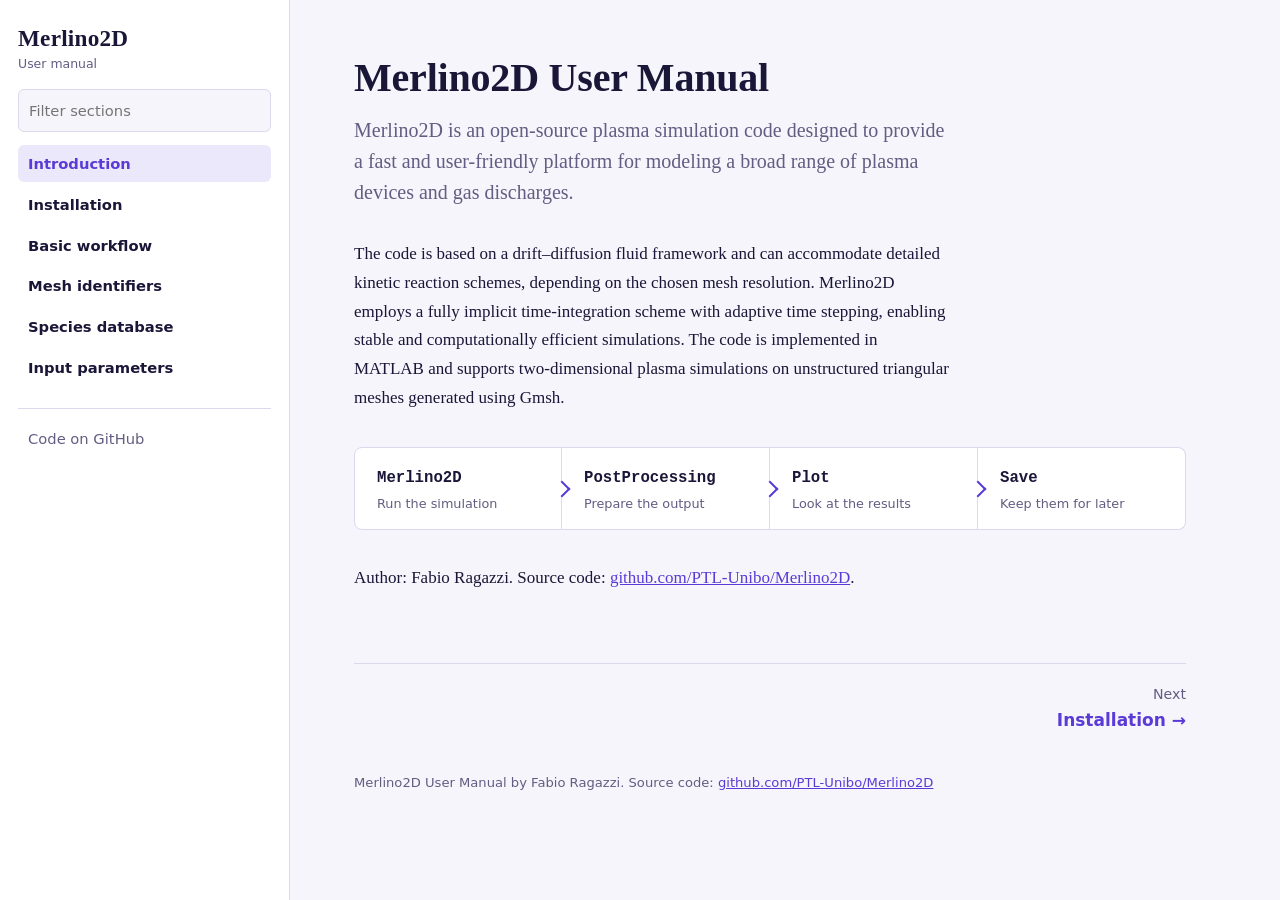
<file: index.html>
<!doctype html>
<html lang="en">
<head>
<meta charset="utf-8">
<meta name="viewport" content="width=device-width, initial-scale=1">
<title>Merlino2D User Manual</title>
<meta name="description" content="User manual for Merlino2D, an open-source MATLAB code for two-dimensional plasma simulation.">
<link rel="stylesheet" href="assets/vendor/katex/katex.min.css">
<link rel="stylesheet" href="assets/style.css">
</head>
<body data-page="index.html">
<header class="topbar"><a href="index.html">Merlino2D</a><button id="menu-btn" type="button" aria-expanded="false" aria-controls="sidebar">Menu</button></header>
<div class="layout">
<aside id="sidebar" aria-label="Site navigation"><noscript><a href="index.html">Introduction</a></noscript></aside>
<main id="content">
<h1>Merlino2D User Manual</h1>
<p class="lede">Merlino2D is an open-source plasma simulation code designed to provide a fast and user-friendly platform for modeling a broad range of plasma devices and gas discharges.</p>
<p>The code is based on a drift–diffusion fluid framework and can accommodate detailed kinetic reaction schemes, depending on the chosen mesh resolution. Merlino2D employs a fully implicit time-integration scheme with adaptive time stepping, enabling stable and computationally efficient simulations. The code is implemented in MATLAB and supports two-dimensional plasma simulations on unstructured triangular meshes generated using Gmsh.</p>
<ol class="pipeline" aria-label="Typical workflow">
<li><a href="basic-workflow.html#core-functions">Merlino2D</a><span>Run the simulation</span></li>
<li><a href="basic-workflow.html#post-processing">PostProcessing</a><span>Prepare the output</span></li>
<li><a href="basic-workflow.html#plot">Plot</a><span>Look at the results</span></li>
<li><a href="basic-workflow.html#save">Save</a><span>Keep them for later</span></li>
</ol>
<p>Author: Fabio Ragazzi. Source code: <a href="https://github.com/PTL-Unibo/Merlino2D">github.com/PTL-Unibo/Merlino2D</a>.</p>
<div class="pager" id="pager"></div>
<footer class="site">Merlino2D User Manual by Fabio Ragazzi. Source code: <a href="https://github.com/PTL-Unibo/Merlino2D">github.com/PTL-Unibo/Merlino2D</a></footer>
</main>
</div>
<script defer src="assets/vendor/katex/katex.min.js"></script>
<script defer src="assets/vendor/katex/auto-render.min.js"></script>
<script defer src="assets/site.js"></script>
</body>
</html>
</file>
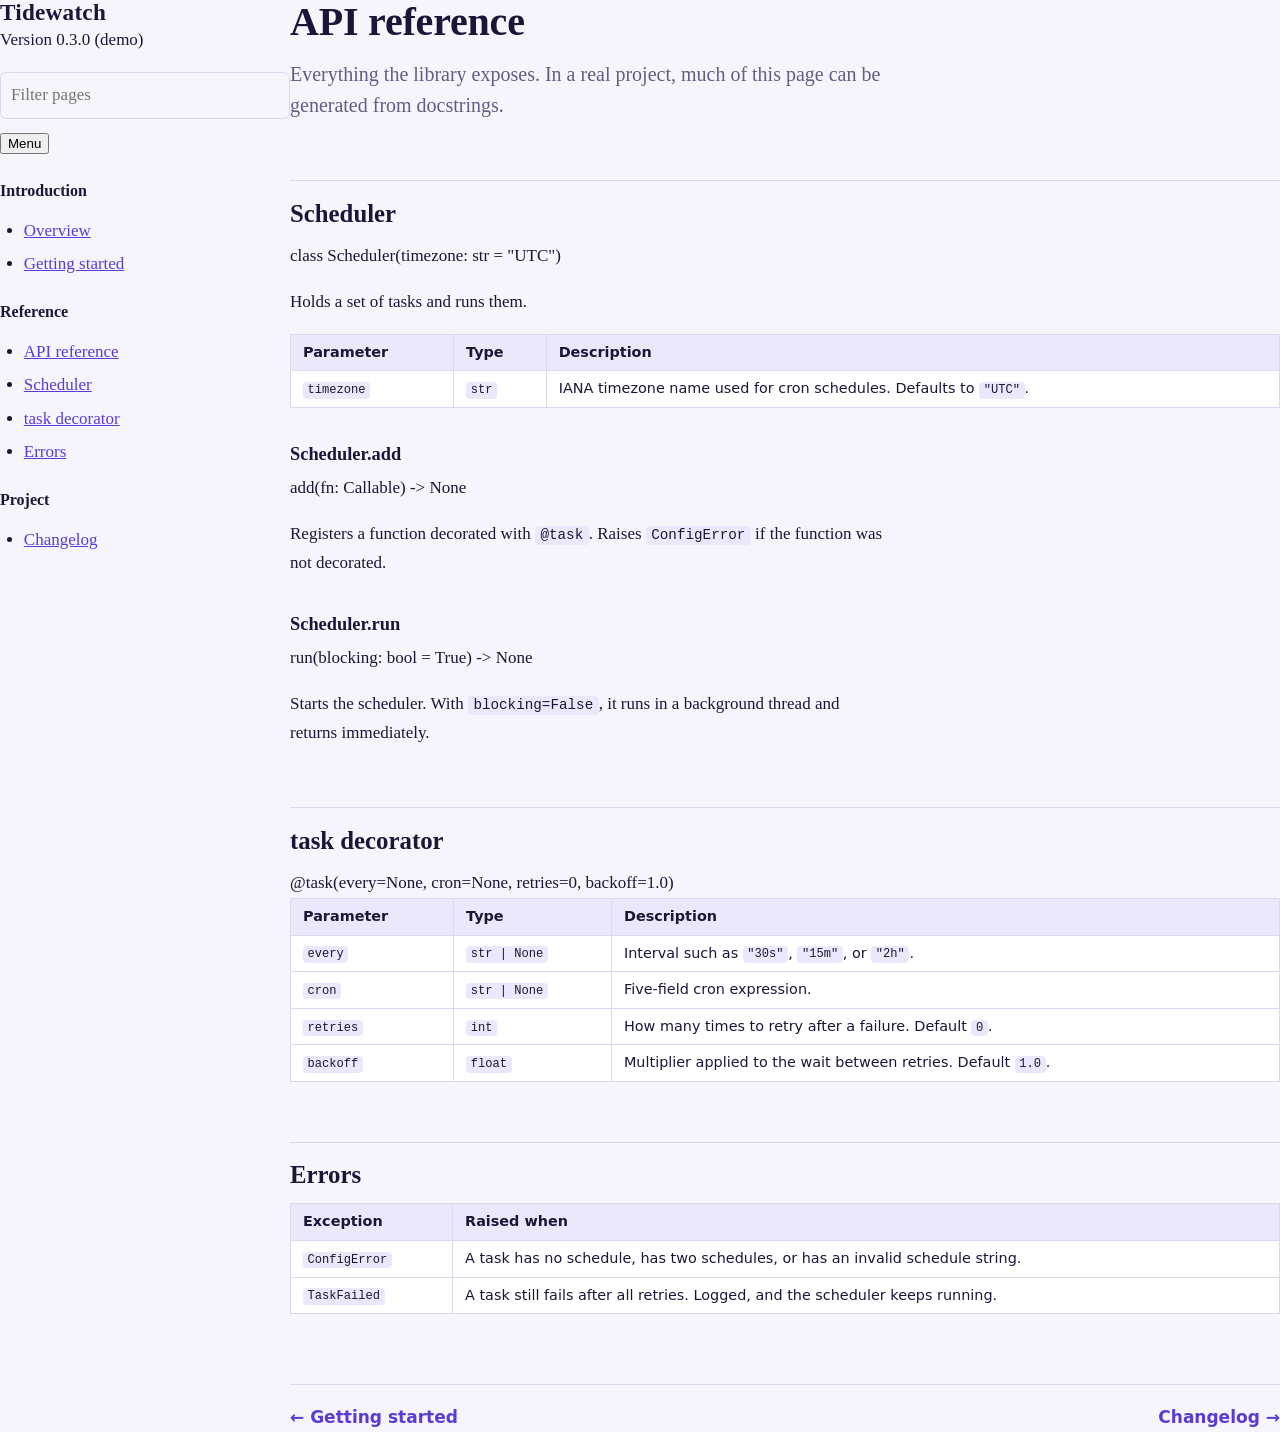
<file: api-reference.html>
<!doctype html>
<html lang="en">
<head>
<meta charset="utf-8">
<meta name="viewport" content="width=device-width, initial-scale=1">
<title>API reference · Tidewatch docs</title>
<link rel="stylesheet" href="assets/style.css">
</head>
<body>
<div class="layout">
  <aside class="sidebar">
    <a class="brand" href="index.html">Tidewatch</a>
    <div class="version">Version 0.3.0 (demo)</div>
    <input id="filter" class="filter" type="search" placeholder="Filter pages" aria-label="Filter pages">
    <button id="menu-btn" class="menu-btn" type="button">Menu</button>
    <nav><h4>Introduction</h4><ul><li class=""><a href="index.html">Overview</a></li><li class=""><a href="getting-started.html">Getting started</a></li></ul><h4>Reference</h4><ul><li class=""><a href="api-reference.html" aria-current="page">API reference</a></li><li class="sub"><a href="api-reference.html#scheduler">Scheduler</a></li><li class="sub"><a href="api-reference.html#task">task decorator</a></li><li class="sub"><a href="api-reference.html#errors">Errors</a></li></ul><h4>Project</h4><ul><li class=""><a href="changelog.html">Changelog</a></li></ul></nav>
  </aside>
  <main>

<h1>API reference</h1>
<p class="lede">Everything the library exposes. In a real project, much of this page can be generated from docstrings.</p>

<h2 id="scheduler">Scheduler</h2>
<div class="sig">class Scheduler(timezone: str = "UTC")</div>
<p>Holds a set of tasks and runs them.</p>
<table>
<tr><th>Parameter</th><th>Type</th><th>Description</th></tr>
<tr><td><code>timezone</code></td><td><code>str</code></td><td>IANA timezone name used for cron schedules. Defaults to <code>"UTC"</code>.</td></tr>
</table>

<h3 id="scheduler-add">Scheduler.add</h3>
<div class="sig">add(fn: Callable) -&gt; None</div>
<p>Registers a function decorated with <code>@task</code>. Raises <code>ConfigError</code> if the function was not decorated.</p>

<h3 id="scheduler-run">Scheduler.run</h3>
<div class="sig">run(blocking: bool = True) -&gt; None</div>
<p>Starts the scheduler. With <code>blocking=False</code>, it runs in a background thread and returns immediately.</p>

<h2 id="task">task decorator</h2>
<div class="sig">@task(every=None, cron=None, retries=0, backoff=1.0)</div>
<table>
<tr><th>Parameter</th><th>Type</th><th>Description</th></tr>
<tr><td><code>every</code></td><td><code>str | None</code></td><td>Interval such as <code>"30s"</code>, <code>"15m"</code>, or <code>"2h"</code>.</td></tr>
<tr><td><code>cron</code></td><td><code>str | None</code></td><td>Five-field cron expression.</td></tr>
<tr><td><code>retries</code></td><td><code>int</code></td><td>How many times to retry after a failure. Default <code>0</code>.</td></tr>
<tr><td><code>backoff</code></td><td><code>float</code></td><td>Multiplier applied to the wait between retries. Default <code>1.0</code>.</td></tr>
</table>

<h2 id="errors">Errors</h2>
<table>
<tr><th>Exception</th><th>Raised when</th></tr>
<tr><td><code>ConfigError</code></td><td>A task has no schedule, has two schedules, or has an invalid schedule string.</td></tr>
<tr><td><code>TaskFailed</code></td><td>A task still fails after all retries. Logged, and the scheduler keeps running.</td></tr>
</table>

    <div class="pager"><a href="getting-started.html">&larr; Getting started</a><a href="changelog.html">Changelog &rarr;</a></div>
  </main>
</div>
<script src="assets/site.js"></script>
</body>
</html>
</file>
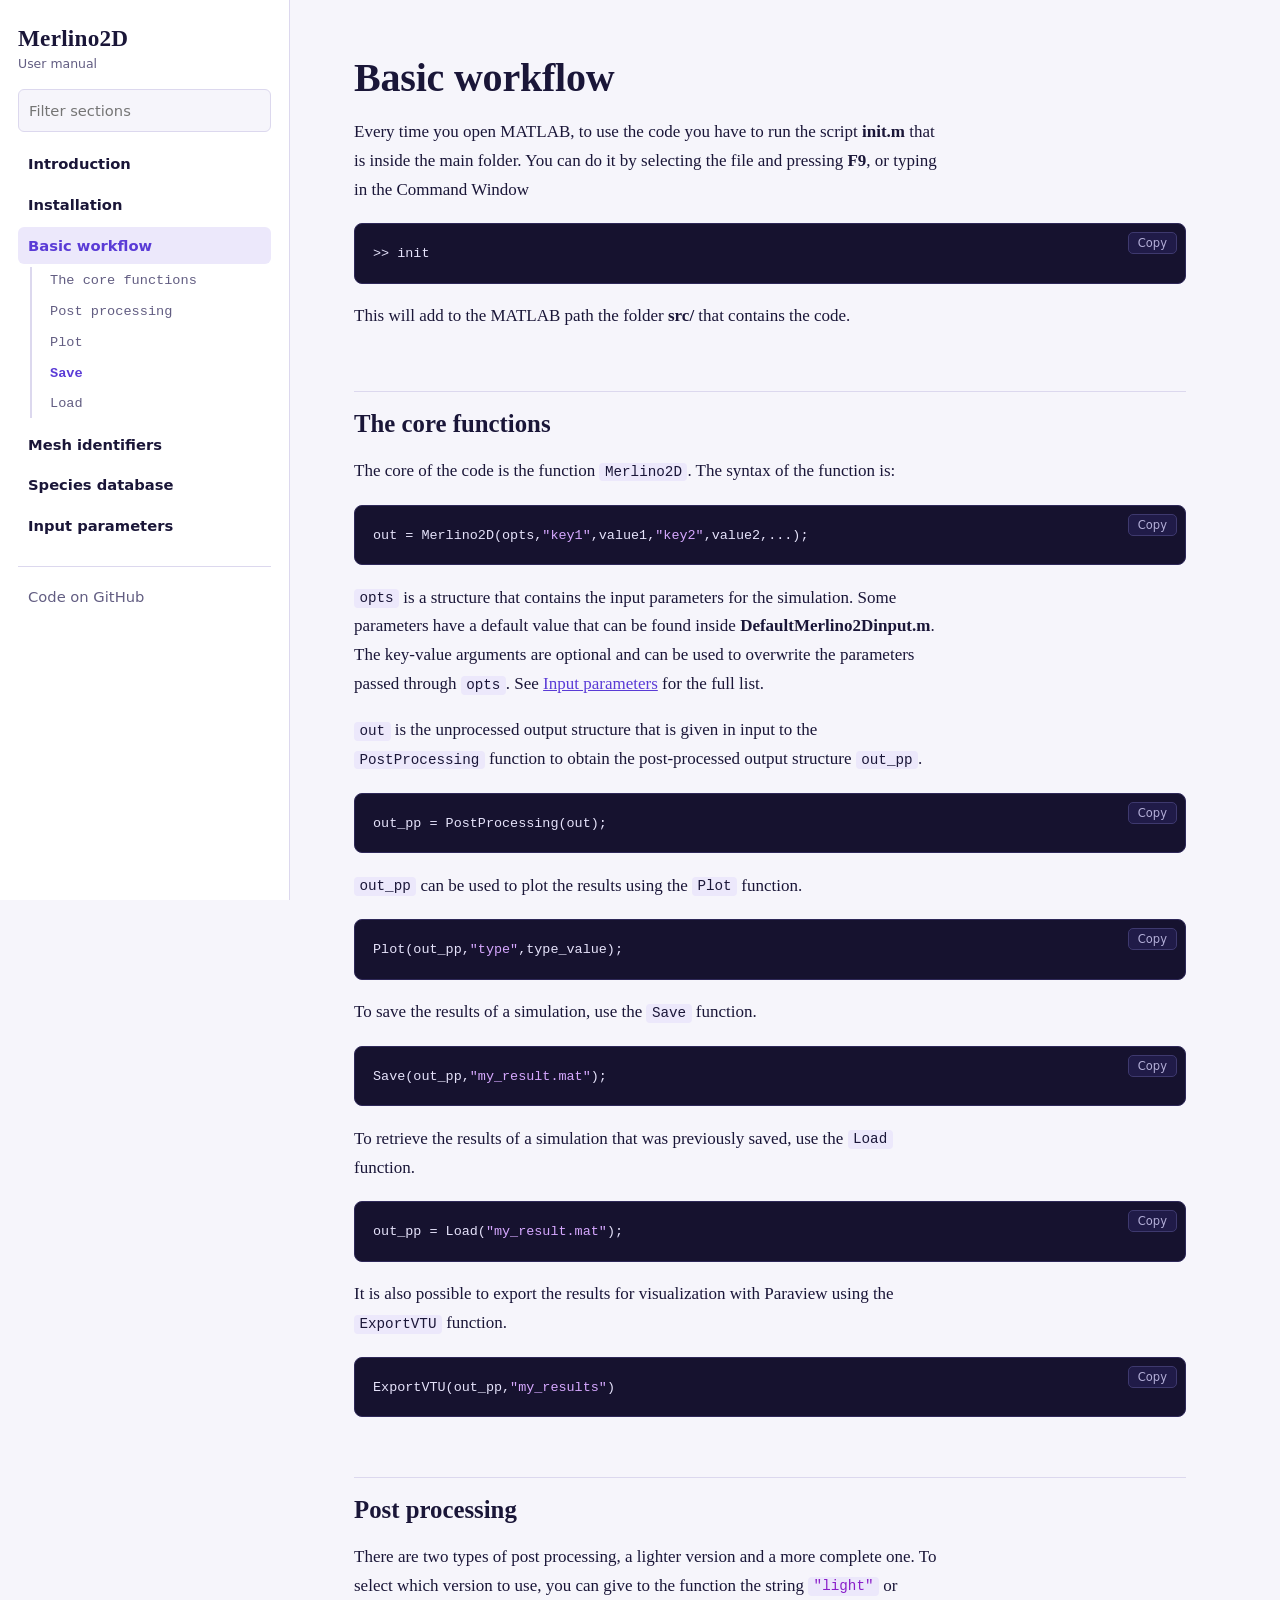
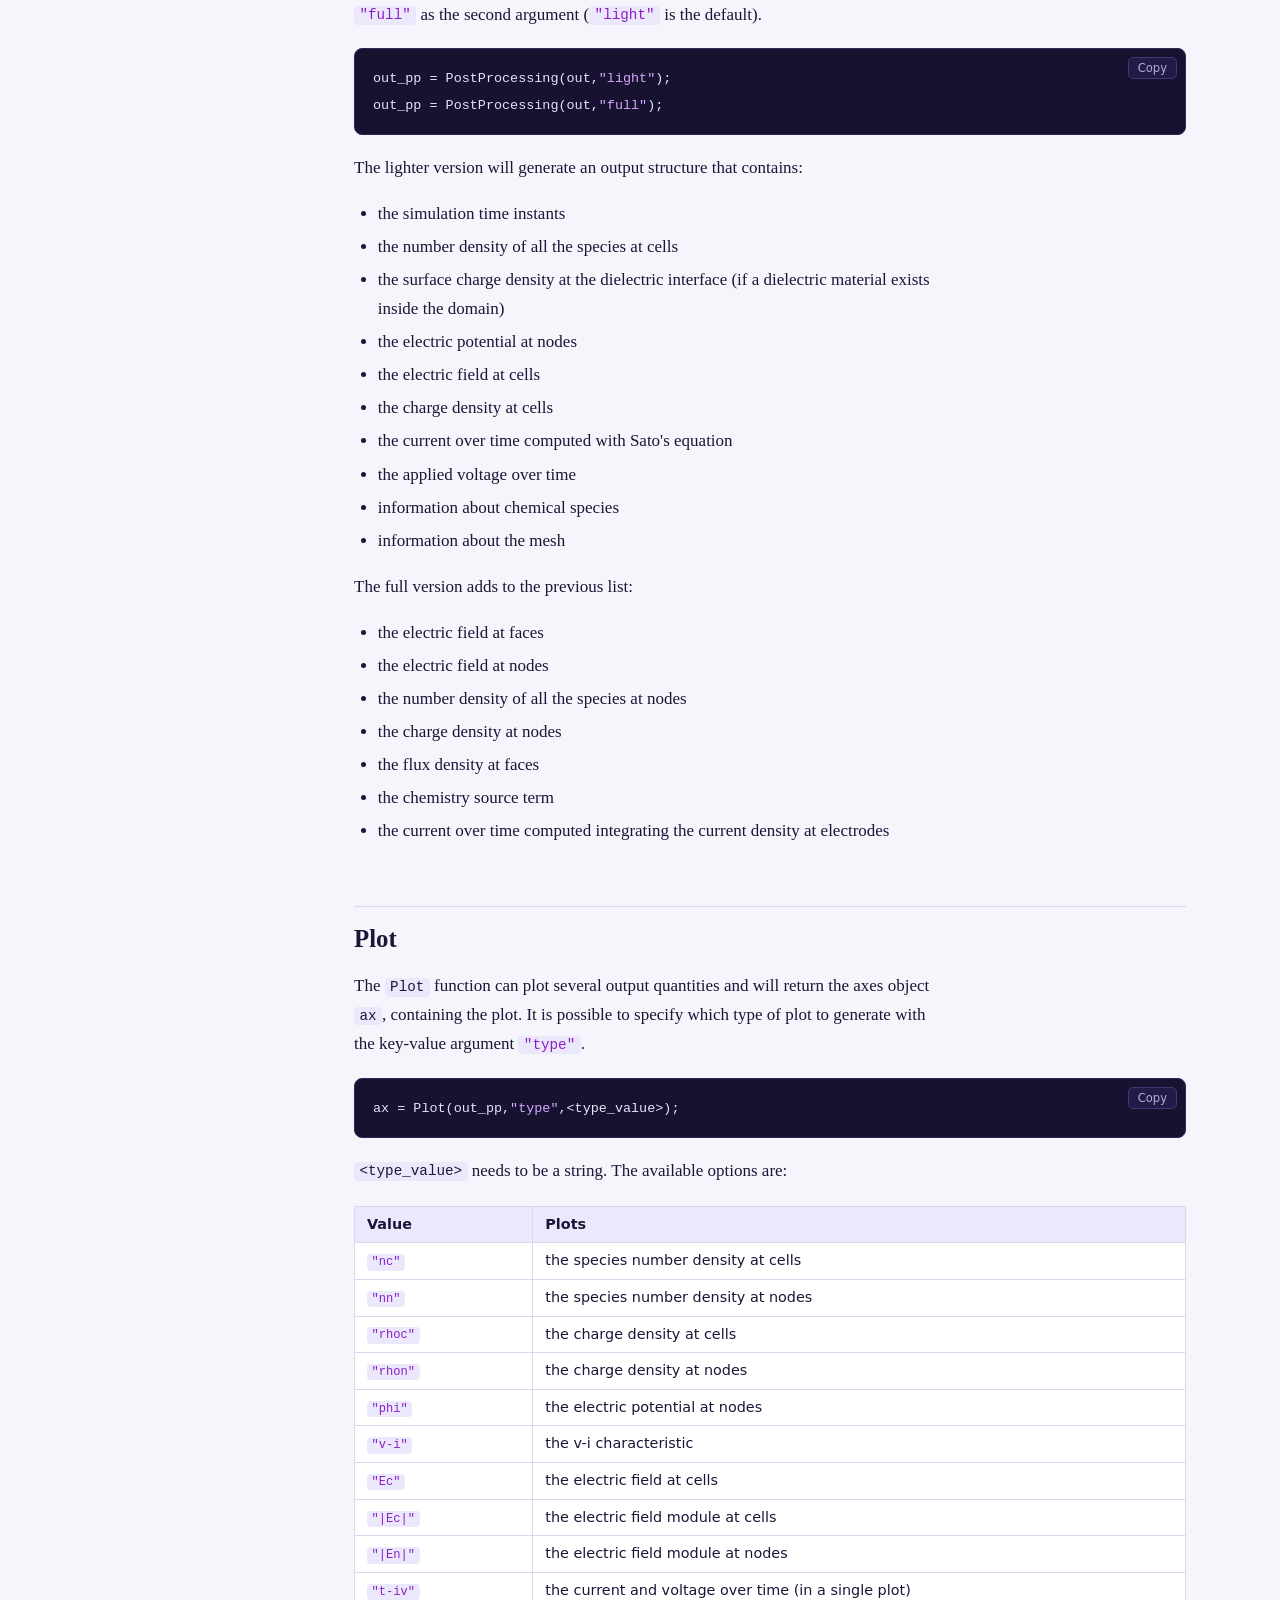
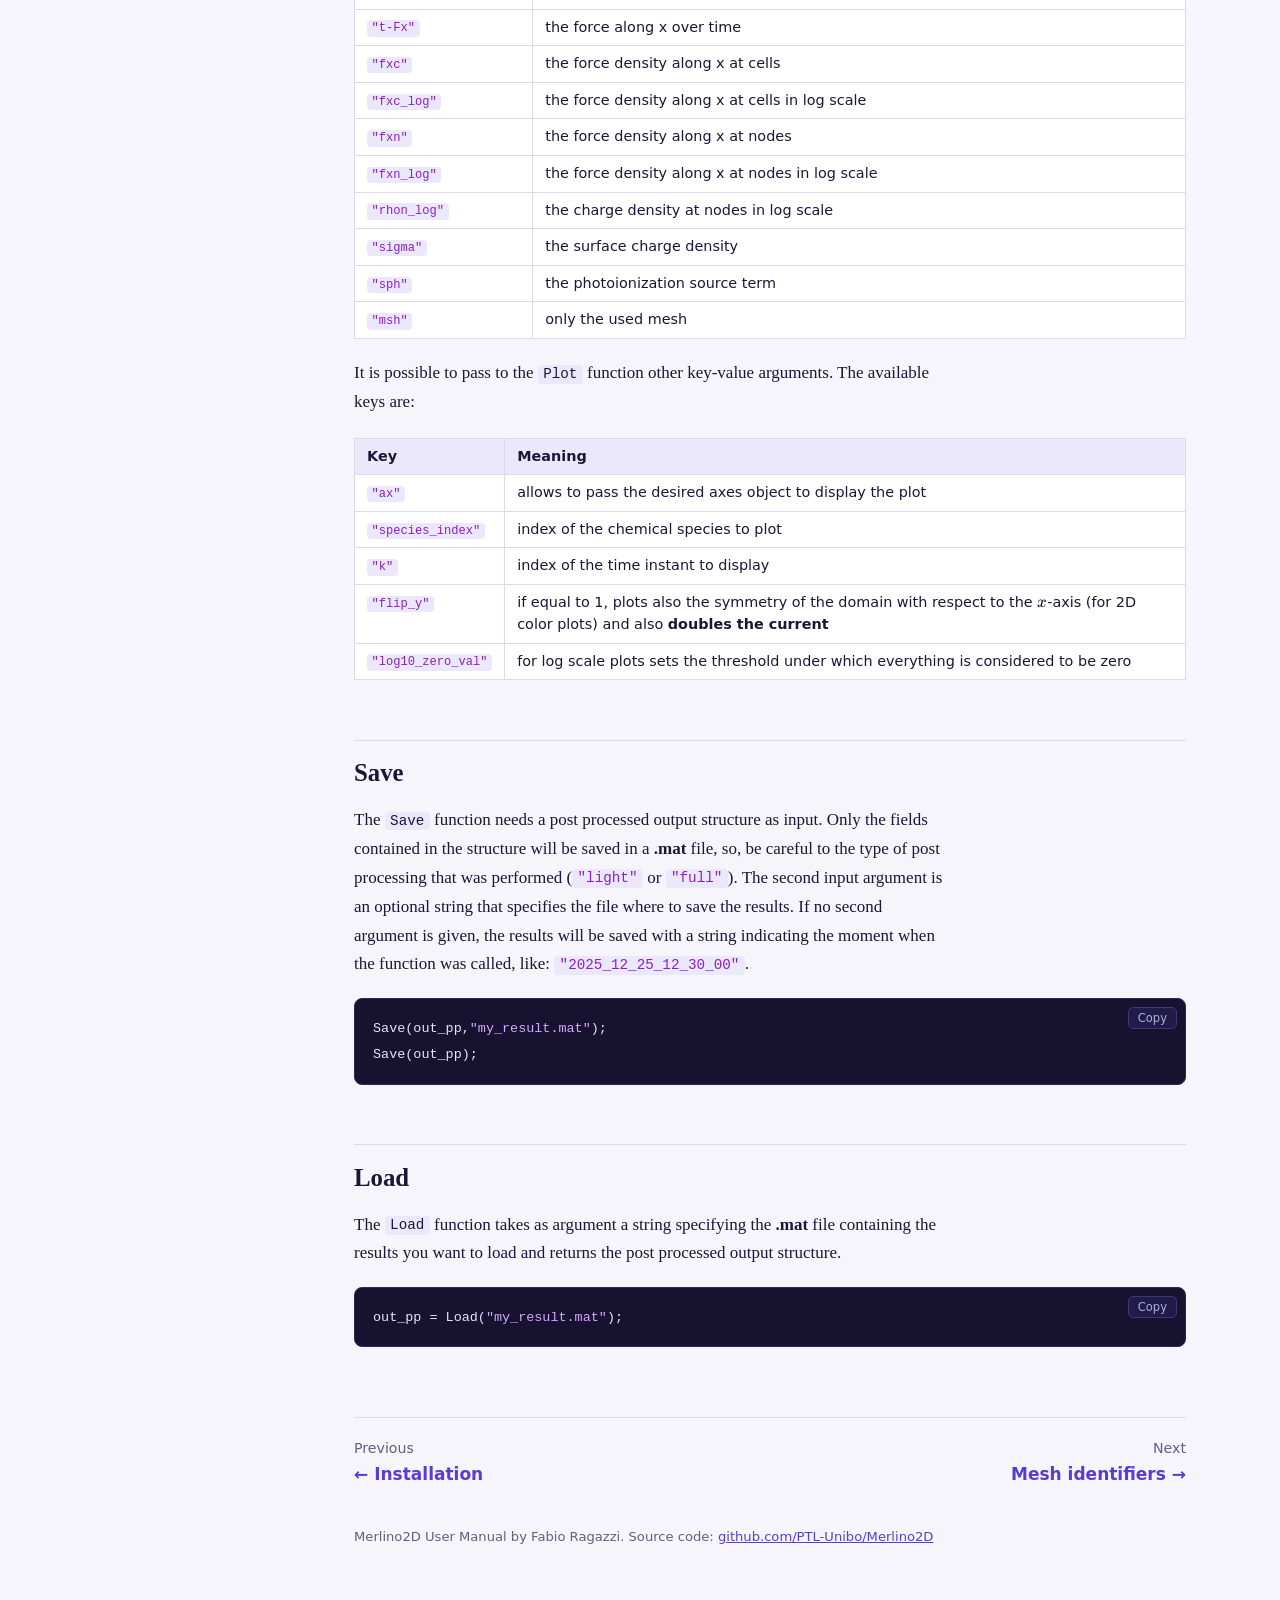
<file: basic-workflow.html>
<!doctype html>
<html lang="en">
<head>
<meta charset="utf-8">
<meta name="viewport" content="width=device-width, initial-scale=1">
<title>Basic workflow · Merlino2D User Manual</title>
<meta name="description" content="The main Merlino2D functions: running, post-processing, plotting, saving and loading.">
<link rel="stylesheet" href="assets/vendor/katex/katex.min.css">
<link rel="stylesheet" href="assets/style.css">
</head>
<body data-page="basic-workflow.html">
<header class="topbar"><a href="index.html">Merlino2D</a><button id="menu-btn" type="button" aria-expanded="false" aria-controls="sidebar">Menu</button></header>
<div class="layout">
<aside id="sidebar" aria-label="Site navigation"><noscript><a href="index.html">Introduction</a></noscript></aside>
<main id="content">
<h1>Basic workflow</h1>
<p>Every time you open MATLAB, to use the code you have to run the script <strong>init.m</strong> that is inside the main folder. You can do it by selecting the file and pressing <strong>F9</strong>, or typing in the Command Window</p>
<pre><code class="language-matlab">&gt;&gt; init</code></pre>
<p>This will add to the MATLAB path the folder <strong>src/</strong> that contains the code.</p>
<h2 id="core-functions">The core functions</h2>
<p>The core of the code is the function <code class="m">Merlino2D</code>. The syntax of the function is:</p>
<pre><code class="language-matlab">out = Merlino2D(opts,"key1",value1,"key2",value2,...);</code></pre>
<p><code class="m">opts</code> is a structure that contains the input parameters for the simulation. Some parameters have a default value that can be found inside <strong>DefaultMerlino2Dinput.m</strong>. The key-value arguments are optional and can be used to overwrite the parameters passed through <code class="m">opts</code>. See <a href="input-parameters.html">Input parameters</a> for the full list.</p>
<p><code class="m">out</code> is the unprocessed output structure that is given in input to the <code class="m">PostProcessing</code> function to obtain the post-processed output structure <code class="m">out_pp</code>.</p>
<pre><code class="language-matlab">out_pp = PostProcessing(out);</code></pre>
<p><code class="m">out_pp</code> can be used to plot the results using the <code class="m">Plot</code> function.</p>
<pre><code class="language-matlab">Plot(out_pp,"type",type_value);</code></pre>
<p>To save the results of a simulation, use the <code class="m">Save</code> function.</p>
<pre><code class="language-matlab">Save(out_pp,"my_result.mat");</code></pre>
<p>To retrieve the results of a simulation that was previously saved, use the <code class="m">Load</code> function.</p>
<pre><code class="language-matlab">out_pp = Load("my_result.mat");</code></pre>
<p>It is also possible to export the results for visualization with Paraview using the <code class="m">ExportVTU</code> function.</p>
<pre><code class="language-matlab">ExportVTU(out_pp,"my_results")</code></pre>
<h2 id="post-processing">Post processing</h2>
<p>There are two types of post processing, a lighter version and a more complete one. To select which version to use, you can give to the function the string <code class="m">"light"</code> or <code class="m">"full"</code> as the second argument (<code class="m">"light"</code> is the default).</p>
<pre><code class="language-matlab">out_pp = PostProcessing(out,"light");
out_pp = PostProcessing(out,"full");</code></pre>
<p>The lighter version will generate an output structure that contains:</p>
<ul><li>the simulation time instants</li><li>the number density of all the species at cells</li><li>the surface charge density at the dielectric interface (if a dielectric material exists inside the domain)</li><li>the electric potential at nodes</li><li>the electric field at cells</li><li>the charge density at cells</li><li>the current over time computed with Sato's equation</li><li>the applied voltage over time</li><li>information about chemical species</li><li>information about the mesh</li></ul>
<p>The full version adds to the previous list:</p>
<ul><li>the electric field at faces</li><li>the electric field at nodes</li><li>the number density of all the species at nodes</li><li>the charge density at nodes</li><li>the flux density at faces</li><li>the chemistry source term</li><li>the current over time computed integrating the current density at electrodes</li></ul>
<h2 id="plot">Plot</h2>
<p>The <code class="m">Plot</code> function can plot several output quantities and will return the axes object <code class="m">ax</code>, containing the plot. It is possible to specify which type of plot to generate with the key-value argument <code class="m">"type"</code>.</p>
<pre><code class="language-matlab">ax = Plot(out_pp,"type",&lt;type_value&gt;);</code></pre>
<p><code class="m">&lt;type_value&gt;</code> needs to be a string. The available options are:</p>
<div class='table-wrap'><table><thead><tr><th>Value</th><th>Plots</th></tr></thead><tbody><tr><td><code class="m">"nc"</code></td><td>the species number density at cells</td></tr><tr><td><code class="m">"nn"</code></td><td>the species number density at nodes</td></tr><tr><td><code class="m">"rhoc"</code></td><td>the charge density at cells</td></tr><tr><td><code class="m">"rhon"</code></td><td>the charge density at nodes</td></tr><tr><td><code class="m">"phi"</code></td><td>the electric potential at nodes</td></tr><tr><td><code class="m">"v-i"</code></td><td>the v-i characteristic</td></tr><tr><td><code class="m">"Ec"</code></td><td>the electric field at cells</td></tr><tr><td><code class="m">"|Ec|"</code></td><td>the electric field module at cells</td></tr><tr><td><code class="m">"|En|"</code></td><td>the electric field module at nodes</td></tr><tr><td><code class="m">"t-iv"</code></td><td>the current and voltage over time (in a single plot)</td></tr><tr><td><code class="m">"t-Fx"</code></td><td>the force along x over time</td></tr><tr><td><code class="m">"fxc"</code></td><td>the force density along x at cells</td></tr><tr><td><code class="m">"fxc_log"</code></td><td>the force density along x at cells in log scale</td></tr><tr><td><code class="m">"fxn"</code></td><td>the force density along x at nodes</td></tr><tr><td><code class="m">"fxn_log"</code></td><td>the force density along x at nodes in log scale</td></tr><tr><td><code class="m">"rhon_log"</code></td><td>the charge density at nodes in log scale</td></tr><tr><td><code class="m">"sigma"</code></td><td>the surface charge density</td></tr><tr><td><code class="m">"sph"</code></td><td>the photoionization source term</td></tr><tr><td><code class="m">"msh"</code></td><td>only the used mesh</td></tr></tbody></table></div>
<p>It is possible to pass to the <code class="m">Plot</code> function other key-value arguments. The available keys are:</p>
<div class='table-wrap'><table><thead><tr><th>Key</th><th>Meaning</th></tr></thead><tbody><tr><td><code class="m">"ax"</code></td><td>allows to pass the desired axes object to display the plot</td></tr><tr><td><code class="m">"species_index"</code></td><td>index of the chemical species to plot</td></tr><tr><td><code class="m">"k"</code></td><td>index of the time instant to display</td></tr><tr><td><code class="m">"flip_y"</code></td><td>if equal to 1, plots also the symmetry of the domain with respect to the \(x\)-axis (for 2D color plots) and also <strong>doubles the current</strong></td></tr><tr><td><code class="m">"log10_zero_val"</code></td><td>for log scale plots sets the threshold under which everything is considered to be zero</td></tr></tbody></table></div>
<h2 id="save">Save</h2>
<p>The <code class="m">Save</code> function needs a post processed output structure as input. Only the fields contained in the structure will be saved in a <strong>.mat</strong> file, so, be careful to the type of post processing that was performed (<code class="m">"light"</code> or <code class="m">"full"</code>). The second input argument is an optional string that specifies the file where to save the results. If no second argument is given, the results will be saved with a string indicating the moment when the function was called, like: <code class="m">"2025_12_25_12_30_00"</code>.</p>
<pre><code class="language-matlab">Save(out_pp,"my_result.mat");
Save(out_pp);</code></pre>
<h2 id="load">Load</h2>
<p>The <code class="m">Load</code> function takes as argument a string specifying the <strong>.mat</strong> file containing the results you want to load and returns the post processed output structure.</p>
<pre><code class="language-matlab">out_pp = Load("my_result.mat");</code></pre>
<div class="pager" id="pager"></div>
<footer class="site">Merlino2D User Manual by Fabio Ragazzi. Source code: <a href="https://github.com/PTL-Unibo/Merlino2D">github.com/PTL-Unibo/Merlino2D</a></footer>
</main>
</div>
<script defer src="assets/vendor/katex/katex.min.js"></script>
<script defer src="assets/vendor/katex/auto-render.min.js"></script>
<script defer src="assets/site.js"></script>
</body>
</html>
</file>
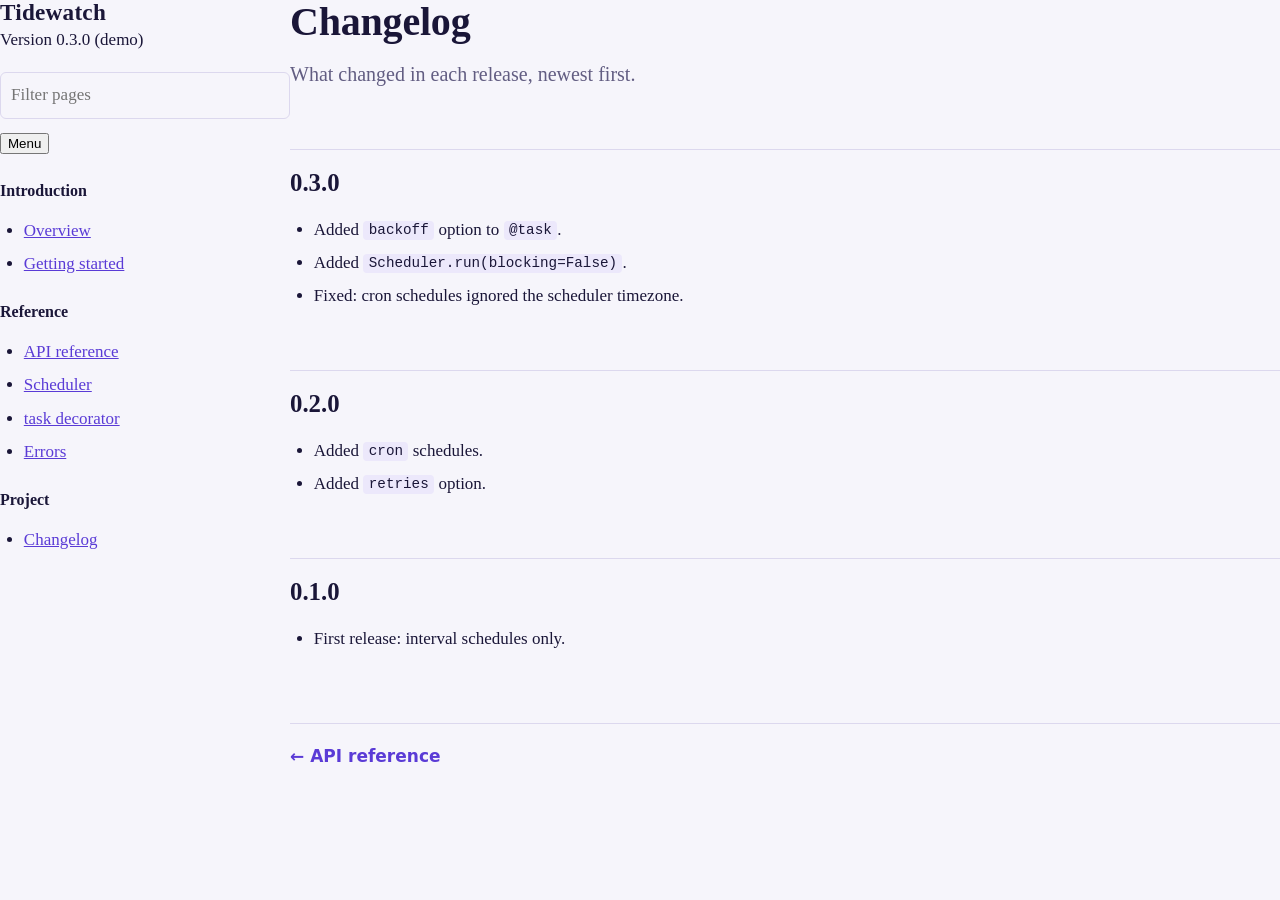
<file: changelog.html>
<!doctype html>
<html lang="en">
<head>
<meta charset="utf-8">
<meta name="viewport" content="width=device-width, initial-scale=1">
<title>Changelog · Tidewatch docs</title>
<link rel="stylesheet" href="assets/style.css">
</head>
<body>
<div class="layout">
  <aside class="sidebar">
    <a class="brand" href="index.html">Tidewatch</a>
    <div class="version">Version 0.3.0 (demo)</div>
    <input id="filter" class="filter" type="search" placeholder="Filter pages" aria-label="Filter pages">
    <button id="menu-btn" class="menu-btn" type="button">Menu</button>
    <nav><h4>Introduction</h4><ul><li class=""><a href="index.html">Overview</a></li><li class=""><a href="getting-started.html">Getting started</a></li></ul><h4>Reference</h4><ul><li class=""><a href="api-reference.html">API reference</a></li><li class="sub"><a href="api-reference.html#scheduler">Scheduler</a></li><li class="sub"><a href="api-reference.html#task">task decorator</a></li><li class="sub"><a href="api-reference.html#errors">Errors</a></li></ul><h4>Project</h4><ul><li class=""><a href="changelog.html" aria-current="page">Changelog</a></li></ul></nav>
  </aside>
  <main>

<h1>Changelog</h1>
<p class="lede">What changed in each release, newest first.</p>

<h2 id="v0-3-0">0.3.0</h2>
<ul>
<li>Added <code>backoff</code> option to <code>@task</code>.</li>
<li>Added <code>Scheduler.run(blocking=False)</code>.</li>
<li>Fixed: cron schedules ignored the scheduler timezone.</li>
</ul>

<h2 id="v0-2-0">0.2.0</h2>
<ul>
<li>Added <code>cron</code> schedules.</li>
<li>Added <code>retries</code> option.</li>
</ul>

<h2 id="v0-1-0">0.1.0</h2>
<ul><li>First release: interval schedules only.</li></ul>

    <div class="pager"><a href="api-reference.html">&larr; API reference</a><span></span></div>
  </main>
</div>
<script src="assets/site.js"></script>
</body>
</html>
</file>
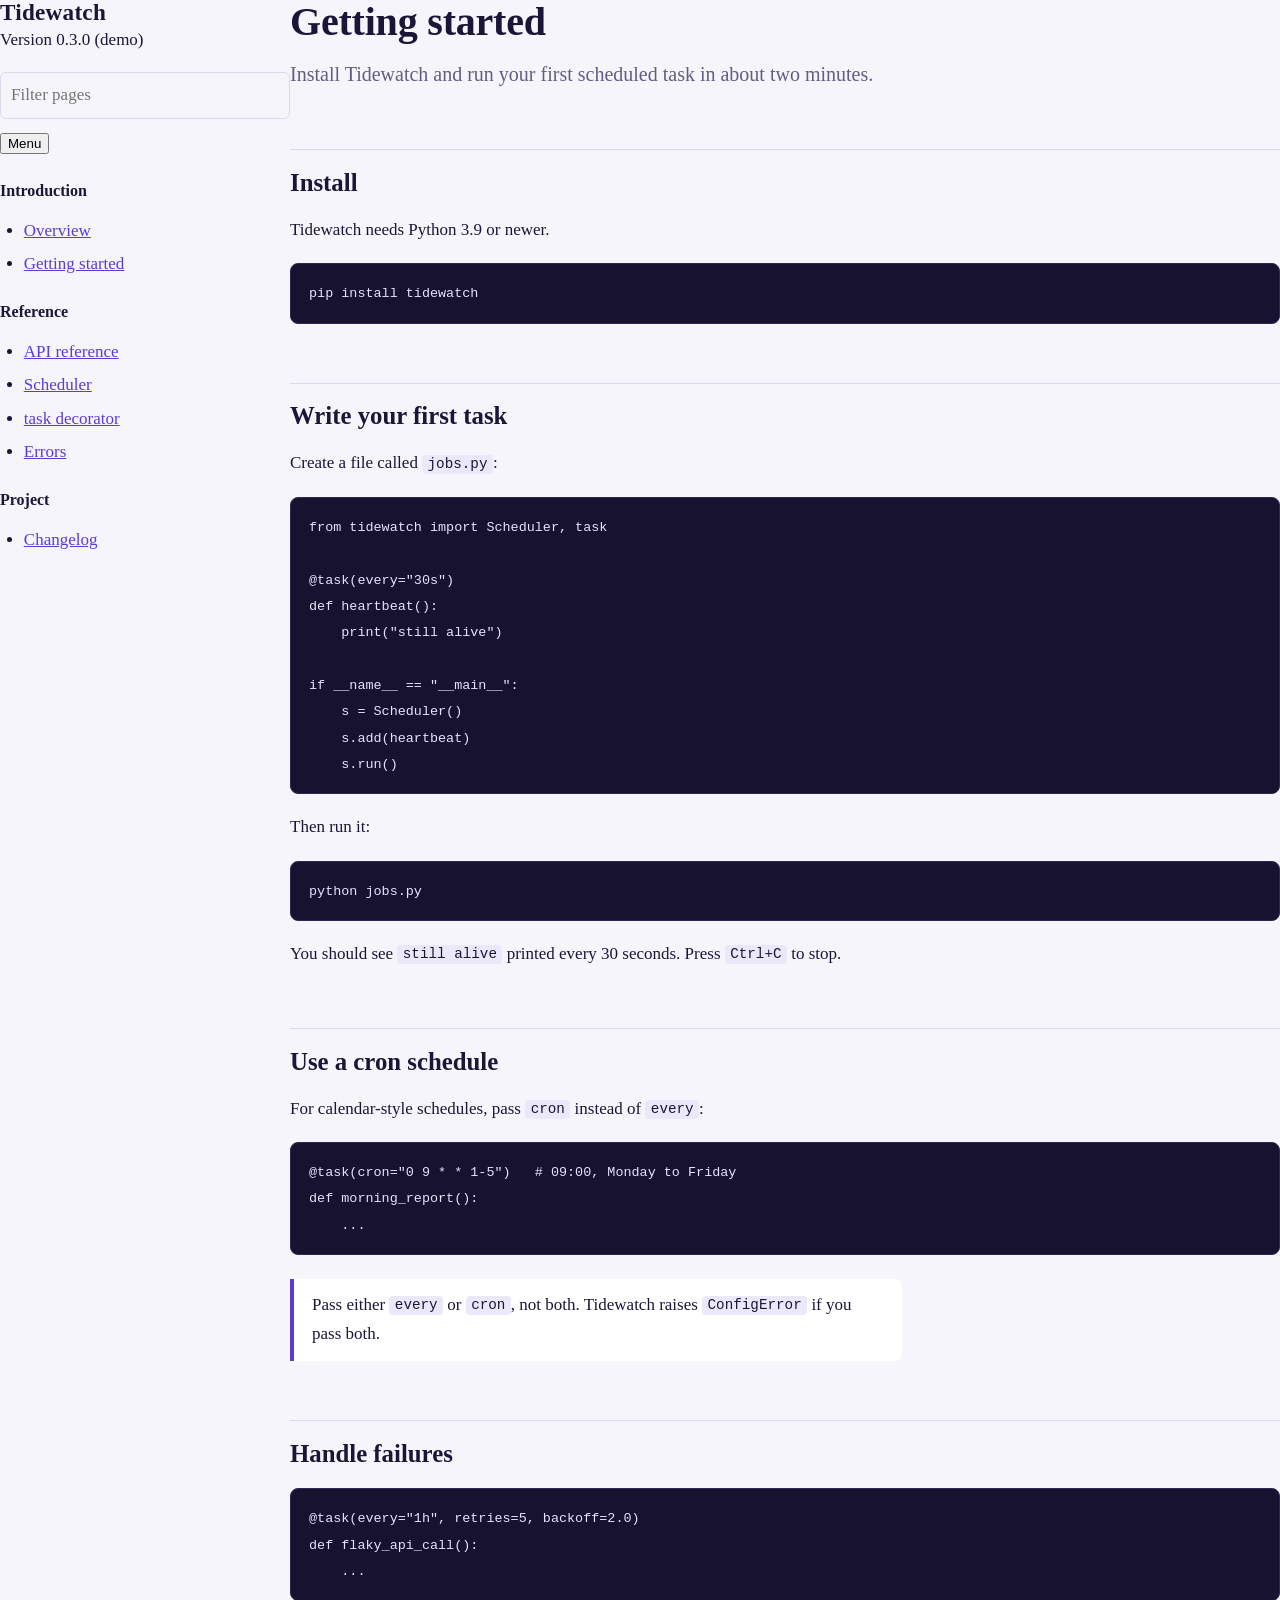
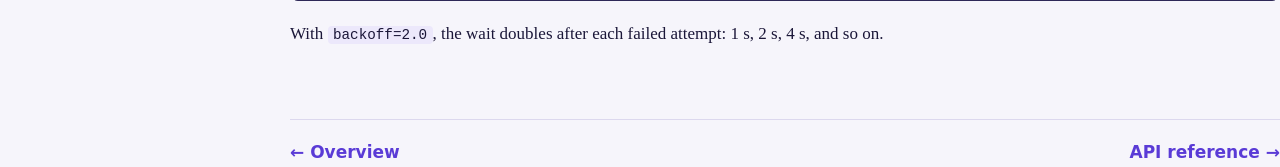
<file: getting-started.html>
<!doctype html>
<html lang="en">
<head>
<meta charset="utf-8">
<meta name="viewport" content="width=device-width, initial-scale=1">
<title>Getting started · Tidewatch docs</title>
<link rel="stylesheet" href="assets/style.css">
</head>
<body>
<div class="layout">
  <aside class="sidebar">
    <a class="brand" href="index.html">Tidewatch</a>
    <div class="version">Version 0.3.0 (demo)</div>
    <input id="filter" class="filter" type="search" placeholder="Filter pages" aria-label="Filter pages">
    <button id="menu-btn" class="menu-btn" type="button">Menu</button>
    <nav><h4>Introduction</h4><ul><li class=""><a href="index.html">Overview</a></li><li class=""><a href="getting-started.html" aria-current="page">Getting started</a></li></ul><h4>Reference</h4><ul><li class=""><a href="api-reference.html">API reference</a></li><li class="sub"><a href="api-reference.html#scheduler">Scheduler</a></li><li class="sub"><a href="api-reference.html#task">task decorator</a></li><li class="sub"><a href="api-reference.html#errors">Errors</a></li></ul><h4>Project</h4><ul><li class=""><a href="changelog.html">Changelog</a></li></ul></nav>
  </aside>
  <main>

<h1>Getting started</h1>
<p class="lede">Install Tidewatch and run your first scheduled task in about two minutes.</p>

<h2 id="install">Install</h2>
<p>Tidewatch needs Python 3.9 or newer.</p>
<pre><code class="language-bash">pip install tidewatch</code></pre>

<h2 id="first-task">Write your first task</h2>
<p>Create a file called <code>jobs.py</code>:</p>
<pre><code class="language-python">from tidewatch import Scheduler, task

@task(every="30s")
def heartbeat():
    print("still alive")

if __name__ == "__main__":
    s = Scheduler()
    s.add(heartbeat)
    s.run()</code></pre>
<p>Then run it:</p>
<pre><code class="language-bash">python jobs.py</code></pre>
<p>You should see <code>still alive</code> printed every 30 seconds. Press <code>Ctrl+C</code> to stop.</p>

<h2 id="cron">Use a cron schedule</h2>
<p>For calendar-style schedules, pass <code>cron</code> instead of <code>every</code>:</p>
<pre><code class="language-python">@task(cron="0 9 * * 1-5")   # 09:00, Monday to Friday
def morning_report():
    ...</code></pre>
<p class="note">Pass either <code>every</code> or <code>cron</code>, not both. Tidewatch raises <code>ConfigError</code> if you pass both.</p>

<h2 id="retries">Handle failures</h2>
<pre><code class="language-python">@task(every="1h", retries=5, backoff=2.0)
def flaky_api_call():
    ...</code></pre>
<p>With <code>backoff=2.0</code>, the wait doubles after each failed attempt: 1 s, 2 s, 4 s, and so on.</p>

    <div class="pager"><a href="index.html">&larr; Overview</a><a href="api-reference.html">API reference &rarr;</a></div>
  </main>
</div>
<script src="assets/site.js"></script>
</body>
</html>
</file>
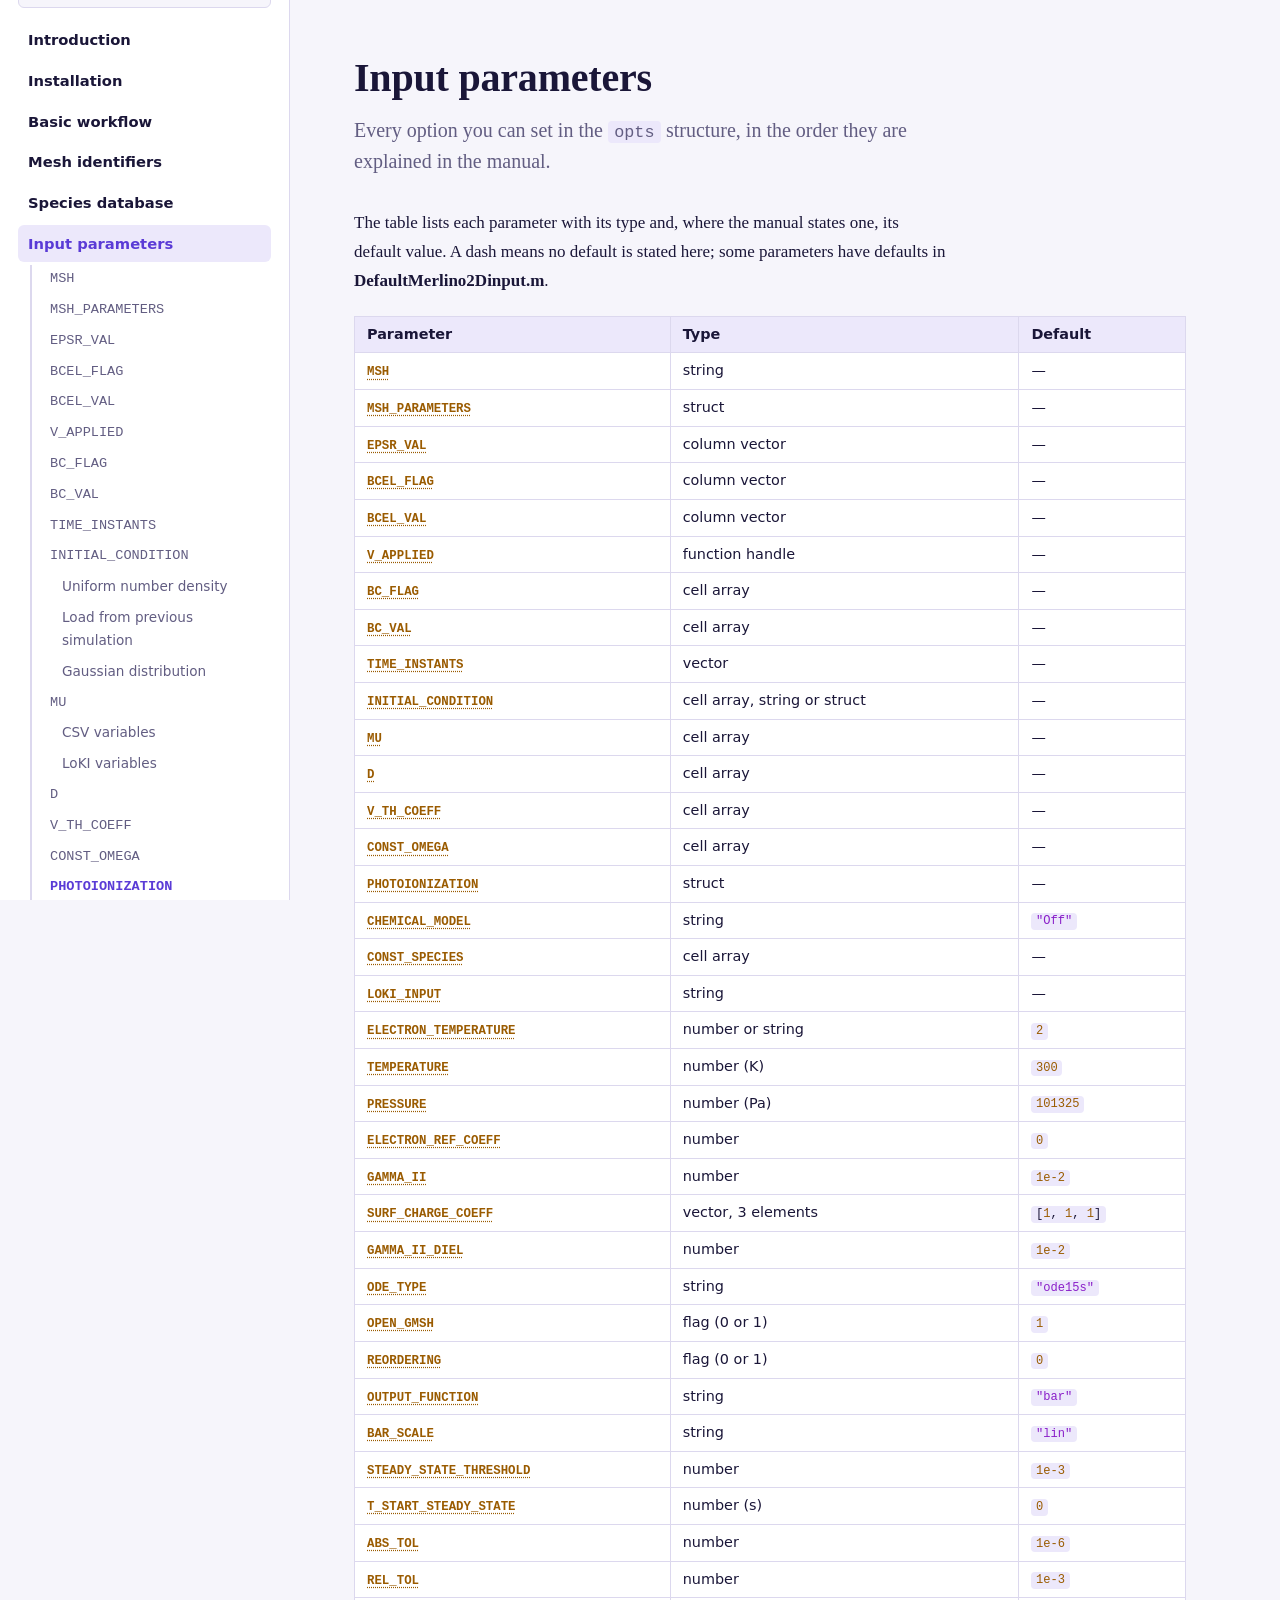
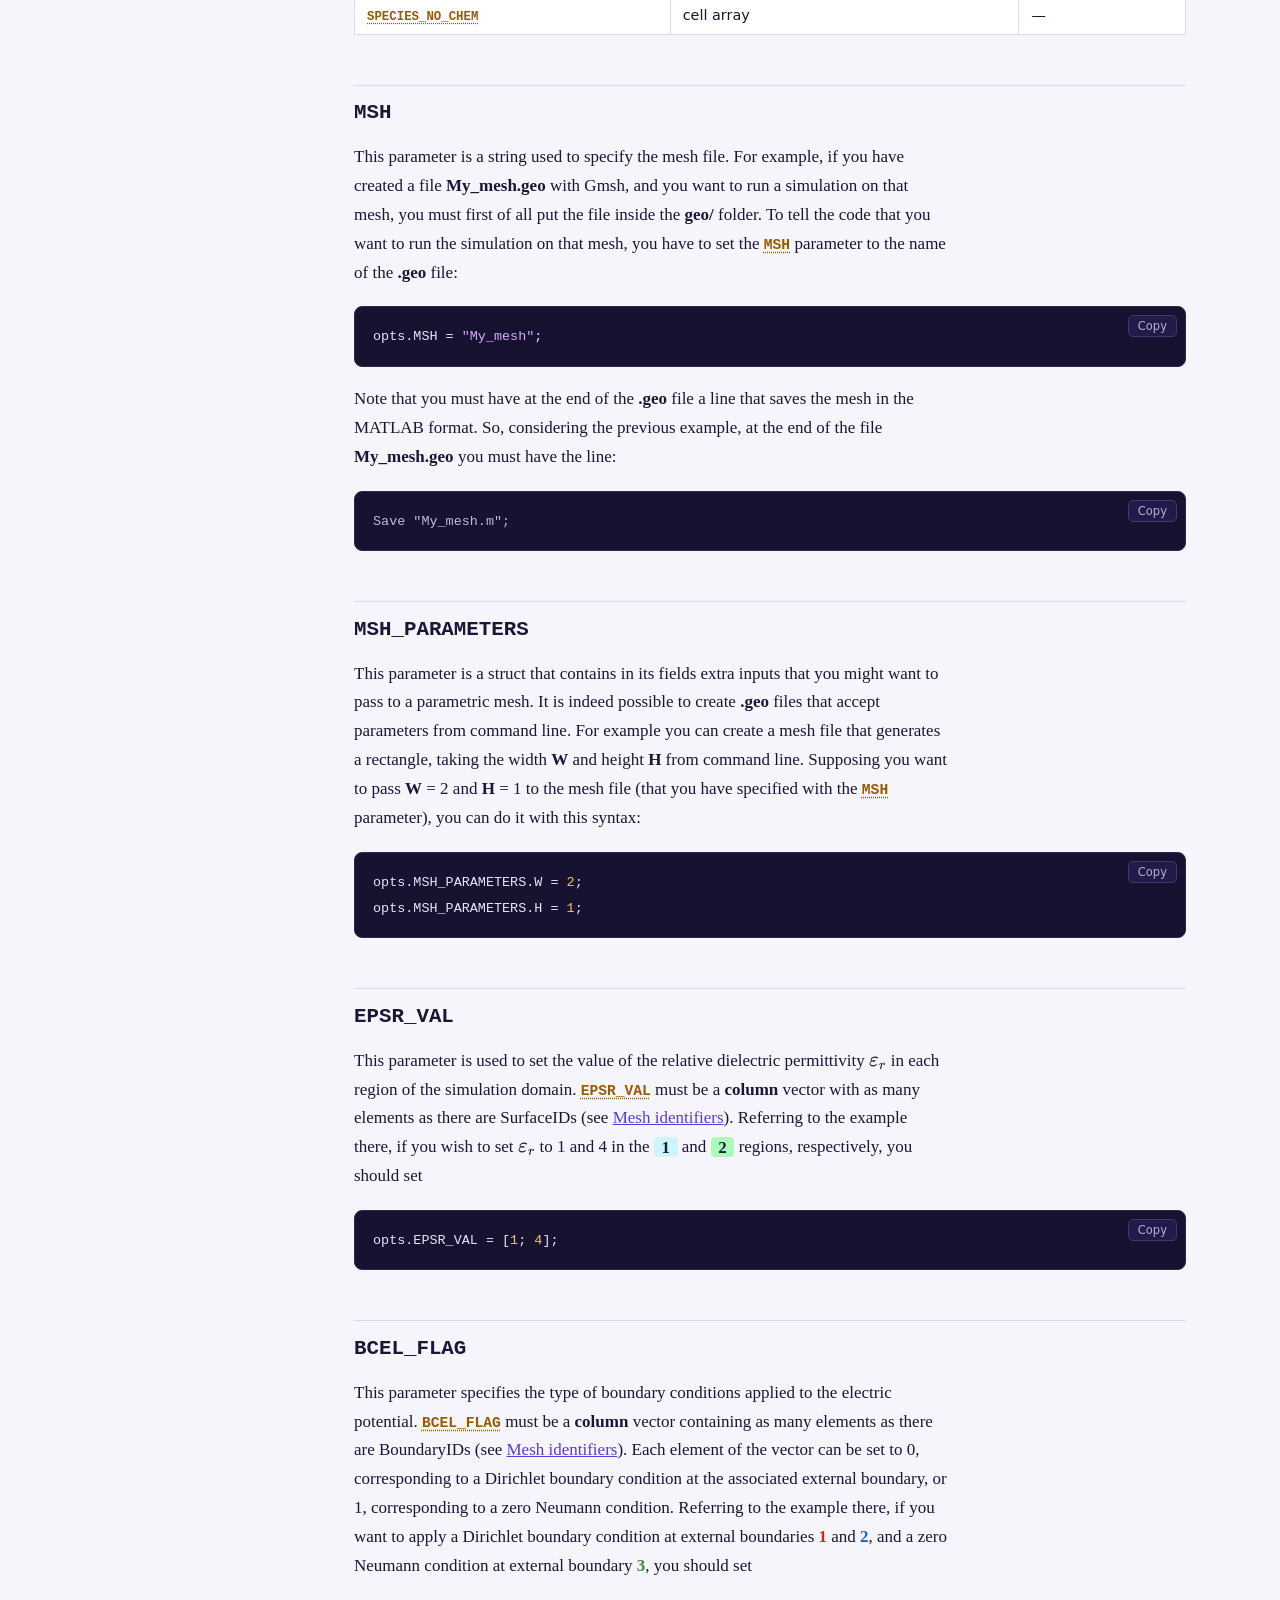
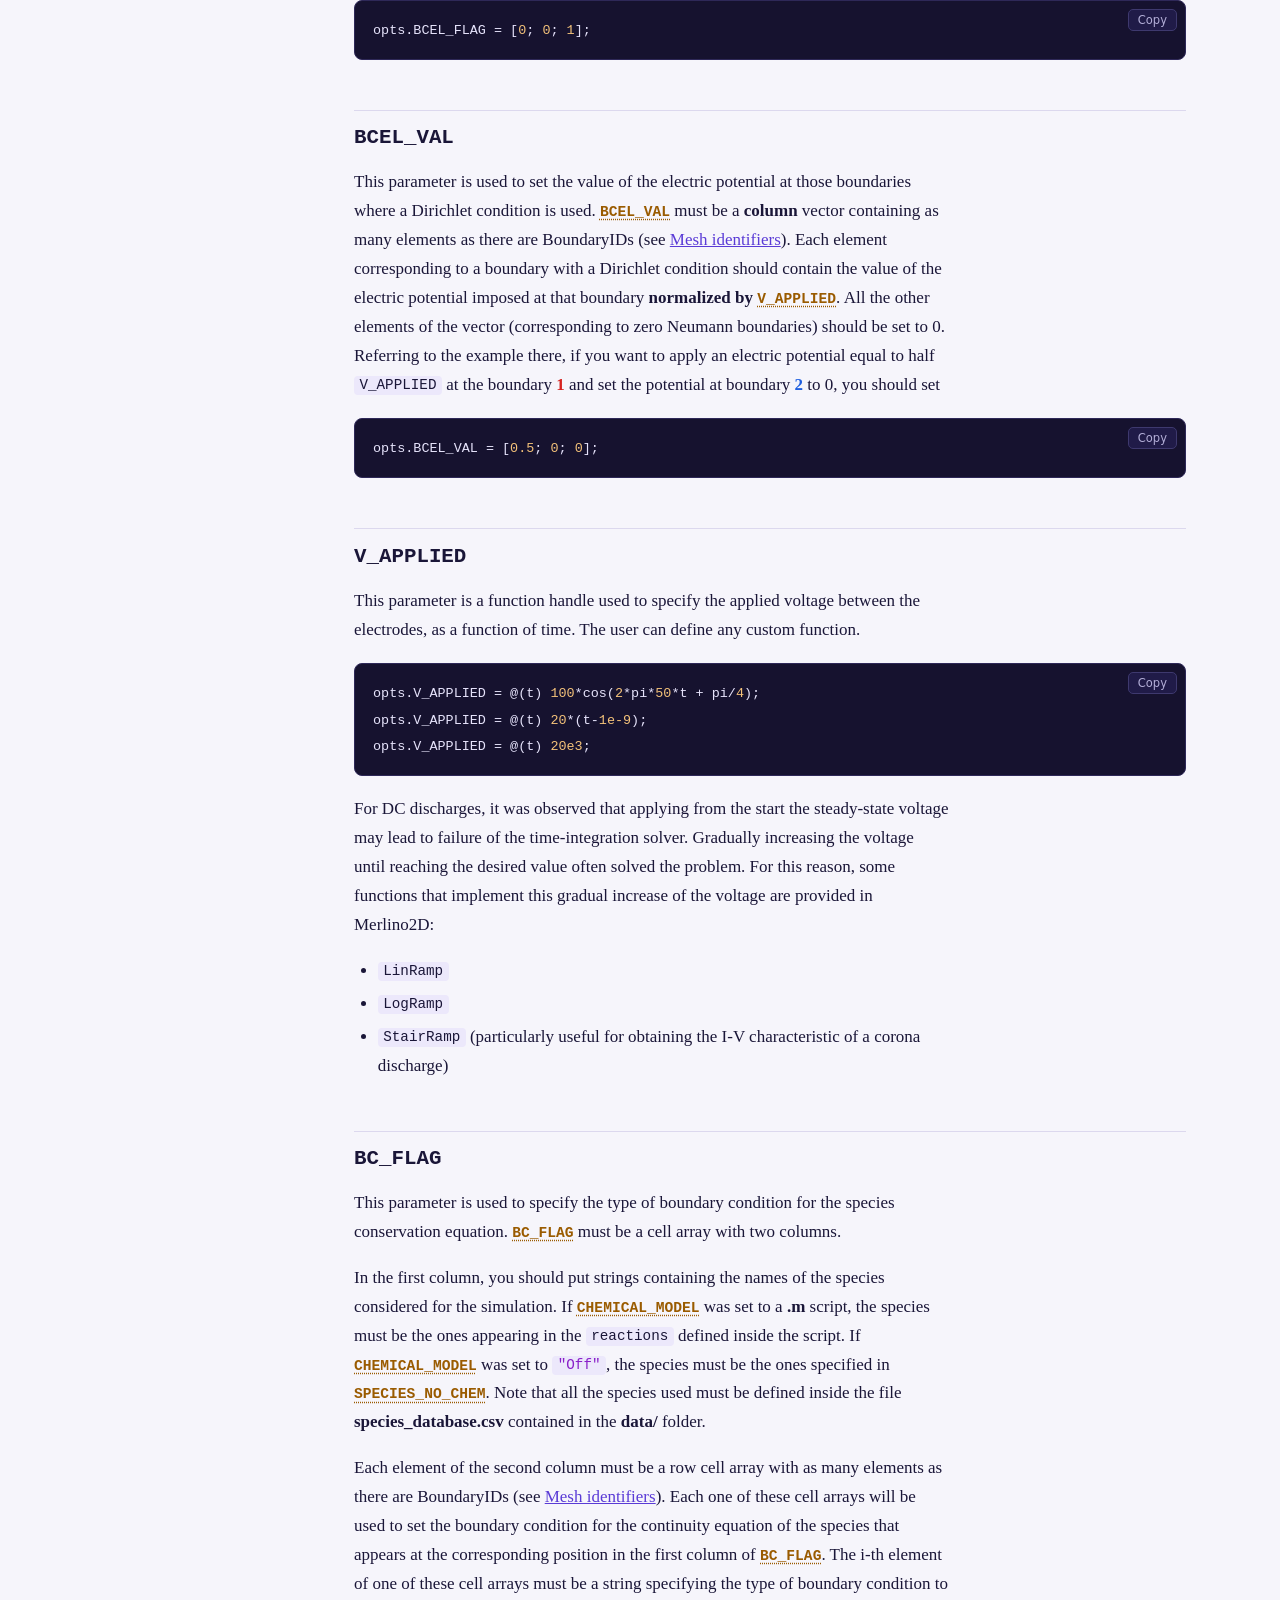
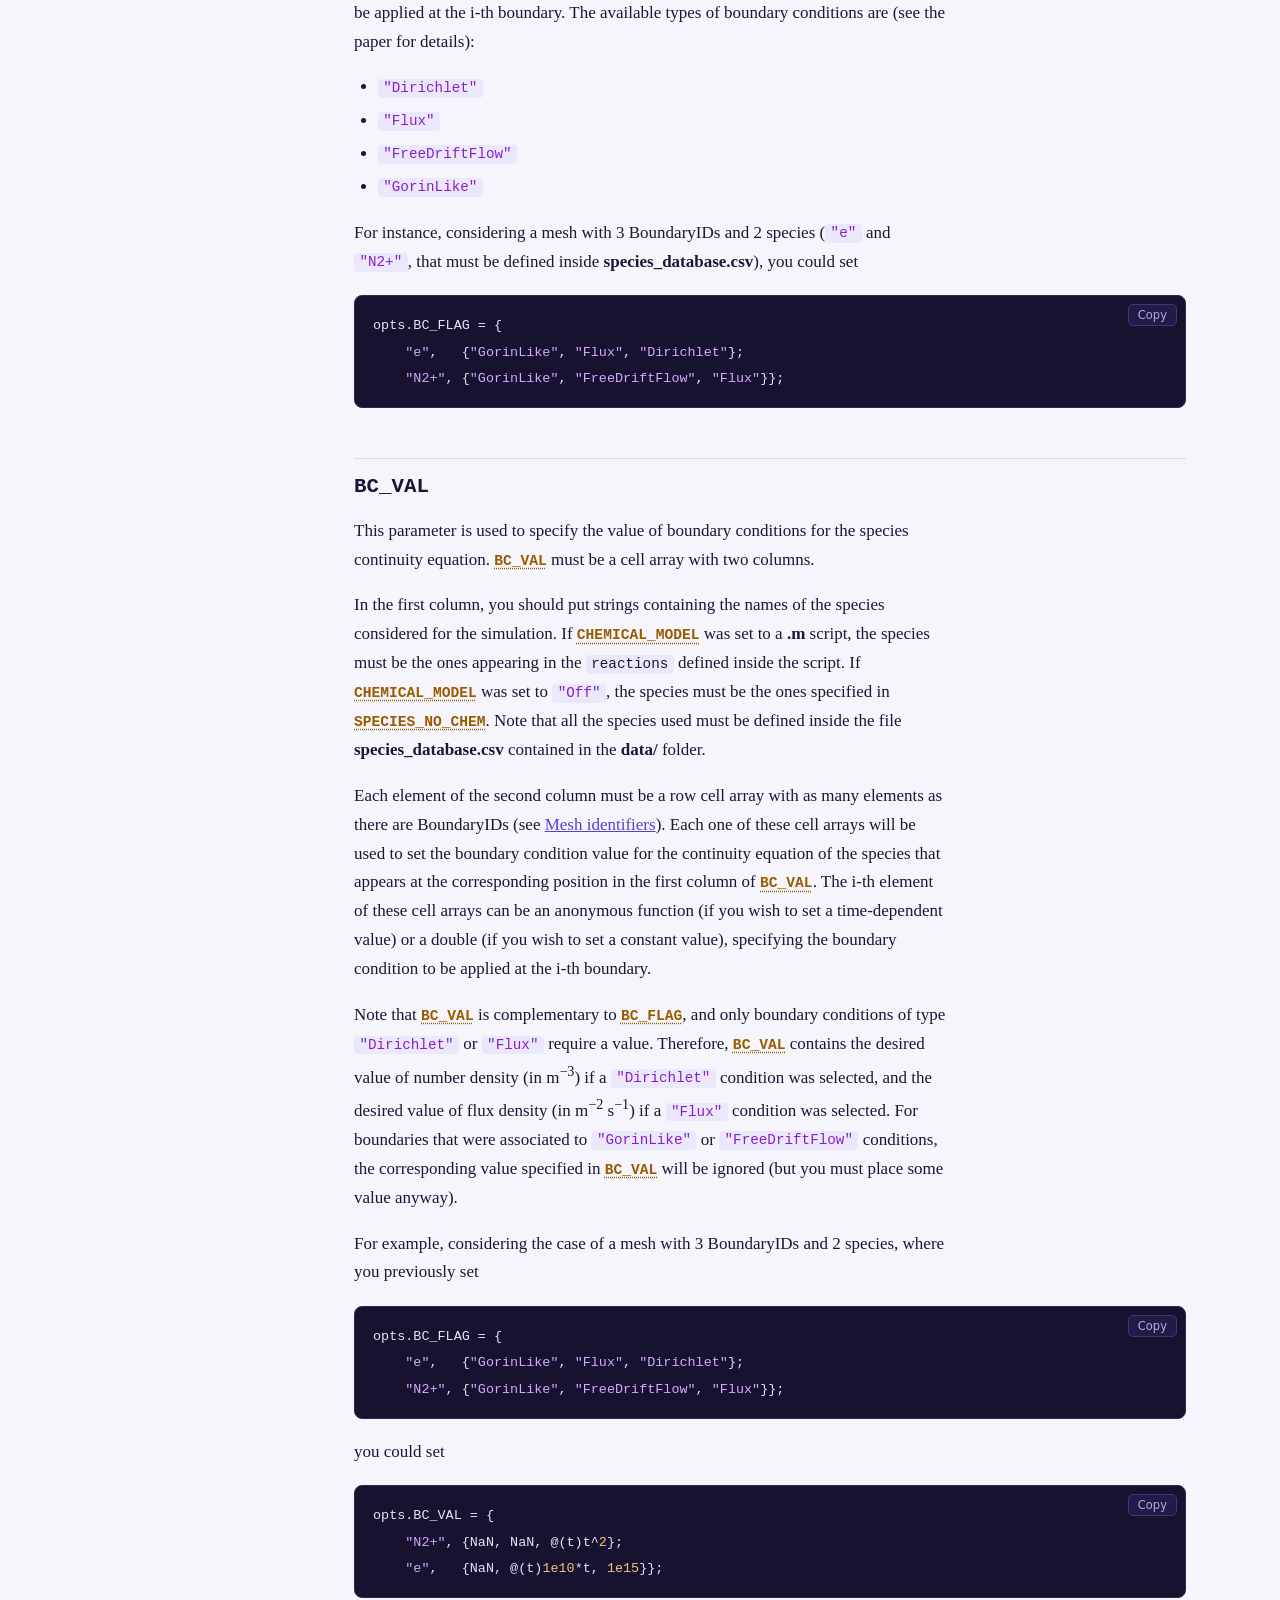
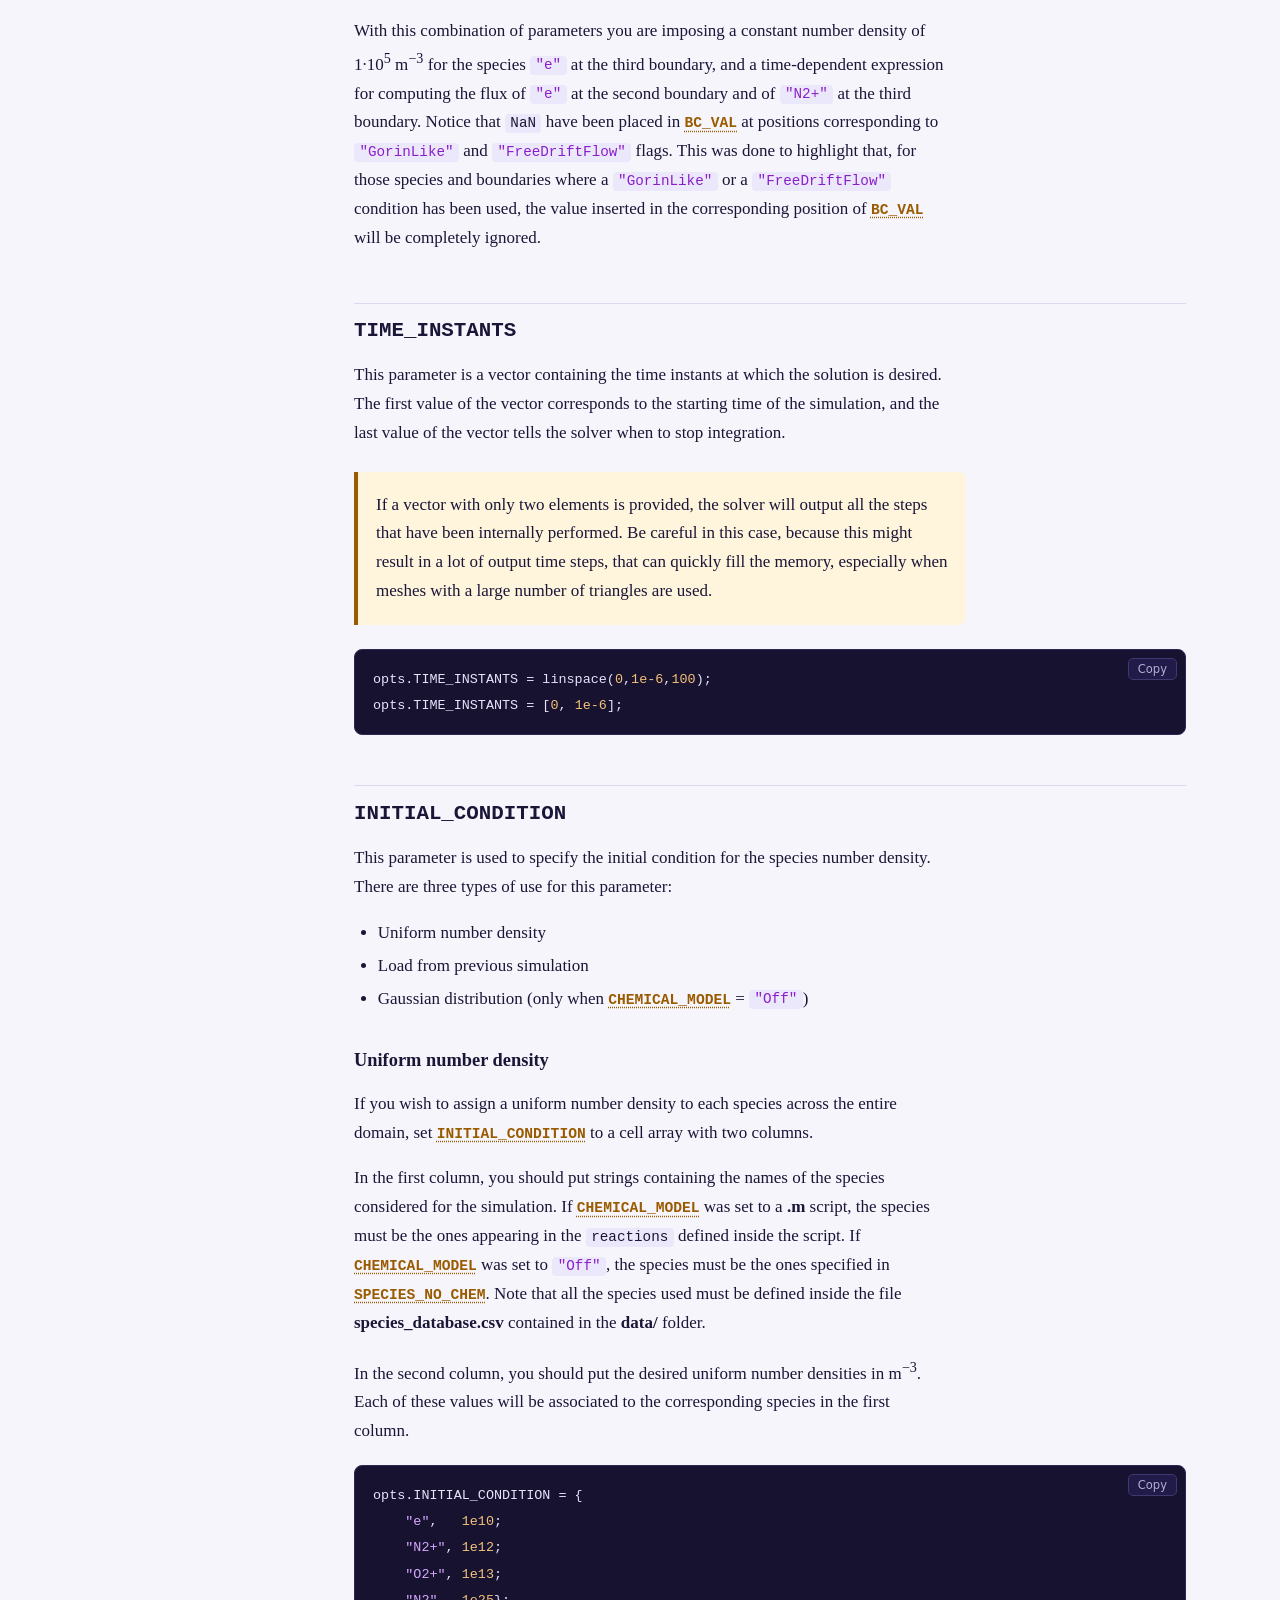
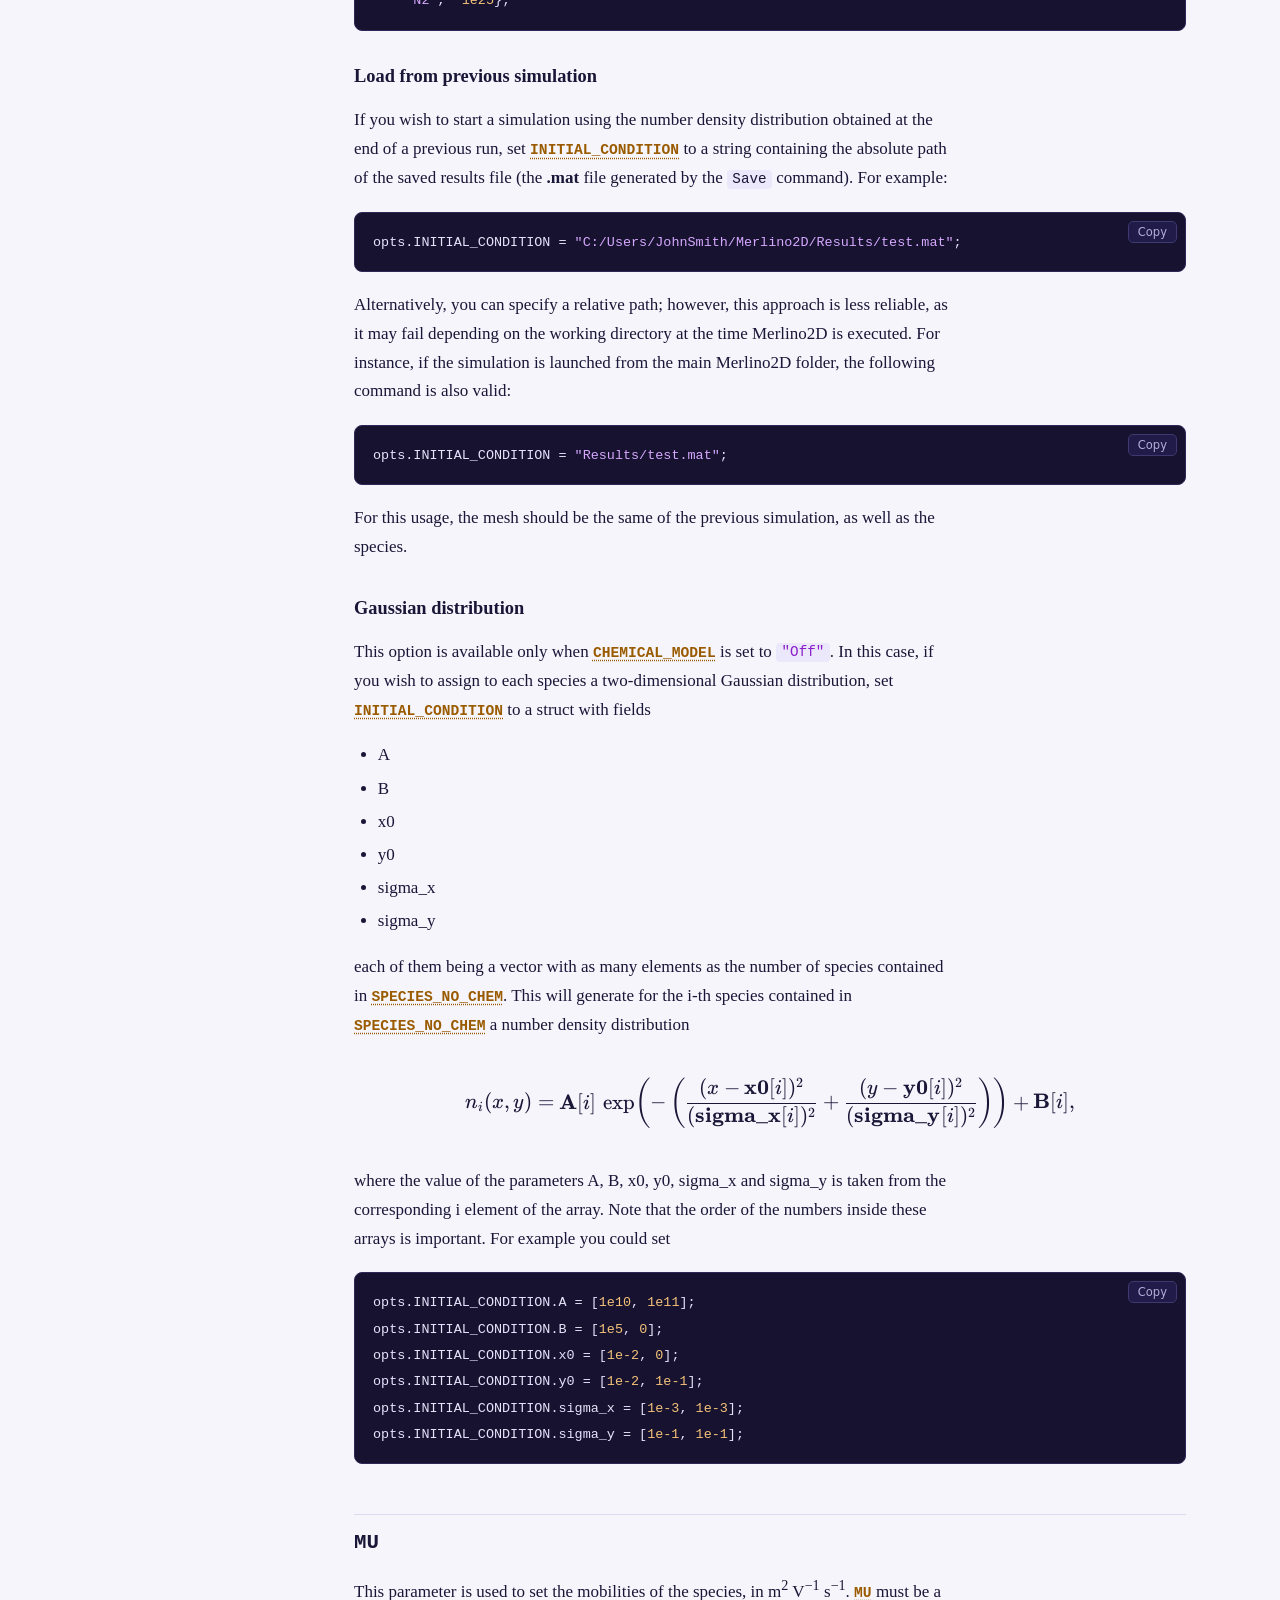
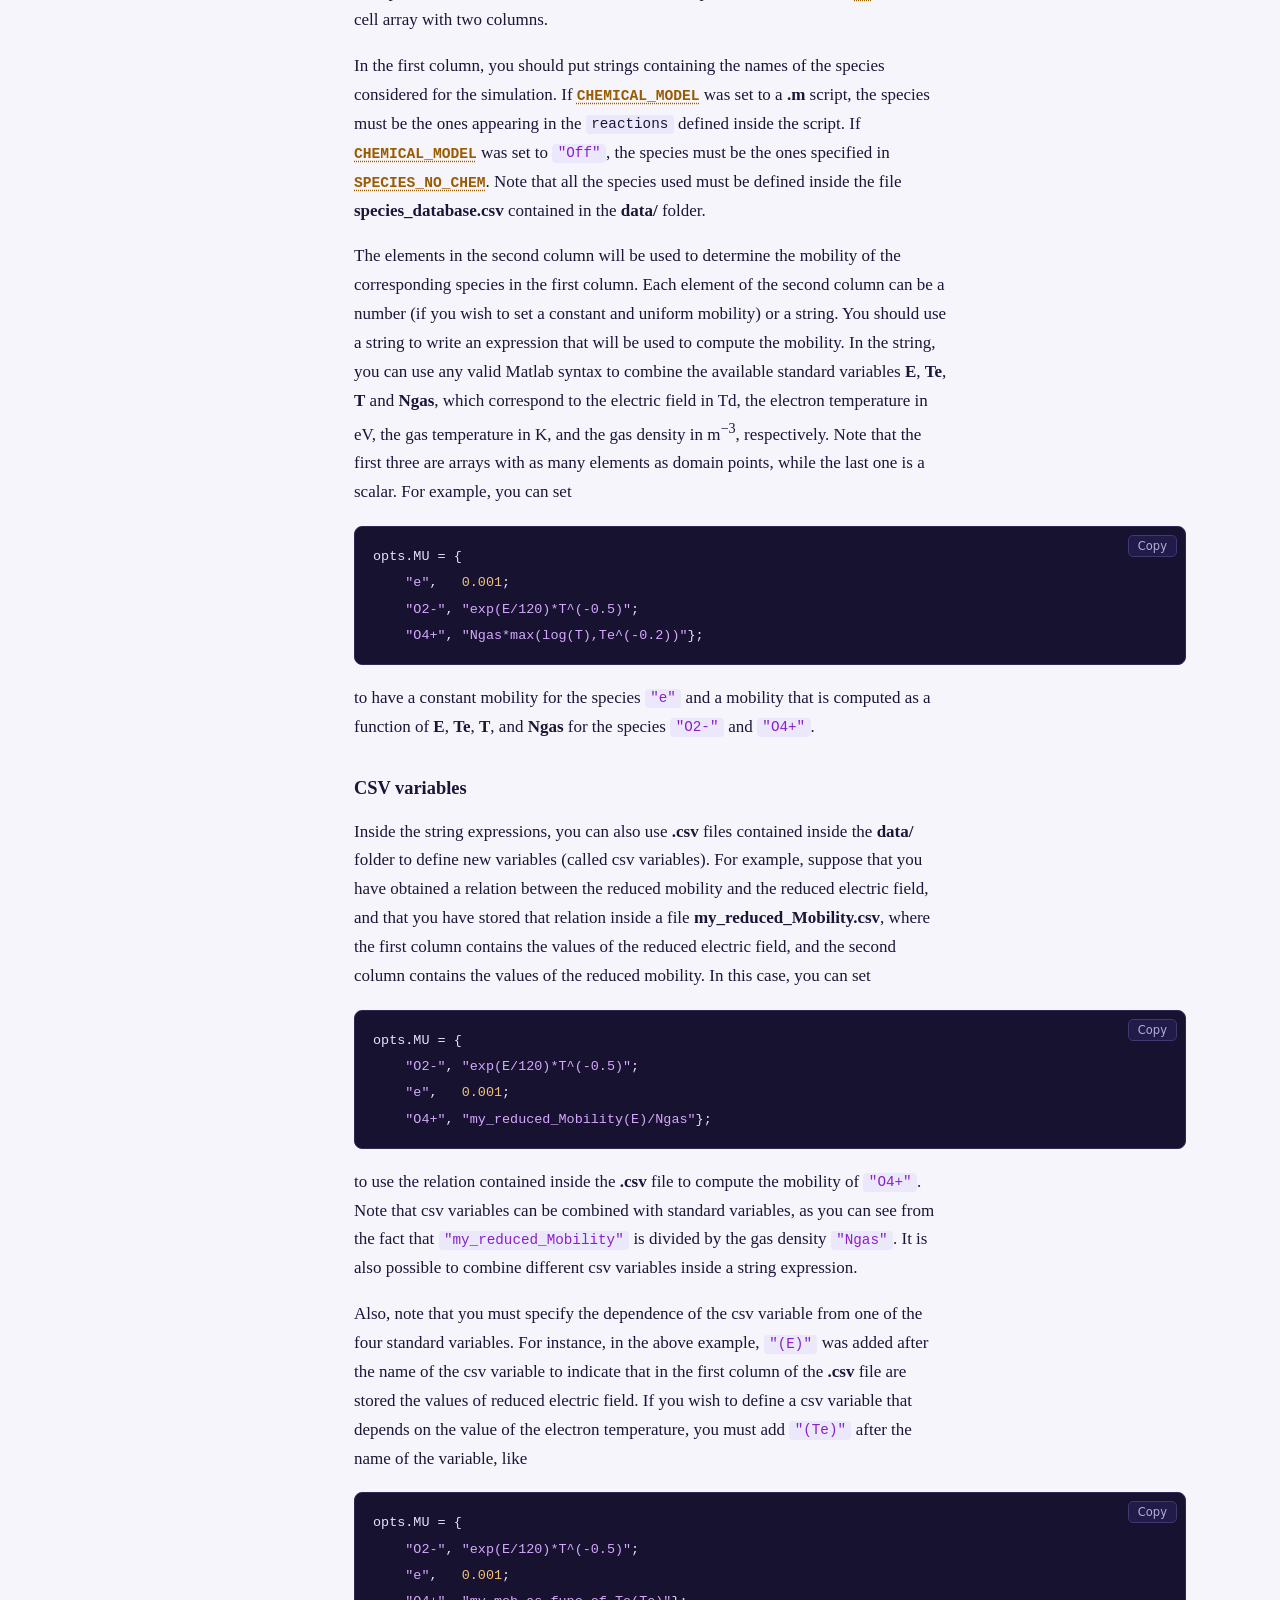
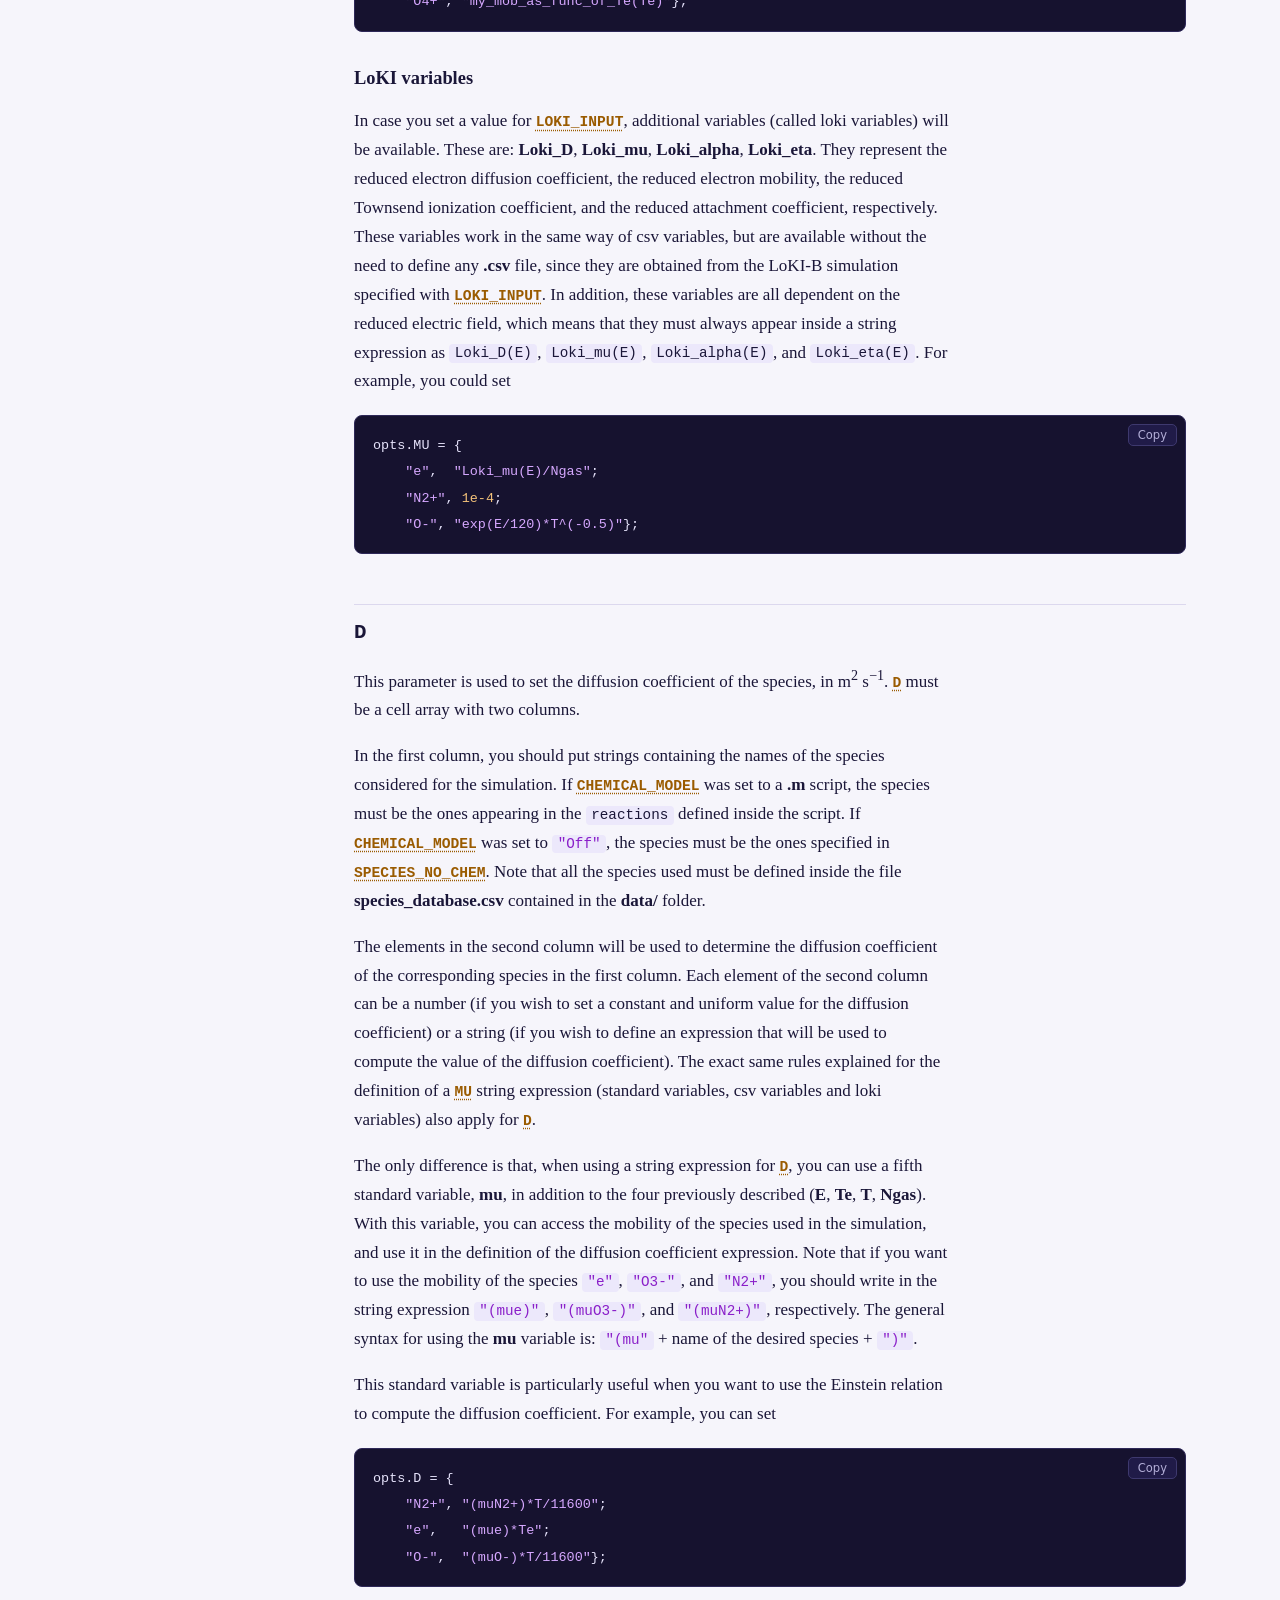
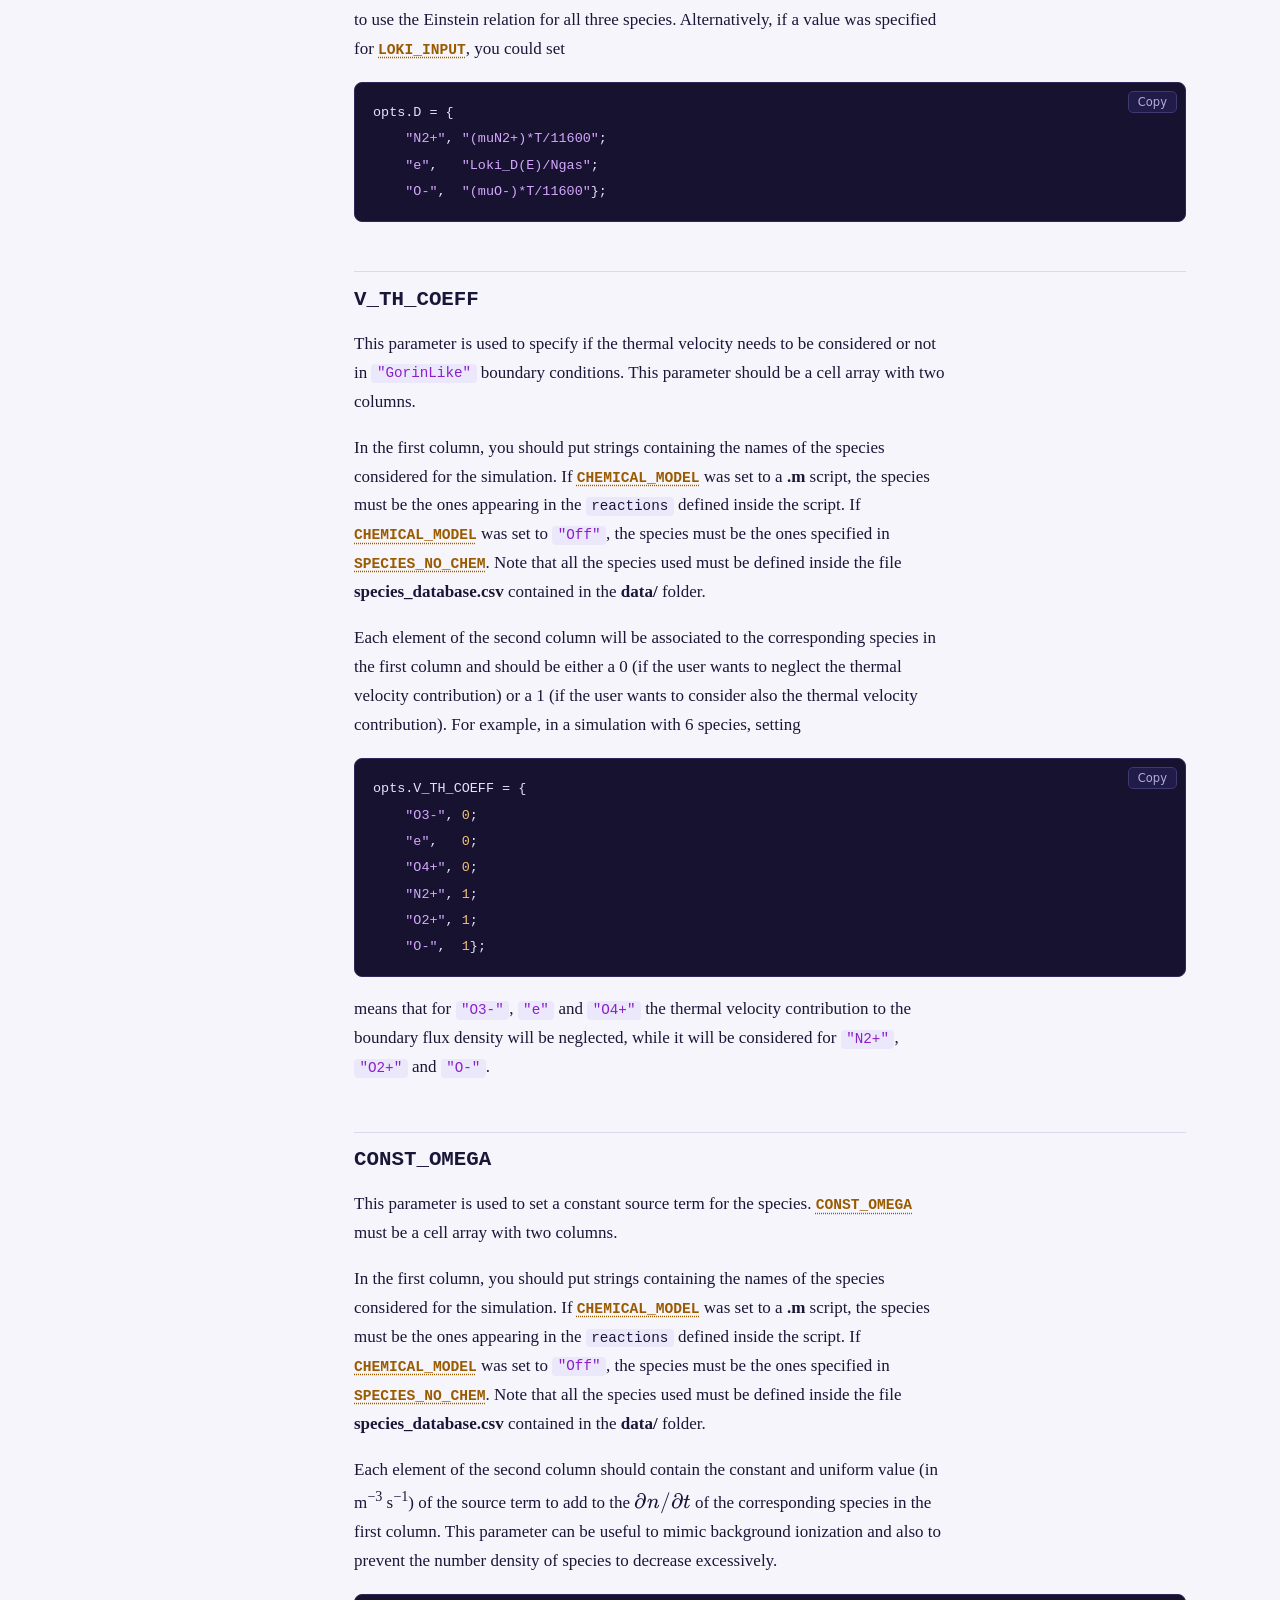
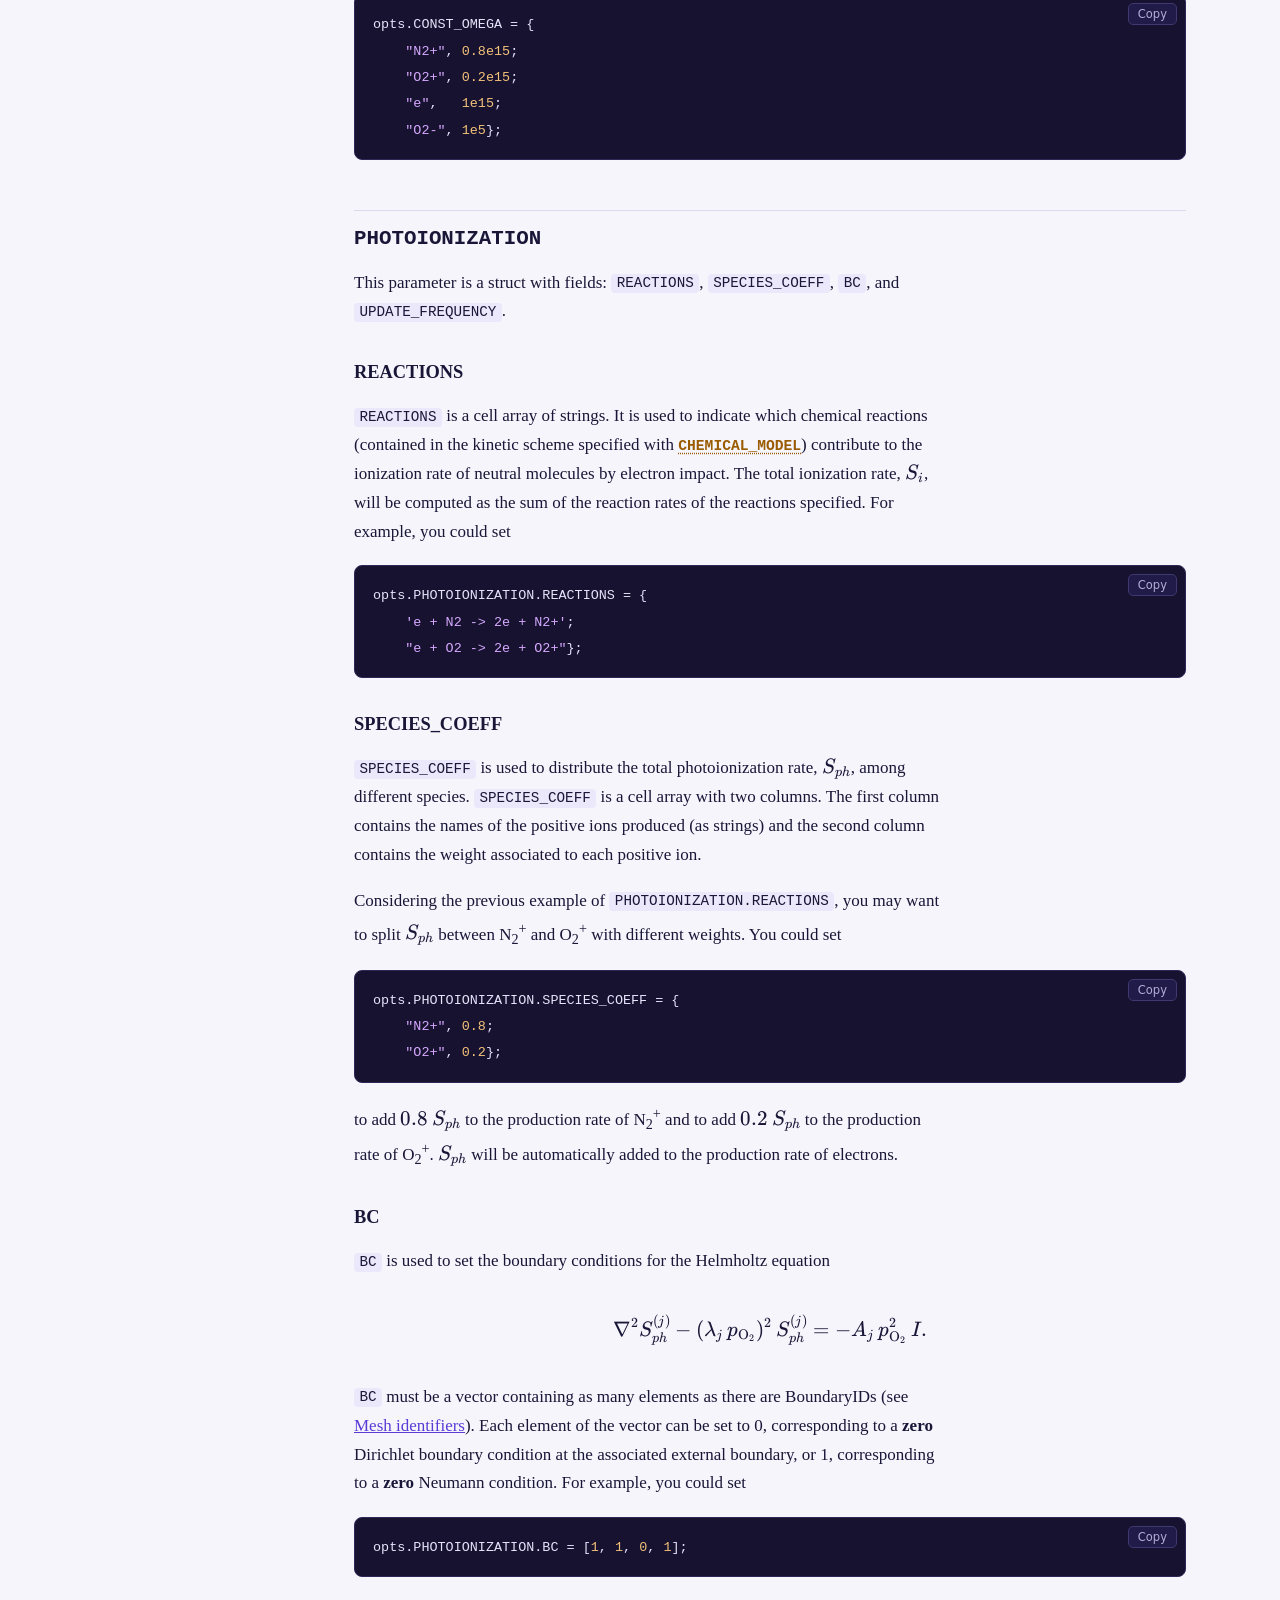
<file: input-parameters.html>
<!doctype html>
<html lang="en">
<head>
<meta charset="utf-8">
<meta name="viewport" content="width=device-width, initial-scale=1">
<title>Input parameters · Merlino2D User Manual</title>
<meta name="description" content="Reference for every Merlino2D input parameter.">
<link rel="stylesheet" href="assets/vendor/katex/katex.min.css">
<link rel="stylesheet" href="assets/style.css">
</head>
<body data-page="input-parameters.html">
<header class="topbar"><a href="index.html">Merlino2D</a><button id="menu-btn" type="button" aria-expanded="false" aria-controls="sidebar">Menu</button></header>
<div class="layout">
<aside id="sidebar" aria-label="Site navigation"><noscript><a href="index.html">Introduction</a></noscript></aside>
<main id="content">
<h1>Input parameters</h1>
<p class="lede">Every option you can set in the <code class="m">opts</code> structure, in the order they are explained in the manual.</p>
<p>The table lists each parameter with its type and, where the manual states one, its default value. A dash means no default is stated here; some parameters have defaults in <strong>DefaultMerlino2Dinput.m</strong>.</p>
<div class='table-wrap'><table><thead><tr><th>Parameter</th><th>Type</th><th>Default</th></tr></thead><tbody><tr><td><a class="param" href="input-parameters.html#msh">MSH</a></td><td>string</td><td>—</td></tr><tr><td><a class="param" href="input-parameters.html#msh-parameters">MSH_PARAMETERS</a></td><td>struct</td><td>—</td></tr><tr><td><a class="param" href="input-parameters.html#epsr-val">EPSR_VAL</a></td><td>column vector</td><td>—</td></tr><tr><td><a class="param" href="input-parameters.html#bcel-flag">BCEL_FLAG</a></td><td>column vector</td><td>—</td></tr><tr><td><a class="param" href="input-parameters.html#bcel-val">BCEL_VAL</a></td><td>column vector</td><td>—</td></tr><tr><td><a class="param" href="input-parameters.html#v-applied">V_APPLIED</a></td><td>function handle</td><td>—</td></tr><tr><td><a class="param" href="input-parameters.html#bc-flag">BC_FLAG</a></td><td>cell array</td><td>—</td></tr><tr><td><a class="param" href="input-parameters.html#bc-val">BC_VAL</a></td><td>cell array</td><td>—</td></tr><tr><td><a class="param" href="input-parameters.html#time-instants">TIME_INSTANTS</a></td><td>vector</td><td>—</td></tr><tr><td><a class="param" href="input-parameters.html#initial-condition">INITIAL_CONDITION</a></td><td>cell array, string or struct</td><td>—</td></tr><tr><td><a class="param" href="input-parameters.html#mu">MU</a></td><td>cell array</td><td>—</td></tr><tr><td><a class="param" href="input-parameters.html#d">D</a></td><td>cell array</td><td>—</td></tr><tr><td><a class="param" href="input-parameters.html#v-th-coeff">V_TH_COEFF</a></td><td>cell array</td><td>—</td></tr><tr><td><a class="param" href="input-parameters.html#const-omega">CONST_OMEGA</a></td><td>cell array</td><td>—</td></tr><tr><td><a class="param" href="input-parameters.html#photoionization">PHOTOIONIZATION</a></td><td>struct</td><td>—</td></tr><tr><td><a class="param" href="input-parameters.html#chemical-model">CHEMICAL_MODEL</a></td><td>string</td><td><code class="m">"Off"</code></td></tr><tr><td><a class="param" href="input-parameters.html#const-species">CONST_SPECIES</a></td><td>cell array</td><td>—</td></tr><tr><td><a class="param" href="input-parameters.html#loki-input">LOKI_INPUT</a></td><td>string</td><td>—</td></tr><tr><td><a class="param" href="input-parameters.html#electron-temperature">ELECTRON_TEMPERATURE</a></td><td>number or string</td><td><code class="m">2</code></td></tr><tr><td><a class="param" href="input-parameters.html#temperature">TEMPERATURE</a></td><td>number (K)</td><td><code class="m">300</code></td></tr><tr><td><a class="param" href="input-parameters.html#pressure">PRESSURE</a></td><td>number (Pa)</td><td><code class="m">101325</code></td></tr><tr><td><a class="param" href="input-parameters.html#electron-ref-coeff">ELECTRON_REF_COEFF</a></td><td>number</td><td><code class="m">0</code></td></tr><tr><td><a class="param" href="input-parameters.html#gamma-ii">GAMMA_II</a></td><td>number</td><td><code class="m">1e-2</code></td></tr><tr><td><a class="param" href="input-parameters.html#surf-charge-coeff">SURF_CHARGE_COEFF</a></td><td>vector, 3 elements</td><td><code class="m">[1, 1, 1]</code></td></tr><tr><td><a class="param" href="input-parameters.html#gamma-ii-diel">GAMMA_II_DIEL</a></td><td>number</td><td><code class="m">1e-2</code></td></tr><tr><td><a class="param" href="input-parameters.html#ode-type">ODE_TYPE</a></td><td>string</td><td><code class="m">"ode15s"</code></td></tr><tr><td><a class="param" href="input-parameters.html#open-gmsh">OPEN_GMSH</a></td><td>flag (0 or 1)</td><td><code class="m">1</code></td></tr><tr><td><a class="param" href="input-parameters.html#reordering">REORDERING</a></td><td>flag (0 or 1)</td><td><code class="m">0</code></td></tr><tr><td><a class="param" href="input-parameters.html#output-function">OUTPUT_FUNCTION</a></td><td>string</td><td><code class="m">"bar"</code></td></tr><tr><td><a class="param" href="input-parameters.html#bar-scale">BAR_SCALE</a></td><td>string</td><td><code class="m">"lin"</code></td></tr><tr><td><a class="param" href="input-parameters.html#steady-state-threshold">STEADY_STATE_THRESHOLD</a></td><td>number</td><td><code class="m">1e-3</code></td></tr><tr><td><a class="param" href="input-parameters.html#t-start-steady-state">T_START_STEADY_STATE</a></td><td>number (s)</td><td><code class="m">0</code></td></tr><tr><td><a class="param" href="input-parameters.html#abs-tol">ABS_TOL</a></td><td>number</td><td><code class="m">1e-6</code></td></tr><tr><td><a class="param" href="input-parameters.html#rel-tol">REL_TOL</a></td><td>number</td><td><code class="m">1e-3</code></td></tr><tr><td><a class="param" href="input-parameters.html#species-no-chem">SPECIES_NO_CHEM</a></td><td>cell array</td><td>—</td></tr></tbody></table></div>
<h2 class="param" id="msh">MSH</h2>
<p>This parameter is a string used to specify the mesh file. For example, if you have created a file <strong>My_mesh.geo</strong> with Gmsh, and you want to run a simulation on that mesh, you must first of all put the file inside the <strong>geo/</strong> folder. To tell the code that you want to run the simulation on that mesh, you have to set the <a class="param" href="input-parameters.html#msh">MSH</a> parameter to the name of the <strong>.geo</strong> file:</p>
<pre><code class="language-matlab">opts.MSH = "My_mesh";</code></pre>
<p>Note that you must have at the end of the <strong>.geo</strong> file a line that saves the mesh in the MATLAB format. So, considering the previous example, at the end of the file <strong>My_mesh.geo</strong> you must have the line:</p>
<pre class="console"><code class="language-console">Save "My_mesh.m";</code></pre>
<h2 class="param" id="msh-parameters">MSH_PARAMETERS</h2>
<p>This parameter is a struct that contains in its fields extra inputs that you might want to pass to a parametric mesh. It is indeed possible to create <strong>.geo</strong> files that accept parameters from command line. For example you can create a mesh file that generates a rectangle, taking the width <strong>W</strong> and height <strong>H</strong> from command line. Supposing you want to pass <strong>W</strong> = 2 and <strong>H</strong> = 1 to the mesh file (that you have specified with the <a class="param" href="input-parameters.html#msh">MSH</a> parameter), you can do it with this syntax:</p>
<pre><code class="language-matlab">opts.MSH_PARAMETERS.W = 2;
opts.MSH_PARAMETERS.H = 1;</code></pre>
<h2 class="param" id="epsr-val">EPSR_VAL</h2>
<p>This parameter is used to set the value of the relative dielectric permittivity \(\varepsilon_r\) in each region of the simulation domain. <a class="param" href="input-parameters.html#epsr-val">EPSR_VAL</a> must be a <strong>column</strong> vector with as many elements as there are SurfaceIDs (see <a href="mesh-identifiers.html">Mesh identifiers</a>). Referring to the example there, if you wish to set \(\varepsilon_r\) to 1 and 4 in the <span class="chip air">1</span> and <span class="chip diel">2</span> regions, respectively, you should set</p>
<pre><code class="language-matlab">opts.EPSR_VAL = [1; 4];</code></pre>
<h2 class="param" id="bcel-flag">BCEL_FLAG</h2>
<p>This parameter specifies the type of boundary conditions applied to the electric potential. <a class="param" href="input-parameters.html#bcel-flag">BCEL_FLAG</a> must be a <strong>column</strong> vector containing as many elements as there are BoundaryIDs (see <a href="mesh-identifiers.html">Mesh identifiers</a>). Each element of the vector can be set to 0, corresponding to a Dirichlet boundary condition at the associated external boundary, or 1, corresponding to a zero Neumann condition. Referring to the example there, if you want to apply a Dirichlet boundary condition at external boundaries <span class="c-red">1</span> and <span class="c-blue">2</span>, and a zero Neumann condition at external boundary <span class="c-green">3</span>, you should set</p>
<pre><code class="language-matlab">opts.BCEL_FLAG = [0; 0; 1];</code></pre>
<h2 class="param" id="bcel-val">BCEL_VAL</h2>
<p>This parameter is used to set the value of the electric potential at those boundaries where a Dirichlet condition is used. <a class="param" href="input-parameters.html#bcel-val">BCEL_VAL</a> must be a <strong>column</strong> vector containing as many elements as there are BoundaryIDs (see <a href="mesh-identifiers.html">Mesh identifiers</a>). Each element corresponding to a boundary with a Dirichlet condition should contain the value of the electric potential imposed at that boundary <strong>normalized by</strong> <a class="param" href="input-parameters.html#v-applied">V_APPLIED</a>. All the other elements of the vector (corresponding to zero Neumann boundaries) should be set to 0. Referring to the example there, if you want to apply an electric potential equal to half <code class="m">V_APPLIED</code> at the boundary <span class="c-red">1</span> and set the potential at boundary <span class="c-blue">2</span> to 0, you should set</p>
<pre><code class="language-matlab">opts.BCEL_VAL = [0.5; 0; 0];</code></pre>
<h2 class="param" id="v-applied">V_APPLIED</h2>
<p>This parameter is a function handle used to specify the applied voltage between the electrodes, as a function of time. The user can define any custom function.</p>
<pre><code class="language-matlab">opts.V_APPLIED = @(t) 100*cos(2*pi*50*t + pi/4);
opts.V_APPLIED = @(t) 20*(t-1e-9);
opts.V_APPLIED = @(t) 20e3;</code></pre>
<p>For DC discharges, it was observed that applying from the start the steady-state voltage may lead to failure of the time-integration solver. Gradually increasing the voltage until reaching the desired value often solved the problem. For this reason, some functions that implement this gradual increase of the voltage are provided in Merlino2D:</p>
<ul><li><code class="m">LinRamp</code></li><li><code class="m">LogRamp</code></li><li><code class="m">StairRamp</code> (particularly useful for obtaining the I-V characteristic of a corona discharge)</li></ul>
<h2 class="param" id="bc-flag">BC_FLAG</h2>
<p>This parameter is used to specify the type of boundary condition for the species conservation equation. <a class="param" href="input-parameters.html#bc-flag">BC_FLAG</a> must be a cell array with two columns.</p>
<p>In the first column, you should put strings containing the names of the species considered for the simulation. If <a class="param" href="input-parameters.html#chemical-model">CHEMICAL_MODEL</a> was set to a <strong>.m</strong> script, the species must be the ones appearing in the <code class="m">reactions</code> defined inside the script. If <a class="param" href="input-parameters.html#chemical-model">CHEMICAL_MODEL</a> was set to <code class="m">"Off"</code>, the species must be the ones specified in <a class="param" href="input-parameters.html#species-no-chem">SPECIES_NO_CHEM</a>. Note that all the species used must be defined inside the file <strong>species_database.csv</strong> contained in the <strong>data/</strong> folder.</p>
<p>Each element of the second column must be a row cell array with as many elements as there are BoundaryIDs (see <a href="mesh-identifiers.html">Mesh identifiers</a>). Each one of these cell arrays will be used to set the boundary condition for the continuity equation of the species that appears at the corresponding position in the first column of <a class="param" href="input-parameters.html#bc-flag">BC_FLAG</a>. The i-th element of one of these cell arrays must be a string specifying the type of boundary condition to be applied at the i-th boundary. The available types of boundary conditions are (see the paper for details):</p>
<ul><li><code class="m">"Dirichlet"</code></li><li><code class="m">"Flux"</code></li><li><code class="m">"FreeDriftFlow"</code></li><li><code class="m">"GorinLike"</code></li></ul>
<p>For instance, considering a mesh with 3 BoundaryIDs and 2 species (<code class="m">"e"</code> and <code class="m">"N2+"</code>, that must be defined inside <strong>species_database.csv</strong>), you could set</p>
<pre><code class="language-matlab">opts.BC_FLAG = {
    "e",   {"GorinLike", "Flux", "Dirichlet"};
    "N2+", {"GorinLike", "FreeDriftFlow", "Flux"}};</code></pre>
<h2 class="param" id="bc-val">BC_VAL</h2>
<p>This parameter is used to specify the value of boundary conditions for the species continuity equation. <a class="param" href="input-parameters.html#bc-val">BC_VAL</a> must be a cell array with two columns.</p>
<p>In the first column, you should put strings containing the names of the species considered for the simulation. If <a class="param" href="input-parameters.html#chemical-model">CHEMICAL_MODEL</a> was set to a <strong>.m</strong> script, the species must be the ones appearing in the <code class="m">reactions</code> defined inside the script. If <a class="param" href="input-parameters.html#chemical-model">CHEMICAL_MODEL</a> was set to <code class="m">"Off"</code>, the species must be the ones specified in <a class="param" href="input-parameters.html#species-no-chem">SPECIES_NO_CHEM</a>. Note that all the species used must be defined inside the file <strong>species_database.csv</strong> contained in the <strong>data/</strong> folder.</p>
<p>Each element of the second column must be a row cell array with as many elements as there are BoundaryIDs (see <a href="mesh-identifiers.html">Mesh identifiers</a>). Each one of these cell arrays will be used to set the boundary condition value for the continuity equation of the species that appears at the corresponding position in the first column of <a class="param" href="input-parameters.html#bc-val">BC_VAL</a>. The i-th element of these cell arrays can be an anonymous function (if you wish to set a time-dependent value) or a double (if you wish to set a constant value), specifying the boundary condition to be applied at the i-th boundary.</p>
<p>Note that <a class="param" href="input-parameters.html#bc-val">BC_VAL</a> is complementary to <a class="param" href="input-parameters.html#bc-flag">BC_FLAG</a>, and only boundary conditions of type <code class="m">"Dirichlet"</code> or <code class="m">"Flux"</code> require a value. Therefore, <a class="param" href="input-parameters.html#bc-val">BC_VAL</a> contains the desired value of number density (in m<sup>−3</sup>) if a <code class="m">"Dirichlet"</code> condition was selected, and the desired value of flux density (in m<sup>−2</sup> s<sup>−1</sup>) if a <code class="m">"Flux"</code> condition was selected. For boundaries that were associated to <code class="m">"GorinLike"</code> or <code class="m">"FreeDriftFlow"</code> conditions, the corresponding value specified in <a class="param" href="input-parameters.html#bc-val">BC_VAL</a> will be ignored (but you must place some value anyway).</p>
<p>For example, considering the case of a mesh with 3 BoundaryIDs and 2 species, where you previously set</p>
<pre><code class="language-matlab">opts.BC_FLAG = {
    "e",   {"GorinLike", "Flux", "Dirichlet"};
    "N2+", {"GorinLike", "FreeDriftFlow", "Flux"}};</code></pre>
<p>you could set</p>
<pre><code class="language-matlab">opts.BC_VAL = {
    "N2+", {NaN, NaN, @(t)t^2};
    "e",   {NaN, @(t)1e10*t, 1e15}};</code></pre>
<p>With this combination of parameters you are imposing a constant number density of 1·10<sup>5</sup> m<sup>−3</sup> for the species <code class="m">"e"</code> at the third boundary, and a time-dependent expression for computing the flux of <code class="m">"e"</code> at the second boundary and of <code class="m">"N2+"</code> at the third boundary. Notice that <code class="m">NaN</code> have been placed in <a class="param" href="input-parameters.html#bc-val">BC_VAL</a> at positions corresponding to <code class="m">"GorinLike"</code> and <code class="m">"FreeDriftFlow"</code> flags. This was done to highlight that, for those species and boundaries where a <code class="m">"GorinLike"</code> or a <code class="m">"FreeDriftFlow"</code> condition has been used, the value inserted in the corresponding position of <a class="param" href="input-parameters.html#bc-val">BC_VAL</a> will be completely ignored.</p>
<h2 class="param" id="time-instants">TIME_INSTANTS</h2>
<p>This parameter is a vector containing the time instants at which the solution is desired. The first value of the vector corresponds to the starting time of the simulation, and the last value of the vector tells the solver when to stop integration.</p>
<div class="note warn"><p>If a vector with only two elements is provided, the solver will output all the steps that have been internally performed. Be careful in this case, because this might result in a lot of output time steps, that can quickly fill the memory, especially when meshes with a large number of triangles are used.</p></div>
<pre><code class="language-matlab">opts.TIME_INSTANTS = linspace(0,1e-6,100);
opts.TIME_INSTANTS = [0, 1e-6];</code></pre>
<h2 class="param" id="initial-condition">INITIAL_CONDITION</h2>
<p>This parameter is used to specify the initial condition for the species number density. There are three types of use for this parameter:</p>
<ul><li>Uniform number density</li><li>Load from previous simulation</li><li>Gaussian distribution (only when <a class="param" href="input-parameters.html#chemical-model">CHEMICAL_MODEL</a> = <code class="m">"Off"</code>)</li></ul>
<h3 id="initial-uniform">Uniform number density</h3>
<p>If you wish to assign a uniform number density to each species across the entire domain, set <a class="param" href="input-parameters.html#initial-condition">INITIAL_CONDITION</a> to a cell array with two columns.</p>
<p>In the first column, you should put strings containing the names of the species considered for the simulation. If <a class="param" href="input-parameters.html#chemical-model">CHEMICAL_MODEL</a> was set to a <strong>.m</strong> script, the species must be the ones appearing in the <code class="m">reactions</code> defined inside the script. If <a class="param" href="input-parameters.html#chemical-model">CHEMICAL_MODEL</a> was set to <code class="m">"Off"</code>, the species must be the ones specified in <a class="param" href="input-parameters.html#species-no-chem">SPECIES_NO_CHEM</a>. Note that all the species used must be defined inside the file <strong>species_database.csv</strong> contained in the <strong>data/</strong> folder.</p>
<p>In the second column, you should put the desired uniform number densities in m<sup>−3</sup>. Each of these values will be associated to the corresponding species in the first column.</p>
<pre><code class="language-matlab">opts.INITIAL_CONDITION = {
    "e",   1e10;
    "N2+", 1e12;
    "O2+", 1e13;
    "N2",  1e25};</code></pre>
<h3 id="initial-load">Load from previous simulation</h3>
<p>If you wish to start a simulation using the number density distribution obtained at the end of a previous run, set <a class="param" href="input-parameters.html#initial-condition">INITIAL_CONDITION</a> to a string containing the absolute path of the saved results file (the <strong>.mat</strong> file generated by the <code class="m">Save</code> command). For example:</p>
<pre><code class="language-matlab">opts.INITIAL_CONDITION = "C:/Users/JohnSmith/Merlino2D/Results/test.mat";</code></pre>
<p>Alternatively, you can specify a relative path; however, this approach is less reliable, as it may fail depending on the working directory at the time Merlino2D is executed. For instance, if the simulation is launched from the main Merlino2D folder, the following command is also valid:</p>
<pre><code class="language-matlab">opts.INITIAL_CONDITION = "Results/test.mat";</code></pre>
<p>For this usage, the mesh should be the same of the previous simulation, as well as the species.</p>
<h3 id="initial-gaussian">Gaussian distribution</h3>
<p>This option is available only when <a class="param" href="input-parameters.html#chemical-model">CHEMICAL_MODEL</a> is set to <code class="m">"Off"</code>. In this case, if you wish to assign to each species a two-dimensional Gaussian distribution, set <a class="param" href="input-parameters.html#initial-condition">INITIAL_CONDITION</a> to a struct with fields</p>
<ul><li>A</li><li>B</li><li>x0</li><li>y0</li><li>sigma_x</li><li>sigma_y</li></ul>
<p>each of them being a vector with as many elements as the number of species contained in <a class="param" href="input-parameters.html#species-no-chem">SPECIES_NO_CHEM</a>. This will generate for the i-th species contained in <a class="param" href="input-parameters.html#species-no-chem">SPECIES_NO_CHEM</a> a number density distribution</p>
<div class="math-display">\[ n_i(x,y) = \mathbf{A}[i]\,\exp\!\left(-\left(\frac{(x-\mathbf{x0}[i])^2}{(\mathbf{sigma\_x}[i])^2} + \frac{(y-\mathbf{y0}[i])^2}{(\mathbf{sigma\_y}[i])^2}\right)\right) + \mathbf{B}[i], \]</div>
<p>where the value of the parameters A, B, x0, y0, sigma_x and sigma_y is taken from the corresponding i element of the array. Note that the order of the numbers inside these arrays is important. For example you could set</p>
<pre><code class="language-matlab">opts.INITIAL_CONDITION.A = [1e10, 1e11];
opts.INITIAL_CONDITION.B = [1e5, 0];
opts.INITIAL_CONDITION.x0 = [1e-2, 0];
opts.INITIAL_CONDITION.y0 = [1e-2, 1e-1];
opts.INITIAL_CONDITION.sigma_x = [1e-3, 1e-3];
opts.INITIAL_CONDITION.sigma_y = [1e-1, 1e-1];</code></pre>
<h2 class="param" id="mu">MU</h2>
<p>This parameter is used to set the mobilities of the species, in m<sup>2</sup> V<sup>−1</sup> s<sup>−1</sup>. <a class="param" href="input-parameters.html#mu">MU</a> must be a cell array with two columns.</p>
<p>In the first column, you should put strings containing the names of the species considered for the simulation. If <a class="param" href="input-parameters.html#chemical-model">CHEMICAL_MODEL</a> was set to a <strong>.m</strong> script, the species must be the ones appearing in the <code class="m">reactions</code> defined inside the script. If <a class="param" href="input-parameters.html#chemical-model">CHEMICAL_MODEL</a> was set to <code class="m">"Off"</code>, the species must be the ones specified in <a class="param" href="input-parameters.html#species-no-chem">SPECIES_NO_CHEM</a>. Note that all the species used must be defined inside the file <strong>species_database.csv</strong> contained in the <strong>data/</strong> folder.</p>
<p>The elements in the second column will be used to determine the mobility of the corresponding species in the first column. Each element of the second column can be a number (if you wish to set a constant and uniform mobility) or a string. You should use a string to write an expression that will be used to compute the mobility. In the string, you can use any valid Matlab syntax to combine the available standard variables <strong>E</strong>, <strong>Te</strong>, <strong>T</strong> and <strong>Ngas</strong>, which correspond to the electric field in Td, the electron temperature in eV, the gas temperature in K, and the gas density in m<sup>−3</sup>, respectively. Note that the first three are arrays with as many elements as domain points, while the last one is a scalar. For example, you can set</p>
<pre><code class="language-matlab">opts.MU = {
    "e",   0.001;
    "O2-", "exp(E/120)*T^(-0.5)";
    "O4+", "Ngas*max(log(T),Te^(-0.2))"};</code></pre>
<p>to have a constant mobility for the species <code class="m">"e"</code> and a mobility that is computed as a function of <strong>E</strong>, <strong>Te</strong>, <strong>T</strong>, and <strong>Ngas</strong> for the species <code class="m">"O2-"</code> and <code class="m">"O4+"</code>.</p>
<h3 id="mu-csv">CSV variables</h3>
<p>Inside the string expressions, you can also use <strong>.csv</strong> files contained inside the <strong>data/</strong> folder to define new variables (called csv variables). For example, suppose that you have obtained a relation between the reduced mobility and the reduced electric field, and that you have stored that relation inside a file <strong>my_reduced_Mobility.csv</strong>, where the first column contains the values of the reduced electric field, and the second column contains the values of the reduced mobility. In this case, you can set</p>
<pre><code class="language-matlab">opts.MU = {
    "O2-", "exp(E/120)*T^(-0.5)";
    "e",   0.001;
    "O4+", "my_reduced_Mobility(E)/Ngas"};</code></pre>
<p>to use the relation contained inside the <strong>.csv</strong> file to compute the mobility of <code class="m">"O4+"</code>. Note that csv variables can be combined with standard variables, as you can see from the fact that <code class="m">"my_reduced_Mobility"</code> is divided by the gas density <code class="m">"Ngas"</code>. It is also possible to combine different csv variables inside a string expression.</p>
<p>Also, note that you must specify the dependence of the csv variable from one of the four standard variables. For instance, in the above example, <code class="m">"(E)"</code> was added after the name of the csv variable to indicate that in the first column of the <strong>.csv</strong> file are stored the values of reduced electric field. If you wish to define a csv variable that depends on the value of the electron temperature, you must add <code class="m">"(Te)"</code> after the name of the variable, like</p>
<pre><code class="language-matlab">opts.MU = {
    "O2-", "exp(E/120)*T^(-0.5)";
    "e",   0.001;
    "O4+", "my_mob_as_func_of_Te(Te)"};</code></pre>
<h3 id="mu-loki">LoKI variables</h3>
<p>In case you set a value for <a class="param" href="input-parameters.html#loki-input">LOKI_INPUT</a>, additional variables (called loki variables) will be available. These are: <strong>Loki_D</strong>, <strong>Loki_mu</strong>, <strong>Loki_alpha</strong>, <strong>Loki_eta</strong>. They represent the reduced electron diffusion coefficient, the reduced electron mobility, the reduced Townsend ionization coefficient, and the reduced attachment coefficient, respectively. These variables work in the same way of csv variables, but are available without the need to define any <strong>.csv</strong> file, since they are obtained from the LoKI-B simulation specified with <a class="param" href="input-parameters.html#loki-input">LOKI_INPUT</a>. In addition, these variables are all dependent on the reduced electric field, which means that they must always appear inside a string expression as <code class="m">Loki_D(E)</code>, <code class="m">Loki_mu(E)</code>, <code class="m">Loki_alpha(E)</code>, and <code class="m">Loki_eta(E)</code>. For example, you could set</p>
<pre><code class="language-matlab">opts.MU = {
    "e",  "Loki_mu(E)/Ngas";
    "N2+", 1e-4;
    "O-", "exp(E/120)*T^(-0.5)"};</code></pre>
<h2 class="param" id="d">D</h2>
<p>This parameter is used to set the diffusion coefficient of the species, in m<sup>2</sup> s<sup>−1</sup>. <a class="param" href="input-parameters.html#d">D</a> must be a cell array with two columns.</p>
<p>In the first column, you should put strings containing the names of the species considered for the simulation. If <a class="param" href="input-parameters.html#chemical-model">CHEMICAL_MODEL</a> was set to a <strong>.m</strong> script, the species must be the ones appearing in the <code class="m">reactions</code> defined inside the script. If <a class="param" href="input-parameters.html#chemical-model">CHEMICAL_MODEL</a> was set to <code class="m">"Off"</code>, the species must be the ones specified in <a class="param" href="input-parameters.html#species-no-chem">SPECIES_NO_CHEM</a>. Note that all the species used must be defined inside the file <strong>species_database.csv</strong> contained in the <strong>data/</strong> folder.</p>
<p>The elements in the second column will be used to determine the diffusion coefficient of the corresponding species in the first column. Each element of the second column can be a number (if you wish to set a constant and uniform value for the diffusion coefficient) or a string (if you wish to define an expression that will be used to compute the value of the diffusion coefficient). The exact same rules explained for the definition of a <a class="param" href="input-parameters.html#mu">MU</a> string expression (standard variables, csv variables and loki variables) also apply for <a class="param" href="input-parameters.html#d">D</a>.</p>
<p>The only difference is that, when using a string expression for <a class="param" href="input-parameters.html#d">D</a>, you can use a fifth standard variable, <strong>mu</strong>, in addition to the four previously described (<strong>E</strong>, <strong>Te</strong>, <strong>T</strong>, <strong>Ngas</strong>). With this variable, you can access the mobility of the species used in the simulation, and use it in the definition of the diffusion coefficient expression. Note that if you want to use the mobility of the species <code class="m">"e"</code>, <code class="m">"O3-"</code>, and <code class="m">"N2+"</code>, you should write in the string expression <code class="m">"(mue)"</code>, <code class="m">"(muO3-)"</code>, and <code class="m">"(muN2+)"</code>, respectively. The general syntax for using the <strong>mu</strong> variable is: <code class="m">"(mu"</code> + name of the desired species + <code class="m">")"</code>.</p>
<p>This standard variable is particularly useful when you want to use the Einstein relation to compute the diffusion coefficient. For example, you can set</p>
<pre><code class="language-matlab">opts.D = {
    "N2+", "(muN2+)*T/11600";
    "e",   "(mue)*Te";
    "O-",  "(muO-)*T/11600"};</code></pre>
<p>to use the Einstein relation for all three species. Alternatively, if a value was specified for <a class="param" href="input-parameters.html#loki-input">LOKI_INPUT</a>, you could set</p>
<pre><code class="language-matlab">opts.D = {
    "N2+", "(muN2+)*T/11600";
    "e",   "Loki_D(E)/Ngas";
    "O-",  "(muO-)*T/11600"};</code></pre>
<h2 class="param" id="v-th-coeff">V_TH_COEFF</h2>
<p>This parameter is used to specify if the thermal velocity needs to be considered or not in <code class="m">"GorinLike"</code> boundary conditions. This parameter should be a cell array with two columns.</p>
<p>In the first column, you should put strings containing the names of the species considered for the simulation. If <a class="param" href="input-parameters.html#chemical-model">CHEMICAL_MODEL</a> was set to a <strong>.m</strong> script, the species must be the ones appearing in the <code class="m">reactions</code> defined inside the script. If <a class="param" href="input-parameters.html#chemical-model">CHEMICAL_MODEL</a> was set to <code class="m">"Off"</code>, the species must be the ones specified in <a class="param" href="input-parameters.html#species-no-chem">SPECIES_NO_CHEM</a>. Note that all the species used must be defined inside the file <strong>species_database.csv</strong> contained in the <strong>data/</strong> folder.</p>
<p>Each element of the second column will be associated to the corresponding species in the first column and should be either a 0 (if the user wants to neglect the thermal velocity contribution) or a 1 (if the user wants to consider also the thermal velocity contribution). For example, in a simulation with 6 species, setting</p>
<pre><code class="language-matlab">opts.V_TH_COEFF = {
    "O3-", 0;
    "e",   0;
    "O4+", 0;
    "N2+", 1;
    "O2+", 1;
    "O-",  1};</code></pre>
<p>means that for <code class="m">"O3-"</code>, <code class="m">"e"</code> and <code class="m">"O4+"</code> the thermal velocity contribution to the boundary flux density will be neglected, while it will be considered for <code class="m">"N2+"</code>, <code class="m">"O2+"</code> and <code class="m">"O-"</code>.</p>
<h2 class="param" id="const-omega">CONST_OMEGA</h2>
<p>This parameter is used to set a constant source term for the species. <a class="param" href="input-parameters.html#const-omega">CONST_OMEGA</a> must be a cell array with two columns.</p>
<p>In the first column, you should put strings containing the names of the species considered for the simulation. If <a class="param" href="input-parameters.html#chemical-model">CHEMICAL_MODEL</a> was set to a <strong>.m</strong> script, the species must be the ones appearing in the <code class="m">reactions</code> defined inside the script. If <a class="param" href="input-parameters.html#chemical-model">CHEMICAL_MODEL</a> was set to <code class="m">"Off"</code>, the species must be the ones specified in <a class="param" href="input-parameters.html#species-no-chem">SPECIES_NO_CHEM</a>. Note that all the species used must be defined inside the file <strong>species_database.csv</strong> contained in the <strong>data/</strong> folder.</p>
<p>Each element of the second column should contain the constant and uniform value (in m<sup>−3</sup> s<sup>−1</sup>) of the source term to add to the \(\partial n/\partial t\) of the corresponding species in the first column. This parameter can be useful to mimic background ionization and also to prevent the number density of species to decrease excessively.</p>
<pre><code class="language-matlab">opts.CONST_OMEGA = {
    "N2+", 0.8e15;
    "O2+", 0.2e15;
    "e",   1e15;
    "O2-", 1e5};</code></pre>
<h2 class="param" id="photoionization">PHOTOIONIZATION</h2>
<p>This parameter is a struct with fields: <code class="m">REACTIONS</code>, <code class="m">SPECIES_COEFF</code>, <code class="m">BC</code>, and <code class="m">UPDATE_FREQUENCY</code>.</p>
<h3 id="photoionization-reactions">REACTIONS</h3>
<p><code class="m">REACTIONS</code> is a cell array of strings. It is used to indicate which chemical reactions (contained in the kinetic scheme specified with <a class="param" href="input-parameters.html#chemical-model">CHEMICAL_MODEL</a>) contribute to the ionization rate of neutral molecules by electron impact. The total ionization rate, \(S_i\), will be computed as the sum of the reaction rates of the reactions specified. For example, you could set</p>
<pre><code class="language-matlab">opts.PHOTOIONIZATION.REACTIONS = {
    'e + N2 -&gt; 2e + N2+';
    "e + O2 -&gt; 2e + O2+"};</code></pre>
<h3 id="photoionization-species-coeff">SPECIES_COEFF</h3>
<p><code class="m">SPECIES_COEFF</code> is used to distribute the total photoionization rate, \(S_{ph}\), among different species. <code class="m">SPECIES_COEFF</code> is a cell array with two columns. The first column contains the names of the positive ions produced (as strings) and the second column contains the weight associated to each positive ion.</p>
<p>Considering the previous example of <code class="m">PHOTOIONIZATION.REACTIONS</code>, you may want to split \(S_{ph}\) between N<sub>2</sub><sup>+</sup> and O<sub>2</sub><sup>+</sup> with different weights. You could set</p>
<pre><code class="language-matlab">opts.PHOTOIONIZATION.SPECIES_COEFF = {
    "N2+", 0.8;
    "O2+", 0.2};</code></pre>
<p>to add \(0.8\,S_{ph}\) to the production rate of N<sub>2</sub><sup>+</sup> and to add \(0.2\,S_{ph}\) to the production rate of O<sub>2</sub><sup>+</sup>. \(S_{ph}\) will be automatically added to the production rate of electrons.</p>
<h3 id="photoionization-bc">BC</h3>
<p><code class="m">BC</code> is used to set the boundary conditions for the Helmholtz equation</p>
<div class="math-display">\[ \nabla^2 S_{ph}^{(j)} - (\lambda_j\, p_{\mathrm{O_2}})^2\, S_{ph}^{(j)} = -A_j\, p_{\mathrm{O_2}}^2\, I. \]</div>
<p><code class="m">BC</code> must be a vector containing as many elements as there are BoundaryIDs (see <a href="mesh-identifiers.html">Mesh identifiers</a>). Each element of the vector can be set to 0, corresponding to a <strong>zero</strong> Dirichlet boundary condition at the associated external boundary, or 1, corresponding to a <strong>zero</strong> Neumann condition. For example, you could set</p>
<pre><code class="language-matlab">opts.PHOTOIONIZATION.BC = [1, 1, 0, 1];</code></pre>
<h3 id="photoionization-update-frequency">UPDATE_FREQUENCY</h3>
<p><code class="m">UPDATE_FREQUENCY</code> is an integer used to specify the frequency at which the photoionization rate \(S_{ph}\) is updated. Setting</p>
<pre><code class="language-matlab">opts.PHOTOIONIZATION.UPDATE_FREQUENCY = 1;</code></pre>
<p>means that the rate \(S_{ph}\) will be recomputed at each time instant contained inside <a class="param" href="input-parameters.html#time-instants">TIME_INSTANTS</a>. Setting</p>
<pre><code class="language-matlab">opts.PHOTOIONIZATION.UPDATE_FREQUENCY = 5;</code></pre>
<p>means that the rate \(S_{ph}\) will be recomputed once every 5 time instants.</p>
<h2 class="param" id="chemical-model">CHEMICAL_MODEL</h2>
<p>This parameter is a string used to specify the kinetic scheme to use in the simulation. The default value for this parameter is</p>
<pre><code class="language-matlab">opts.CHEMICAL_MODEL = "Off";</code></pre>
<p>which means that no kinetic scheme will be used. This is equivalent to solving the drift-diffusion equations without considering the source term \(\Omega\). If you want to use a kinetic scheme, you must first of all create a <strong>.m</strong> script and put it inside the <strong>kinetic/</strong> folder. In this script, you should define the details of the kinetic scheme you wish to use. You can then assign to <a class="param" href="input-parameters.html#chemical-model">CHEMICAL_MODEL</a> the name of the file you created. For example, if you created the script <strong>my_kinetic_scheme.m</strong>, you can set</p>
<pre><code class="language-matlab">opts.CHEMICAL_MODEL = "my_kinetic_scheme";</code></pre>
<p>to use the reaction set defined inside that file. Note that the extension <strong>.m</strong> must be omitted.</p>
<p>A kinetic scheme script must contain the variable <code class="m">reactions</code>, that is a cell array, with two columns and as many rows as the number of chemical reactions included in the kinetic scheme. The first column should contain the definition of the reactions, the second should contain the definition of the corresponding rate coefficients (in m<sup>3</sup> s<sup>−1</sup>, if there are two reactants, or m<sup>6</sup> s<sup>−1</sup>, if there are three reactants). Each element of the first column should be a string containing the definition of a chemical reaction, with the syntax:</p>
<pre><code class="language-matlab">"A + B -&gt; C + D"
"2A + E -&gt; C+ + B"</code></pre>
<p>Each element of the second column can be a number (if you wish to set a constant and uniform value for the rate coefficient) or a string (if you wish to define an expression that will be used to compute the rate coefficient). In the second case, the exact same rules explained for the definition of a <a class="param" href="input-parameters.html#mu">MU</a> string expression (standard variables, csv variables, and loki variables) also apply.</p>
<h3 id="rate-coefficients-loki">Rate coefficients from LoKI-B</h3>
<p>For the definition of rate coefficients of reactions involving electrons, in case a value has been specified for <a class="param" href="input-parameters.html#loki-input">LOKI_INPUT</a>, it is also possible to use the rate coefficient computed with LoKI-B. This can be done by setting the element of the second column to a specific string. LoKI-B will compute the rate coefficient for all the reactions taken as input (contained inside LXCat files). Therefore, to use a rate coefficient computed by LoKI-B, first of all it is necessary to identify the desired reaction. For example, you might want to use, as rate coefficients of one of the reactions you defined in the first column of <code class="m">reactions</code>, the value that LoKI-B calculated for the following reaction (contained inside the LXCat files):</p>
<pre class="console"><code class="language-text">IONIZATION
O2 -&gt; O2+
 1.210000e+1
SPECIES: e / O2
PROCESS: E + O2 -&gt; E + E + O2+, Ionization
PARAM.:  E = 12.1 eV, complete set
COMMENT: [e + O2(X) -&gt; e + e + O2(+,X), Ionization]
COMMENT: Information Center Report, University of Colorado
UPDATED: 2017-12-31 18:08:01
COLUMNS: Energy (eV) | Cross section (m2)
-----------------------------
 1.210000e+1	0.000000e+0
 1.220000e+1	6.000000e-23
 1.230000e+1	7.000000e-23
 1.240000e+1	8.000000e-23</code></pre>
<p>To achieve this, you need to set the corresponding element of the second column of <code class="m">reactions</code> to a specific string, that will allow Merlino2D to select the right rate computed by LoKI-B. This string is the one <strong>inside the square brackets</strong> after the text "<code class="m">COMMENT:</code>" in the LXCat files. For this specific example, the string to put in the second column of <code class="m">reactions</code> is</p>
<pre><code class="language-matlab">"e + O2(X) -&gt; e + e + O2(+,X), Ionization"</code></pre>
<p>In Merlino2D some kinetic schemes for air are already provided inside the folder <strong>kinetic/</strong> and can be used as reference for the creation of new scripts, also for other types of gases.</p>
<h2 class="param" id="const-species">CONST_SPECIES</h2>
<p>This parameter is a cell array with 3 columns, used to specify the species that need to be considered constant and uniform during the simulation (if there are any) and their respective value.</p>
<p>The first column should contain the name of the species (as strings) to treat as constant. All the species should appear inside the kinetic scheme specified with the <a class="param" href="input-parameters.html#chemical-model">CHEMICAL_MODEL</a> parameter.</p>
<p>The second column contains the constant value of the associated species, that can be an absolute value or a relative value with respect to the gas density, depending on the content of the third column. If the third column contains the string <code class="m">"abs"</code>, the number in the corresponding second column will be interpreted as a constant number density (in m<sup>−3</sup>). If the third column contains the string <code class="m">"rel"</code>, the number in the corresponding second column will be interpreted as a fraction of the gas density <code class="m">Ngas</code>.</p>
<p>For example, you could impose a constant number density for the species <code class="m">"A"</code> equal to 80% of the total gas density, and a constant number density for the species <code class="m">"B"</code> equal to 1·10<sup>15</sup> m<sup>−3</sup> by setting</p>
<pre><code class="language-matlab">opts.CONST_SPECIES = {
    "A", 0.8,  "rel";
    "B", 1e15, "abs"};</code></pre>
<div class="note warn"><p>All the species defined in <a class="param" href="input-parameters.html#const-species">CONST_SPECIES</a> must be removed from the input parameters <a class="param" href="input-parameters.html#bc-flag">BC_FLAG</a>, <a class="param" href="input-parameters.html#bc-val">BC_VAL</a>, <a class="param" href="input-parameters.html#initial-condition">INITIAL_CONDITION</a>, <a class="param" href="input-parameters.html#mu">MU</a>, <a class="param" href="input-parameters.html#d">D</a>, <a class="param" href="input-parameters.html#v-th-coeff">V_TH_COEFF</a>, and <a class="param" href="input-parameters.html#const-omega">CONST_OMEGA</a>, since they will not be part of the degrees of freedom of the simulation.</p></div>
<p>If no species need to be considered as constant, you can avoid to define <a class="param" href="input-parameters.html#const-species">CONST_SPECIES</a>.</p>
<h2 class="param" id="loki-input">LOKI_INPUT</h2>
<p>This parameter is a string used to specify the <strong>.in</strong> input file for LoKI-B. To run a new LoKI-B input file, you must first of all create a valid one (we refer the reader to the <a href="https://github.com/LoKI-Suite/LoKI-B/tree/master/Documentation">LoKI-B documentation</a>), and place it inside the <strong>Input/</strong> folder of the LoKI-B directory (note that it is not possible to put the file inside a sub-folder). You can then set <a class="param" href="input-parameters.html#loki-input">LOKI_INPUT</a> to the name of the input file, removing from the name the <strong>.in</strong> extension.</p>
<p>For example, if you created a LoKI-B input file named <strong>my_loki_input.in</strong> and you put it inside the <strong>Input/</strong> directory (already present in LoKI-B distribution), you should set</p>
<pre><code class="language-matlab">opts.LOKI_INPUT = "my_loki_input";</code></pre>
<p>To avoid running again the same file in the future, and load directly the results, it is suggested to save the results directly from the LoKI-B input file, by putting these settings at the end:</p>
<pre class="console"><code class="language-text">% ---  configuration of the output files ---
output: 
  isOn: true
  dataFormat: hdf5
  folder: my_loki_input
  dataSets:
    - eedf
    - swarmParameters
    - rateCoefficients</code></pre>
<p>Note that the text <code class="m">my_loki_input</code> after the <code class="m">folder</code> field should be replaced with the actual name of the <strong>.in</strong> file (<code class="m">my_loki_input</code> was used here to be consistent with the previous example). If the shown settings are added to the <strong>.in</strong> file, the next time a simulation is run with the option</p>
<pre><code class="language-matlab">opts.LOKI_INPUT = "my_loki_input";</code></pre>
<p>the results will be loaded directly without the need to run again LoKI-B.</p>
<p>The input file for LoKI-B, <strong>Air.in</strong>, for a mixture of N<sub>2</sub> (79%) – O<sub>2</sub> (21%), is already provided with Merlino2D.</p>
<h2 class="param" id="electron-temperature">ELECTRON_TEMPERATURE</h2>
<p>This parameter is used to set the electron temperature for the simulation. You can select a constant and uniform value of the electron temperature (in eV) for the simulation by setting <a class="param" href="input-parameters.html#electron-temperature">ELECTRON_TEMPERATURE</a> to that value</p>
<pre><code class="language-matlab">opts.ELECTRON_TEMPERATURE = 2; % (default)</code></pre>
<p>Alternatively, you can set the electron temperature to be a function of the electric field. In this case, you need to prepare a <strong>.csv</strong> file containing the relationship between the reduced electric field (in Td) and the electron temperature (in eV). The electric field values must be in the first column of the file, the electron temperature values in the second column. This file must be placed inside the folder <strong>data/</strong> in Merlino2D main directory. You can then set <a class="param" href="input-parameters.html#electron-temperature">ELECTRON_TEMPERATURE</a> to the name of that file</p>
<pre><code class="language-matlab">opts.ELECTRON_TEMPERATURE = "my_E_Te_relation";</code></pre>
<p>The file <strong>Te_Air.csv</strong>, containing the electron temperature dependence on the reduced electric field for air, is already provided in Merlino2D and can be used as reference for creating new files.</p>
<p>In addition, in case a value is provided to <a class="param" href="input-parameters.html#loki-input">LOKI_INPUT</a>, you can set</p>
<pre><code class="language-matlab">opts.ELECTRON_TEMPERATURE = "LoKI";</code></pre>
<p>to use the electron temperature (as a function of the reduced electric field) that was computed by LoKI-B.</p>
<h2 class="param" id="temperature">TEMPERATURE</h2>
<p>This parameter is the gas temperature in Kelvin. At the current stage, a constant and uniform value is considered. The default is</p>
<pre><code class="language-matlab">opts.TEMPERATURE = 300;</code></pre>
<p><a class="param" href="input-parameters.html#temperature">TEMPERATURE</a> is used to compute the gas density in m<sup>−3</sup>, <code class="m">Ngas</code> (mentioned in the explanation of <a class="param" href="input-parameters.html#mu">MU</a>, <a class="param" href="input-parameters.html#d">D</a>, and <a class="param" href="input-parameters.html#chemical-model">CHEMICAL_MODEL</a>), with the equation:</p>
<div class="math-display">\[ N_{gas} = \frac{P}{k_B T} \]</div>
<p>where \(k_B\) is the Boltzmann constant, \(P\) is the pressure in Pa, and \(T\) is the temperature in K.</p>
<h2 class="param" id="pressure">PRESSURE</h2>
<p>This parameter is the gas pressure in Pa (Pascal). The default is atmospheric pressure</p>
<pre><code class="language-matlab">opts.PRESSURE = 101325;</code></pre>
<p><a class="param" href="input-parameters.html#pressure">PRESSURE</a> is used to compute the gas density in m<sup>−3</sup>, <code class="m">Ngas</code> (mentioned in the explanation of <a class="param" href="input-parameters.html#mu">MU</a>, <a class="param" href="input-parameters.html#d">D</a>, and <a class="param" href="input-parameters.html#chemical-model">CHEMICAL_MODEL</a>), with the equation:</p>
<div class="math-display">\[ N_{gas} = \frac{P}{k_B T} \]</div>
<p>where \(k_B\) is the Boltzmann constant, \(P\) is the pressure in Pa, and \(T\) is the temperature in K.</p>
<h2 class="param" id="electron-ref-coeff">ELECTRON_REF_COEFF</h2>
<p>This parameter is the electron reflection coefficient that will be used in <code class="m">"GorinLike"</code> boundary conditions. The default is</p>
<pre><code class="language-matlab">opts.ELECTRON_REF_COEFF = 0;</code></pre>
<h2 class="param" id="gamma-ii">GAMMA_II</h2>
<p>This parameter is the secondary electron emission coefficient that will be used in boundary conditions of type <code class="m">"GorinLike"</code>. The default is</p>
<pre><code class="language-matlab">opts.GAMMA_II = 1e-2;</code></pre>
<h2 class="param" id="surf-charge-coeff">SURF_CHARGE_COEFF</h2>
<p>This parameter is a vector with three elements. It is used to set the dielectric interfaces accumulation coefficients \(K\), which can vary between 0 and 1. The vector contains three elements, independently from the total number of species in the simulation. The first element will be the accumulation coefficient for the electrons, the second element will be the accumulation coefficient for all positive ions, and the third element will be the accumulation coefficient for all negative ions. For example, by setting</p>
<pre><code class="language-matlab">opts.SURF_CHARGE_COEFF = [0, 0.1, 1];</code></pre>
<p>at dielectric interfaces no electrons will deposit their charge, only 10% of positive ions will deposit their charge, and the totality of negative ions will deposit their charge. The default for this parameter is</p>
<pre><code class="language-matlab">opts.SURF_CHARGE_COEFF = [1, 1, 1];</code></pre>
<h2 class="param" id="gamma-ii-diel">GAMMA_II_DIEL</h2>
<p>This parameter is the secondary electron emission coefficient that will be used at dielectric interfaces. The default is</p>
<pre><code class="language-matlab">opts.GAMMA_II_DIEL = 1e-2;</code></pre>
<h2 class="param" id="ode-type">ODE_TYPE</h2>
<p>This parameter is a string for selecting the solver used for time integration of the DAE system. The available options are:</p>
<ul><li><code class="m">opts.ODE_TYPE = "ode15s";</code> (default)</li><li><code class="m">opts.ODE_TYPE = "idas";</code></li></ul>
<p>When selecting <code class="m">"ode15s"</code>, the MATLAB-native <em>ode15s</em> routine is called to integrate the system. When selecting <code class="m">"idas"</code>, the <em>idas</em> solver from <a href="https://sundials.readthedocs.io/en/latest/index.html">Sundials</a> is called instead. The latter option has some disadvantage: <a class="param" href="input-parameters.html#output-function">OUTPUT_FUNCTION</a> will default to <code class="m">"none"</code> and no statistics from the solver will be available at the end of the simulation. On the other hand, it offers a significant reduction of the computational time, up to 50% in some cases.</p>
<h2 class="param" id="open-gmsh">OPEN_GMSH</h2>
<p>This parameter is a flag that allows the user to select if the computational mesh should appear before the simulation starts. By default, this flag is set to 1,</p>
<pre><code class="language-matlab">opts.OPEN_GMSH = 1;</code></pre>
<p>which means that before every simulation starts, a window showing the mesh will appear. The user can inspect the mesh, and <strong>only after closing</strong> this window, the simulation will effectively begin. In case multiple simulations have to be run in sequence, it is desirable to disable this function,</p>
<pre><code class="language-matlab">opts.OPEN_GMSH = 0;</code></pre>
<p>so that the simulations run one after the other, without the user needing to close the Gmsh window before the next simulation starts.</p>
<h2 class="param" id="reordering">REORDERING</h2>
<p>This parameter is a flag that, when set to 1,</p>
<pre><code class="language-matlab">opts.REORDERING = 1;</code></pre>
<p>allows the user to perform <a href="https://it.mathworks.com/help/matlab/ref/symrcm.html">symmetric reverse Cuthill-McKee</a> ordering of the jacobian matrix. This resulted in a speed-up of the computation in some cases. However, the reduction of the computational time was not particularly relevant in the tests performed so far. For this reason, the default for this parameter is</p>
<pre><code class="language-matlab">opts.REORDERING = 0;</code></pre>
<p>Setting this flag to 1 may result in greater improvement of the performance when considering larger meshes or a big number of chemical species.</p>
<h2 class="param" id="output-function">OUTPUT_FUNCTION</h2>
<p>This parameter is a string that allows the user to specify the output function. The available options are:</p>
<ul><li><code class="m">opts.OUTPUT_FUNCTION = "bar";</code> (default)</li><li><code class="m">opts.OUTPUT_FUNCTION = "current";</code></li><li><code class="m">opts.OUTPUT_FUNCTION = "none";</code></li></ul>
<p>When selecting <code class="m">"bar"</code>, a progress bar will appear, allowing the user to monitor the progress of the simulation. The option <code class="m">"current"</code> is for automatically stopping the simulation at steady-state in a DC discharge. When this option is selected, a plot of the current (computed integrating the current density over the external boundary that has identifier 1, see <a href="mesh-identifiers.html">Mesh identifiers</a>) in time will appear during the progress of the simulation. The parameters <a class="param" href="input-parameters.html#steady-state-threshold">STEADY_STATE_THRESHOLD</a> and <a class="param" href="input-parameters.html#t-start-steady-state">T_START_STEADY_STATE</a> are used to determine when the steady-state is reached. No output function is used when <code class="m">"none"</code> is selected.</p>
<h2 class="param" id="bar-scale">BAR_SCALE</h2>
<p>This parameter is used when <code class="m">"bar"</code> is selected as <a class="param" href="input-parameters.html#output-function">OUTPUT_FUNCTION</a>. The available options are:</p>
<ul><li><code class="m">opts.BAR_SCALE = "lin";</code> (default)</li><li><code class="m">opts.BAR_SCALE = "log";</code></li></ul>
<p>When selecting <code class="m">"lin"</code>, the scale on the progress bar will be linear, when selecting <code class="m">"log"</code> the scale on the progress bar will be logarithmic. The latter can be particularly useful when simulating a DC discharge trying to obtain the steady-state solution. When using the <code class="m">"log"</code> scale, the first time instant of the simulation should not be zero.</p>
<h2 class="param" id="steady-state-threshold">STEADY_STATE_THRESHOLD</h2>
<p>This parameter is the tolerance at which the steady-state condition is considered to be reached.</p>
<pre><code class="language-matlab">opts.STEADY_STATE_THRESHOLD = 1e-3; % (default)</code></pre>
<p>It is used when <code class="m">"current"</code> is selected as <a class="param" href="input-parameters.html#output-function">OUTPUT_FUNCTION</a>. When the relative difference (compared to the previous time step) of all the unknowns is less than the value specified in <a class="param" href="input-parameters.html#steady-state-threshold">STEADY_STATE_THRESHOLD</a>, Merlino2D stops the simulation, assuming steady-state was reached.</p>
<h2 class="param" id="t-start-steady-state">T_START_STEADY_STATE</h2>
<p>This parameter is the time at which the code starts looking for steady-state, using the value specified in <a class="param" href="input-parameters.html#steady-state-threshold">STEADY_STATE_THRESHOLD</a> as tolerance. It is used when <code class="m">"current"</code> is selected as <a class="param" href="input-parameters.html#output-function">OUTPUT_FUNCTION</a>. If you are running a DC discharge simulation, and you are reasonably sure that the steady-state will not be reached before 1 µs, it may be a good idea to let the code know that it should start checking for a steady-state condition only after this time.</p>
<pre><code class="language-matlab">opts.T_START_STEADY_STATE = 1e-6;</code></pre>
<p>The default value for this parameter is</p>
<pre><code class="language-matlab">opts.T_START_STEADY_STATE = 0;</code></pre>
<h2 class="param" id="abs-tol">ABS_TOL</h2>
<p>This parameter is the absolute tolerance for the DAE solver. The default is</p>
<pre><code class="language-matlab">opts.ABS_TOL = 1e-6;</code></pre>
<h2 class="param" id="rel-tol">REL_TOL</h2>
<p>This parameter is the relative tolerance for the DAE solver. The default is</p>
<pre><code class="language-matlab">opts.REL_TOL = 1e-3;</code></pre>
<h2 class="param" id="species-no-chem">SPECIES_NO_CHEM</h2>
<p>This parameter is used when <a class="param" href="input-parameters.html#chemical-model">CHEMICAL_MODEL</a> is set to <code class="m">"Off"</code>. <a class="param" href="input-parameters.html#species-no-chem">SPECIES_NO_CHEM</a> must be a cell array containing the strings that identify the species that the user wants to consider for the simulation. The order in which the species appear is important in case a Gaussian distribution is used in <a class="param" href="input-parameters.html#initial-condition">INITIAL_CONDITION</a>. Note that all the species used must be defined inside the file <strong>species_database.csv</strong> contained in the <strong>data/</strong> folder.</p>
<pre><code class="language-matlab">opts.SPECIES_NO_CHEM = {"N2+", "O2-", "O-", "N", "N2"};</code></pre>
<div class="pager" id="pager"></div>
<footer class="site">Merlino2D User Manual by Fabio Ragazzi. Source code: <a href="https://github.com/PTL-Unibo/Merlino2D">github.com/PTL-Unibo/Merlino2D</a></footer>
</main>
</div>
<script defer src="assets/vendor/katex/katex.min.js"></script>
<script defer src="assets/vendor/katex/auto-render.min.js"></script>
<script defer src="assets/site.js"></script>
</body>
</html>
</file>
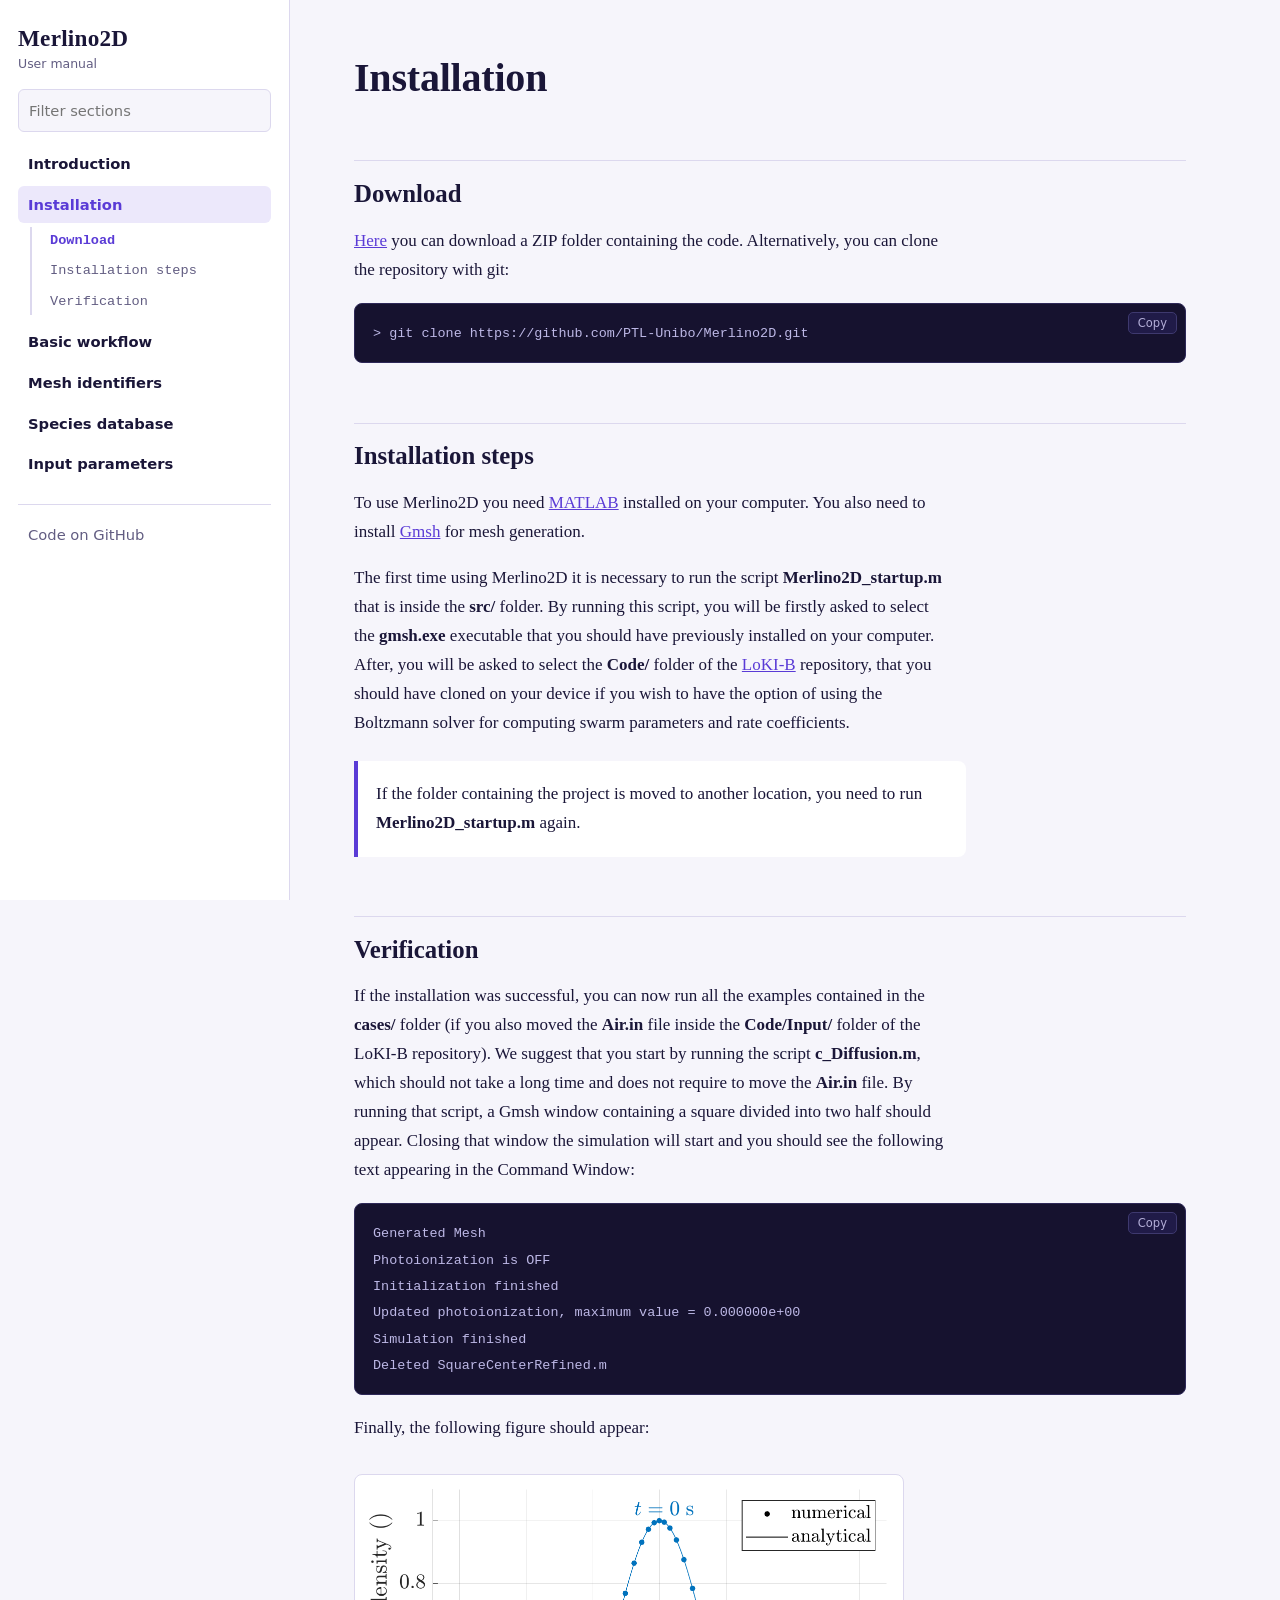
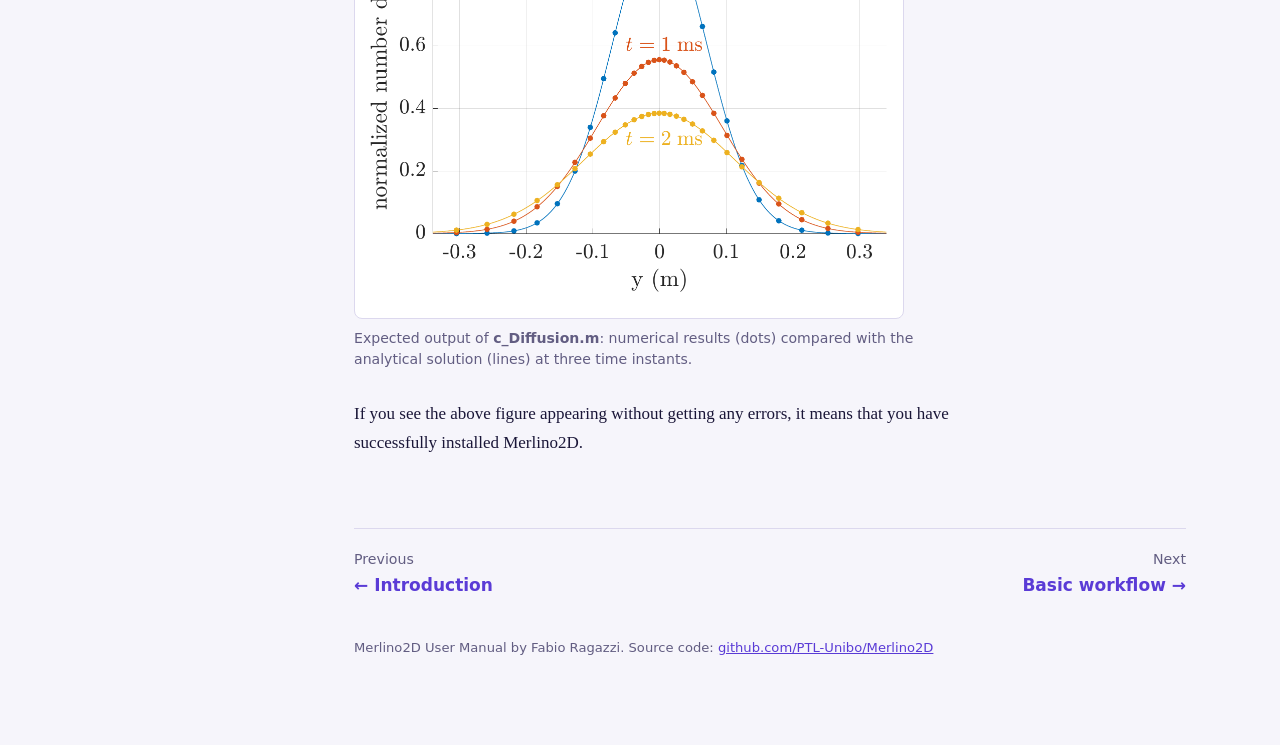
<file: installation.html>
<!doctype html>
<html lang="en">
<head>
<meta charset="utf-8">
<meta name="viewport" content="width=device-width, initial-scale=1">
<title>Installation · Merlino2D User Manual</title>
<meta name="description" content="How to download and install Merlino2D, and verify the installation.">
<link rel="stylesheet" href="assets/vendor/katex/katex.min.css">
<link rel="stylesheet" href="assets/style.css">
</head>
<body data-page="installation.html">
<header class="topbar"><a href="index.html">Merlino2D</a><button id="menu-btn" type="button" aria-expanded="false" aria-controls="sidebar">Menu</button></header>
<div class="layout">
<aside id="sidebar" aria-label="Site navigation"><noscript><a href="index.html">Introduction</a></noscript></aside>
<main id="content">
<h1>Installation</h1>
<h2 id="download">Download</h2>
<p><a href="https://github.com/PTL-Unibo/Merlino2D">Here</a> you can download a ZIP folder containing the code. Alternatively, you can clone the repository with git:</p>
<pre class="console"><code class="language-console">&gt; git clone https://github.com/PTL-Unibo/Merlino2D.git</code></pre>
<h2 id="installation-steps">Installation steps</h2>
<p>To use Merlino2D you need <a href="https://it.mathworks.com/">MATLAB</a> installed on your computer. You also need to install <a href="https://gmsh.info/">Gmsh</a> for mesh generation.</p>
<p>The first time using Merlino2D it is necessary to run the script <strong>Merlino2D_startup.m</strong> that is inside the <strong>src/</strong> folder. By running this script, you will be firstly asked to select the <strong>gmsh.exe</strong> executable that you should have previously installed on your computer. After, you will be asked to select the <strong>Code/</strong> folder of the <a href="https://github.com/LoKI-Suite/LoKI-B">LoKI-B</a> repository, that you should have cloned on your device if you wish to have the option of using the Boltzmann solver for computing swarm parameters and rate coefficients.</p>
<div class="note"><p>If the folder containing the project is moved to another location, you need to run <strong>Merlino2D_startup.m</strong> again.</p></div>
<h2 id="verification">Verification</h2>
<p>If the installation was successful, you can now run all the examples contained in the <strong>cases/</strong> folder (if you also moved the <strong>Air.in</strong> file inside the <strong>Code/Input/</strong> folder of the LoKI-B repository). We suggest that you start by running the script <strong>c_Diffusion.m</strong>, which should not take a long time and does not require to move the <strong>Air.in</strong> file. By running that script, a Gmsh window containing a square divided into two half should appear. Closing that window the simulation will start and you should see the following text appearing in the Command Window:</p>
<pre class="console"><code class="language-console">Generated Mesh
Photoionization is OFF
Initialization finished
Updated photoionization, maximum value = 0.000000e+00
Simulation finished
Deleted SquareCenterRefined.m</code></pre>
<p>Finally, the following figure should appear:</p>
<figure>
<div class="plate"><img src="assets/img/fig_diffusion.png" width="520" alt="Plot of normalized number density against y in metres, at t = 0 s, 1 ms and 2 ms. The numerical points lie on the analytical curves, which flatten and widen over time."></div>
<figcaption>Expected output of <strong>c_Diffusion.m</strong>: numerical results (dots) compared with the analytical solution (lines) at three time instants.</figcaption>
</figure>
<p>If you see the above figure appearing without getting any errors, it means that you have successfully installed Merlino2D.</p>
<div class="pager" id="pager"></div>
<footer class="site">Merlino2D User Manual by Fabio Ragazzi. Source code: <a href="https://github.com/PTL-Unibo/Merlino2D">github.com/PTL-Unibo/Merlino2D</a></footer>
</main>
</div>
<script defer src="assets/vendor/katex/katex.min.js"></script>
<script defer src="assets/vendor/katex/auto-render.min.js"></script>
<script defer src="assets/site.js"></script>
</body>
</html>
</file>
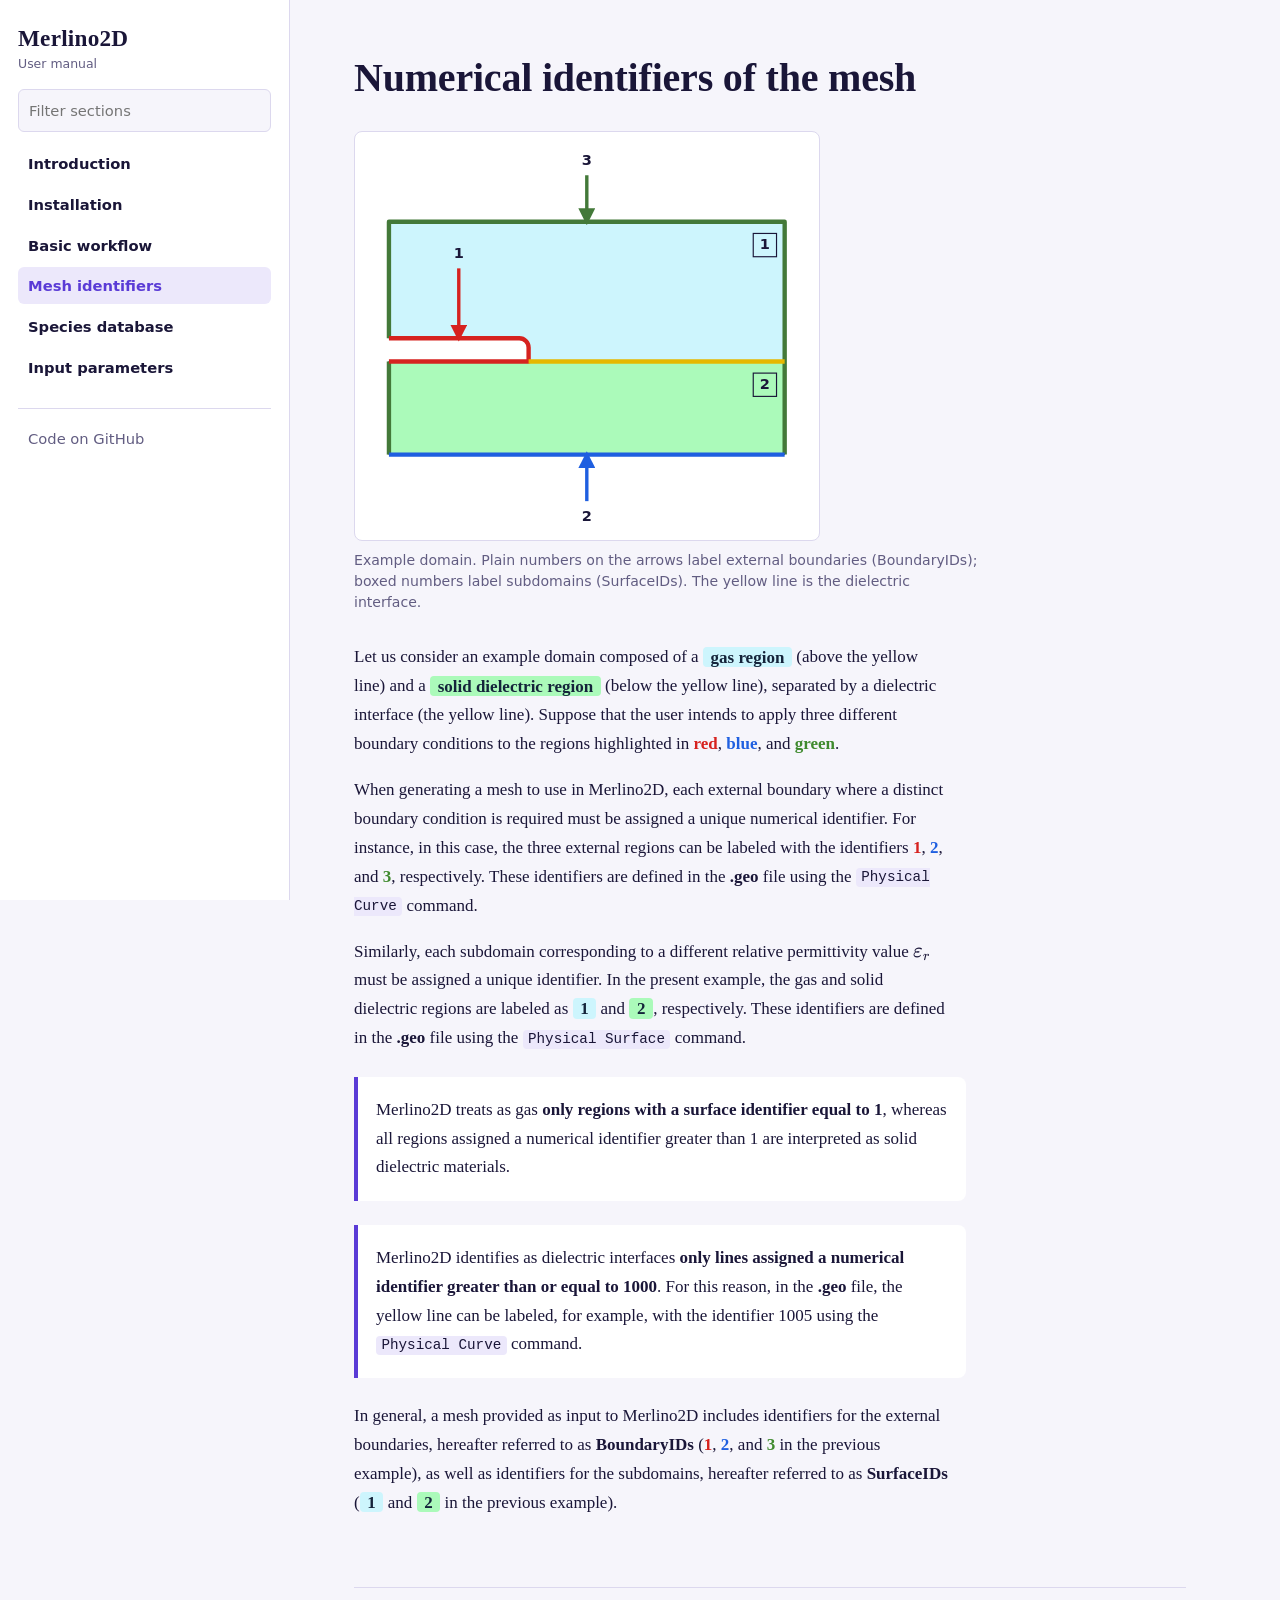
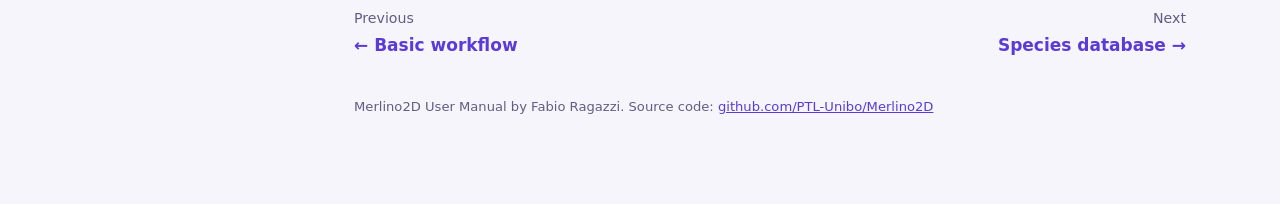
<file: mesh-identifiers.html>
<!doctype html>
<html lang="en">
<head>
<meta charset="utf-8">
<meta name="viewport" content="width=device-width, initial-scale=1">
<title>Mesh identifiers · Merlino2D User Manual</title>
<meta name="description" content="How boundaries and subdomains of a Gmsh mesh are labelled for Merlino2D.">
<link rel="stylesheet" href="assets/vendor/katex/katex.min.css">
<link rel="stylesheet" href="assets/style.css">
</head>
<body data-page="mesh-identifiers.html">
<header class="topbar"><a href="index.html">Merlino2D</a><button id="menu-btn" type="button" aria-expanded="false" aria-controls="sidebar">Menu</button></header>
<div class="layout">
<aside id="sidebar" aria-label="Site navigation"><noscript><a href="index.html">Introduction</a></noscript></aside>
<main id="content">
<h1>Numerical identifiers of the mesh</h1>
<figure><svg viewBox="0 0 466 408" width="466" role="img" aria-labelledby="mesh-t mesh-d" xmlns="http://www.w3.org/2000/svg" style="color:var(--ink)">
<title id="mesh-t">Example domain with numerical identifiers</title>
<desc id="mesh-d">A rectangular domain with a solid dielectric region (identifier 2) at the bottom and a gas region (identifier 1) above it, separated by a dielectric interface drawn in yellow. A rounded electrode sits on the left at the dielectric surface. The electrode boundary is red (identifier 1), the bottom boundary blue (identifier 2), and the remaining left, top and right boundaries green (identifier 3).</desc>
<defs><marker id="h-437939" viewBox="0 0 10 10" refX="8" refY="5" markerWidth="5" markerHeight="5" orient="auto"><path d="M0 0 L10 5 L0 10 z" fill="#437939"/></marker><marker id="h-1f5fe0" viewBox="0 0 10 10" refX="8" refY="5" markerWidth="5" markerHeight="5" orient="auto"><path d="M0 0 L10 5 L0 10 z" fill="#1f5fe0"/></marker><marker id="h-d6221f" viewBox="0 0 10 10" refX="8" refY="5" markerWidth="5" markerHeight="5" orient="auto"><path d="M0 0 L10 5 L0 10 z" fill="#d6221f"/></marker></defs>
<rect x="28.8" y="230.4" width="408.0" height="96.0" fill="#abfaba" stroke="#14233a" stroke-width="0.8"/>
<path d="M 172.8 230.4 L 172.8 216.0 A 9.600000000000001 9.600000000000001 0 0 0 163.2 206.4 L 28.8 206.4 L 28.8 86.4 L 436.8 86.4 L 436.8 230.4 Z" fill="#cdf5fd" stroke="#14233a" stroke-width="0.8"/>
<path d="M 28.8 326.4 L 28.8 230.4" stroke="#437939" stroke-width="4.5" fill="none"/>
<path d="M 28.8 206.4 L 28.8 86.4 L 436.8 86.4 L 436.8 326.4" stroke="#437939" stroke-width="4.5" fill="none" stroke-linejoin="round"/>
<path d="M 28.8 230.4 L 172.8 230.4 L 172.8 216.0 A 9.600000000000001 9.600000000000001 0 0 0 163.2 206.4 L 28.8 206.4" stroke="#d6221f" stroke-width="4.5" fill="none" stroke-linejoin="round"/>
<path d="M 28.8 326.4 L 436.8 326.4" stroke="#1f5fe0" stroke-width="4.5" fill="none"/>
<path d="M 172.8 230.4 L 436.8 230.4" stroke="#e6b800" stroke-width="4.5" fill="none"/>
<line x1="232.8" y1="38.4" x2="232.8" y2="86.4" stroke="#437939" stroke-width="3.5" marker-end="url(#h-437939)"/><text class="lbl" x="232.8" y="24.0" text-anchor="middle" dominant-baseline="middle">3</text>
<line x1="232.8" y1="374.4" x2="232.8" y2="326.4" stroke="#1f5fe0" stroke-width="3.5" marker-end="url(#h-1f5fe0)"/><text class="lbl" x="232.8" y="391.2" text-anchor="middle" dominant-baseline="middle">2</text>
<line x1="100.8" y1="134.4" x2="100.8" y2="206.4" stroke="#d6221f" stroke-width="3.5" marker-end="url(#h-d6221f)"/><text class="lbl" x="100.8" y="120.0" text-anchor="middle" dominant-baseline="middle">1</text>
<rect x="404.4" y="242.4" width="24" height="24" fill="none" stroke="currentColor" stroke-width="1.2"/><text class="lbl" x="416.4" y="254.4" text-anchor="middle" dominant-baseline="middle">2</text><rect x="404.4" y="98.4" width="24" height="24" fill="none" stroke="currentColor" stroke-width="1.2"/><text class="lbl" x="416.4" y="110.4" text-anchor="middle" dominant-baseline="middle">1</text>
</svg><figcaption>Example domain. Plain numbers on the arrows label external boundaries (BoundaryIDs); boxed numbers label subdomains (SurfaceIDs). The yellow line is the dielectric interface.</figcaption></figure>
<p>Let us consider an example domain composed of a <span class="chip air">gas region</span> (above the yellow line) and a <span class="chip diel">solid dielectric region</span> (below the yellow line), separated by a dielectric interface (the yellow line). Suppose that the user intends to apply three different boundary conditions to the regions highlighted in <span class="c-red">red</span>, <span class="c-blue">blue</span>, and <span class="c-green">green</span>.</p>
<p>When generating a mesh to use in Merlino2D, each external boundary where a distinct boundary condition is required must be assigned a unique numerical identifier. For instance, in this case, the three external regions can be labeled with the identifiers <span class="c-red">1</span>, <span class="c-blue">2</span>, and <span class="c-green">3</span>, respectively. These identifiers are defined in the <strong>.geo</strong> file using the <code class="m">Physical Curve</code> command.</p>
<p>Similarly, each subdomain corresponding to a different relative permittivity value \(\varepsilon_r\) must be assigned a unique identifier. In the present example, the gas and solid dielectric regions are labeled as <span class="chip air">1</span> and <span class="chip diel">2</span>, respectively. These identifiers are defined in the <strong>.geo</strong> file using the <code class="m">Physical Surface</code> command.</p>
<div class="note"><p>Merlino2D treats as gas <strong>only regions with a surface identifier equal to 1</strong>, whereas all regions assigned a numerical identifier greater than 1 are interpreted as solid dielectric materials.</p></div>
<div class="note"><p>Merlino2D identifies as dielectric interfaces <strong>only lines assigned a numerical identifier greater than or equal to 1000</strong>. For this reason, in the <strong>.geo</strong> file, the yellow line can be labeled, for example, with the identifier 1005 using the <code class="m">Physical Curve</code> command.</p></div>
<p>In general, a mesh provided as input to Merlino2D includes identifiers for the external boundaries, hereafter referred to as <strong>BoundaryIDs</strong> (<span class="c-red">1</span>, <span class="c-blue">2</span>, and <span class="c-green">3</span> in the previous example), as well as identifiers for the subdomains, hereafter referred to as <strong>SurfaceIDs</strong> (<span class="chip air">1</span> and <span class="chip diel">2</span> in the previous example).</p>
<div class="pager" id="pager"></div>
<footer class="site">Merlino2D User Manual by Fabio Ragazzi. Source code: <a href="https://github.com/PTL-Unibo/Merlino2D">github.com/PTL-Unibo/Merlino2D</a></footer>
</main>
</div>
<script defer src="assets/vendor/katex/katex.min.js"></script>
<script defer src="assets/vendor/katex/auto-render.min.js"></script>
<script defer src="assets/site.js"></script>
</body>
</html>
</file>
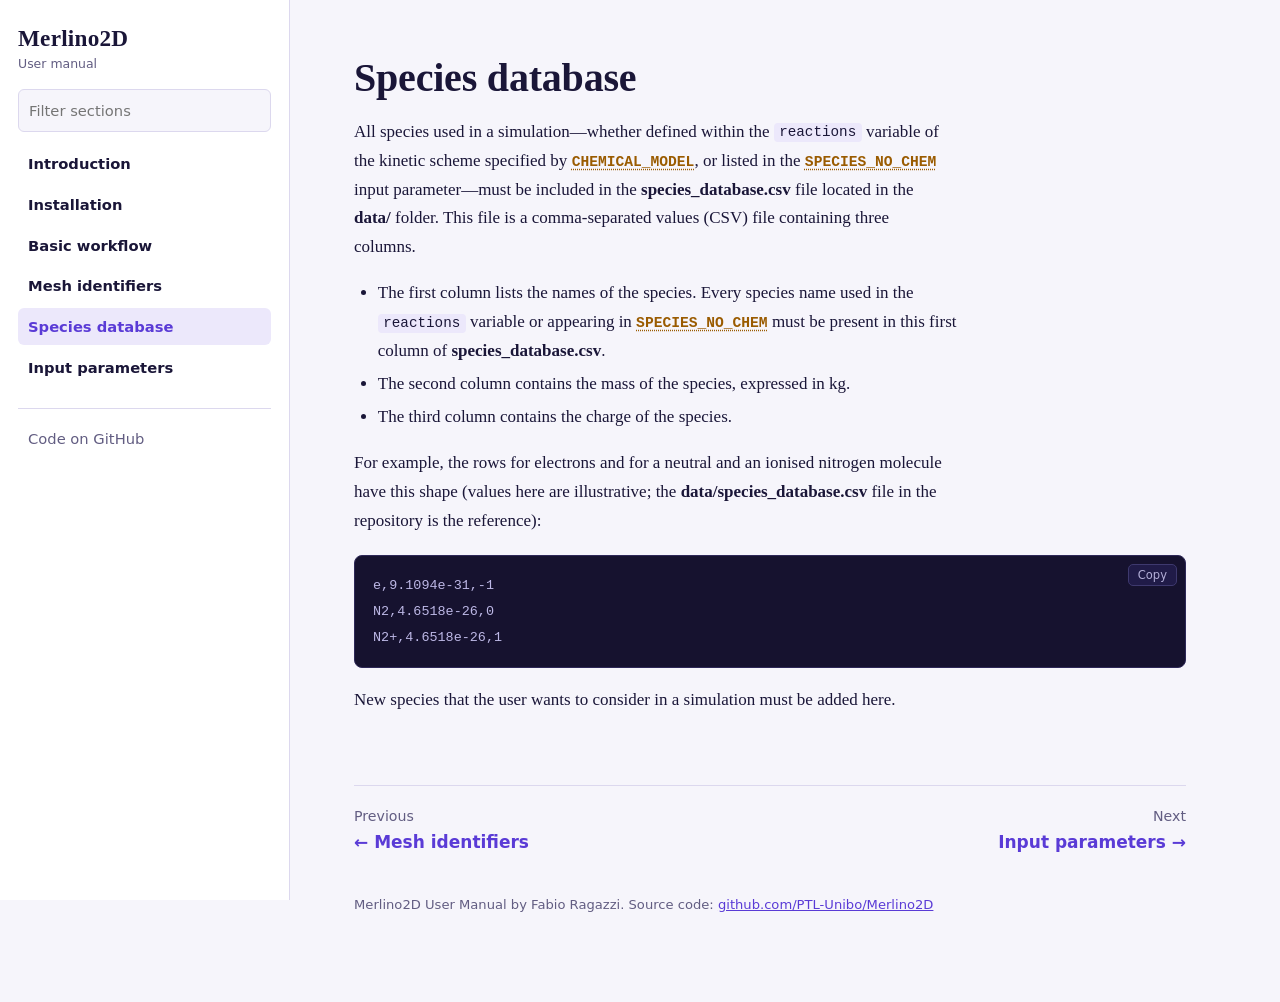
<file: species-database.html>
<!doctype html>
<html lang="en">
<head>
<meta charset="utf-8">
<meta name="viewport" content="width=device-width, initial-scale=1">
<title>Species database · Merlino2D User Manual</title>
<meta name="description" content="The species_database.csv file that lists every species used in a simulation.">
<link rel="stylesheet" href="assets/vendor/katex/katex.min.css">
<link rel="stylesheet" href="assets/style.css">
</head>
<body data-page="species-database.html">
<header class="topbar"><a href="index.html">Merlino2D</a><button id="menu-btn" type="button" aria-expanded="false" aria-controls="sidebar">Menu</button></header>
<div class="layout">
<aside id="sidebar" aria-label="Site navigation"><noscript><a href="index.html">Introduction</a></noscript></aside>
<main id="content">
<h1>Species database</h1>
<p>All species used in a simulation—whether defined within the <code class="m">reactions</code> variable of the kinetic scheme specified by <a class="param" href="input-parameters.html#chemical-model">CHEMICAL_MODEL</a>, or listed in the <a class="param" href="input-parameters.html#species-no-chem">SPECIES_NO_CHEM</a> input parameter—must be included in the <strong>species_database.csv</strong> file located in the <strong>data/</strong> folder. This file is a comma-separated values (CSV) file containing three columns.</p>
<ul><li>The first column lists the names of the species. Every species name used in the <code class="m">reactions</code> variable or appearing in <a class="param" href="input-parameters.html#species-no-chem">SPECIES_NO_CHEM</a> must be present in this first column of <strong>species_database.csv</strong>.</li><li>The second column contains the mass of the species, expressed in kg.</li><li>The third column contains the charge of the species.</li></ul>
<p>For example, the rows for electrons and for a neutral and an ionised nitrogen molecule have this shape (values here are illustrative; the <strong>data/species_database.csv</strong> file in the repository is the reference):</p>
<pre class="console"><code class="language-console">e,9.1094e-31,-1
N2,4.6518e-26,0
N2+,4.6518e-26,1</code></pre>
<p>New species that the user wants to consider in a simulation must be added here.</p>
<div class="pager" id="pager"></div>
<footer class="site">Merlino2D User Manual by Fabio Ragazzi. Source code: <a href="https://github.com/PTL-Unibo/Merlino2D">github.com/PTL-Unibo/Merlino2D</a></footer>
</main>
</div>
<script defer src="assets/vendor/katex/katex.min.js"></script>
<script defer src="assets/vendor/katex/auto-render.min.js"></script>
<script defer src="assets/site.js"></script>
</body>
</html>
</file>
<file: assets/style.css>
/* ---------- Tokens ---------- */
:root{
  --bg:#f6f5fb; --panel:#ffffff; --ink:#1a1638; --muted:#625d82; --line:#dcd8ee;
  --accent:#5a3bd6; --accent-soft:#ece8fb; --accent-ink:#ffffff;
  --code-bg:#16122f; --code-ink:#e6e3fb; --code-line:#2e2858;
  --tok-kw:#8fb4ff; --tok-str:#d6a8ff; --tok-com:#7fd1a0; --tok-num:#f4c27a;
  --warn:#9a5b00; --warn-bg:#fff4dc;
  --serif:"Iowan Old Style","Palatino Linotype",Palatino,"Book Antiqua",Georgia,serif;
  --sans:system-ui,-apple-system,"Segoe UI",Roboto,Helvetica,Arial,sans-serif;
  --mono:ui-monospace,"SF Mono",Menlo,Consolas,"Liberation Mono",monospace;
  --side:290px;
}
@media (prefers-color-scheme:dark){
  :root{
    --bg:#0f0c24; --panel:#17133a; --ink:#e9e6ff; --muted:#9c97c4; --line:#2c2757;
    --accent:#a58bff; --accent-soft:#251f58; --accent-ink:#120d33;
    --code-bg:#0a0820; --code-line:#2a2552;
    --warn:#f2c97d; --warn-bg:#2d2412;
  }
}

/* ---------- Base ---------- */
*{box-sizing:border-box}
html{scroll-behavior:smooth;scroll-padding-top:20px}
body{margin:0;background:var(--bg);color:var(--ink);font:17px/1.7 var(--serif)}
a{color:var(--accent)}
a:focus-visible,button:focus-visible,input:focus-visible,summary:focus-visible{outline:2px solid var(--accent);outline-offset:2px;border-radius:4px}
::selection{background:var(--accent);color:var(--accent-ink)}

/* ---------- Layout ---------- */
.layout{display:grid;grid-template-columns:var(--side) minmax(0,1fr);min-height:100vh}
#sidebar{position:sticky;top:0;height:100vh;overflow-y:auto;padding:26px 18px 40px;
  background:var(--panel);border-right:1px solid var(--line);font-family:var(--sans);font-size:.92rem}
#content{padding:56px clamp(22px,5vw,80px) 90px;max-width:960px;width:100%}
.topbar{display:none}

/* ---------- Sidebar ---------- */
.brand{display:block;text-decoration:none;color:var(--ink);font:700 1.45rem/1.1 var(--serif);letter-spacing:.01em}
.brand small{display:block;margin-top:4px;font:400 .78rem var(--sans);color:var(--muted);letter-spacing:0}
.filter{width:100%;margin:18px 0 10px;padding:8px 10px;border:1px solid var(--line);border-radius:6px;
  background:var(--bg);color:var(--ink);font:inherit}
#nav ul{list-style:none;margin:0;padding:0}
#nav>ul>li>a{display:block;padding:6px 10px;border-radius:6px;color:var(--ink);text-decoration:none;font-weight:600}
#nav a:hover{background:var(--accent-soft)}
#nav a[aria-current="page"]{background:var(--accent-soft);color:var(--accent)}
#nav ul ul{margin:2px 0 8px 12px;padding-left:10px;border-left:2px solid var(--line)}
#nav ul ul a{display:block;padding:2px 8px;color:var(--muted);text-decoration:none;font-size:.85rem;border-radius:4px;
  font-family:var(--mono);overflow-wrap:anywhere}
#nav ul ul a.sub{font-family:var(--sans);padding-left:20px}
#nav ul ul a.active{color:var(--accent);font-weight:600}
.side-links{margin-top:22px;padding-top:14px;border-top:1px solid var(--line)}
.side-links a{display:block;padding:3px 10px;color:var(--muted);text-decoration:none}
.side-links a:hover{color:var(--accent)}
.hidden{display:none!important}

/* ---------- Typography ---------- */
h1{font:700 2.5rem/1.12 var(--serif);margin:0 0 .35em;letter-spacing:-.005em}
h2{font:700 1.55rem/1.25 var(--serif);margin:2.4em 0 .5em;padding-top:.7em;border-top:1px solid var(--line)}
h3{font:700 1.15rem/1.3 var(--serif);margin:1.9em 0 .4em}
h4{font:700 1rem var(--serif);margin:1.5em 0 .3em}
h2.param{font-family:var(--mono);font-size:1.3rem;font-weight:600}
h2 .anchor,h3 .anchor{margin-left:.4em;font:400 .8em var(--sans);text-decoration:none;color:var(--muted);opacity:0}
h2:hover .anchor,h3:hover .anchor,.anchor:focus{opacity:1}
p,li,dd{max-width:70ch}
ul,ol{padding-left:1.4em}
li{margin:.25em 0}
.lede{font-size:1.25rem;line-height:1.55;color:var(--muted);max-width:60ch;margin:0 0 1.6em}
strong{font-weight:700}

/* ---------- Code ---------- */
code{font:.84em var(--mono);background:var(--accent-soft);padding:.1em .38em;border-radius:4px;
  overflow-wrap:anywhere;word-break:break-word}
pre{position:relative;margin:1.1em 0;background:var(--code-bg);color:var(--code-ink);padding:16px 18px;
  border-radius:8px;border:1px solid var(--code-line);overflow-x:auto;line-height:1.55;tab-size:4}
pre code{background:none;padding:0;color:inherit;font-size:.84rem;word-break:normal;overflow-wrap:normal}
pre .copy{position:absolute;top:8px;right:8px;font:.72rem var(--sans);padding:3px 9px;border-radius:5px;
  border:1px solid #45407a;background:#221d4d;color:#cfcaf5;cursor:pointer;opacity:.85}
pre .copy:hover{opacity:1}
.tok-kw{color:var(--tok-kw)} .tok-str{color:var(--tok-str)} .tok-com{color:var(--tok-com);font-style:italic} .tok-num{color:var(--tok-num)}
code.m .tok-kw{color:#2a54c4} code.m .tok-str{color:#8a1fc9} code.m .tok-com{color:#1f7d3a} code.m .tok-num{color:#9a5b00}
@media (prefers-color-scheme:dark){
  code.m .tok-kw{color:var(--tok-kw)} code.m .tok-str{color:var(--tok-str)} code.m .tok-com{color:var(--tok-com)} code.m .tok-num{color:var(--tok-num)}
}
pre.console code{color:#bdb8e6}
pre .filename{display:block;margin:-4px 0 8px;font:.75rem var(--sans);color:#9a94cf}

/* parameter links (orange in the PDF) */
a.param{font-family:var(--mono);font-size:.86em;font-weight:600;text-decoration:underline dotted;text-underline-offset:3px;color:var(--warn)}
a.param:hover{text-decoration-style:solid}
.file{font-weight:700}

/* ---------- Callouts, chips, tables ---------- */
.note{margin:1.4em 0;padding:12px 18px;border-left:4px solid var(--accent);background:var(--panel);border-radius:0 8px 8px 0;max-width:72ch}
.note p{margin:.4em 0}
.warn{border-left-color:var(--warn);background:var(--warn-bg)}
.chip{padding:.05em .45em;border-radius:4px;font-weight:600;color:#14233a;white-space:nowrap}
.chip.air{background:#cdf5fd} .chip.diel{background:#abfaba}
.c-red{color:#d6221f;font-weight:700} .c-blue{color:#1f5fe0;font-weight:700} .c-green{color:#3f8a2e;font-weight:700}
@media (prefers-color-scheme:dark){.c-red{color:#ff7b78}.c-blue{color:#7fa8ff}.c-green{color:#7fd16a}}
.table-wrap{overflow-x:auto;margin:1.2em 0}
table{border-collapse:collapse;width:100%;background:var(--panel);font:.9rem/1.5 var(--sans)}
th,td{border:1px solid var(--line);padding:7px 12px;text-align:left;vertical-align:top}
th{background:var(--accent-soft);font-weight:600}
td code{white-space:nowrap}
figure{margin:1.8em 0}
figure img,figure svg{max-width:100%;height:auto}
figure .plate{background:#fff;border:1px solid var(--line);border-radius:8px;padding:14px;display:inline-block;max-width:100%}
figure svg{display:block;background:var(--panel);border-radius:8px;border:1px solid var(--line);padding:6px}
figcaption{margin-top:.6em;font:.88rem/1.5 var(--sans);color:var(--muted);max-width:70ch}
svg .lbl{fill:var(--ink);font:700 15px var(--sans)}
.math-display{overflow-x:auto;padding:4px 0}

/* ---------- Pipeline (home) ---------- */
.pipeline{display:flex;flex-wrap:wrap;gap:0;margin:2em 0;padding:0;list-style:none;font-family:var(--sans)}
.pipeline li{margin:0;max-width:none;flex:1 1 150px;position:relative;padding:14px 18px 14px 22px;
  background:var(--panel);border:1px solid var(--line);border-left-width:0}
.pipeline li:first-child{border-left-width:1px;border-radius:8px 0 0 8px}
.pipeline li:last-child{border-radius:0 8px 8px 0}
.pipeline li+li::before{content:"";position:absolute;left:-1px;top:50%;width:10px;height:10px;margin-top:-5px;
  border-top:2px solid var(--accent);border-right:2px solid var(--accent);transform:translateX(-5px) rotate(45deg);background:var(--panel)}
.pipeline a{font:600 .98rem var(--mono);color:var(--ink);text-decoration:none}
.pipeline a:hover{color:var(--accent)}
.pipeline span{display:block;margin-top:2px;font-size:.8rem;color:var(--muted)}

/* ---------- Pager ---------- */
.pager{display:flex;justify-content:space-between;gap:16px;margin-top:70px;padding-top:18px;border-top:1px solid var(--line);font-family:var(--sans)}
.pager a{text-decoration:none;font-weight:600}
.pager small{display:block;font-weight:400;color:var(--muted)}
.pager .next{text-align:right;margin-left:auto}
footer.site{margin-top:40px;font:.82rem var(--sans);color:var(--muted)}

/* ---------- Mobile ---------- */
@media (max-width:900px){
  .layout{grid-template-columns:minmax(0,1fr)}
  .topbar{display:flex;align-items:center;justify-content:space-between;padding:10px 18px;background:var(--panel);
    border-bottom:1px solid var(--line);position:sticky;top:0;z-index:20;font-family:var(--sans)}
  .topbar a{font:700 1.1rem var(--serif);color:var(--ink);text-decoration:none}
  .topbar button{padding:6px 12px;border:1px solid var(--line);background:var(--bg);color:var(--ink);border-radius:6px;font:inherit;cursor:pointer}
  #sidebar{position:fixed;inset:0 25% 0 0;z-index:30;height:100%;transform:translateX(-100%);transition:transform .2s;max-width:340px}
  body.menu-open #sidebar{transform:none;box-shadow:0 0 0 100vmax rgba(0,0,0,.45)}
  #content{padding-top:34px}
  h1{font-size:2rem}
}
@media (prefers-reduced-motion:reduce){html{scroll-behavior:auto}#sidebar{transition:none}}
@media print{#sidebar,.topbar,.pager,.copy{display:none!important}.layout{display:block}body{background:#fff;color:#000}}
</file>
